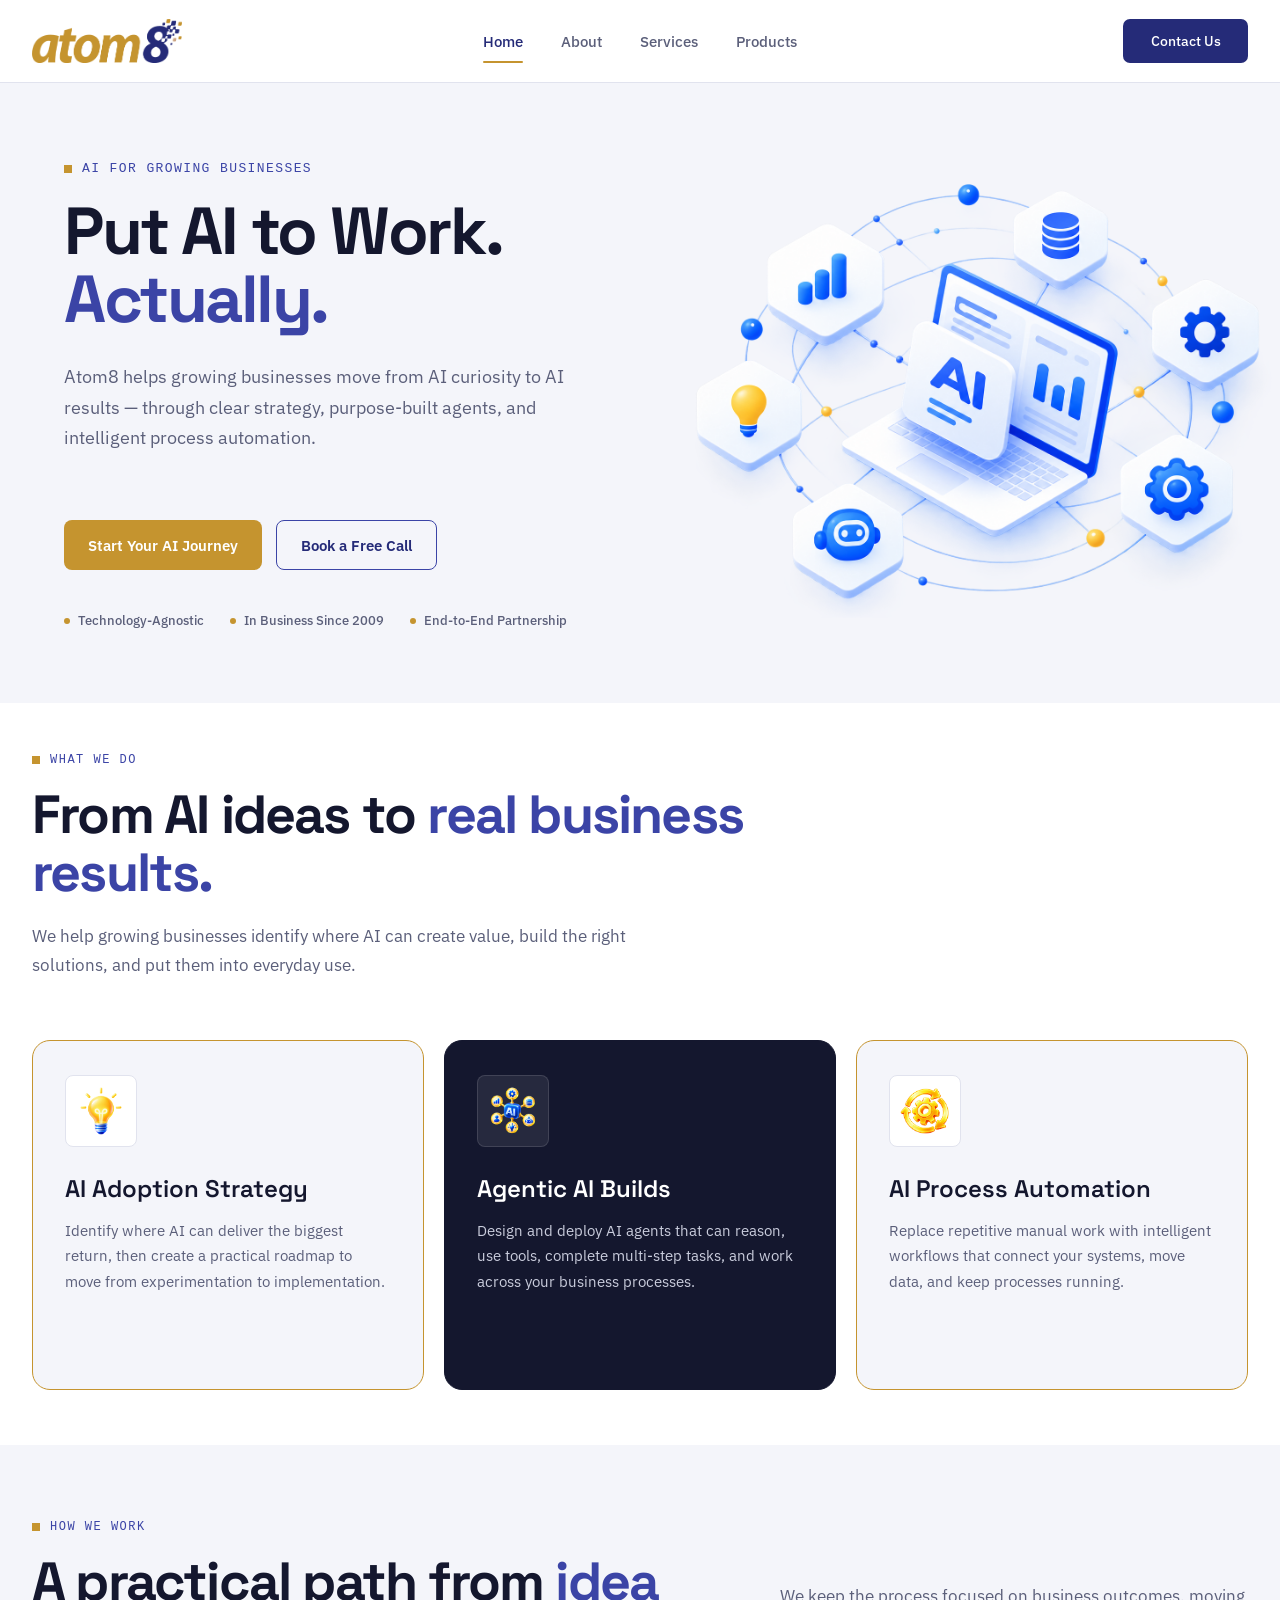
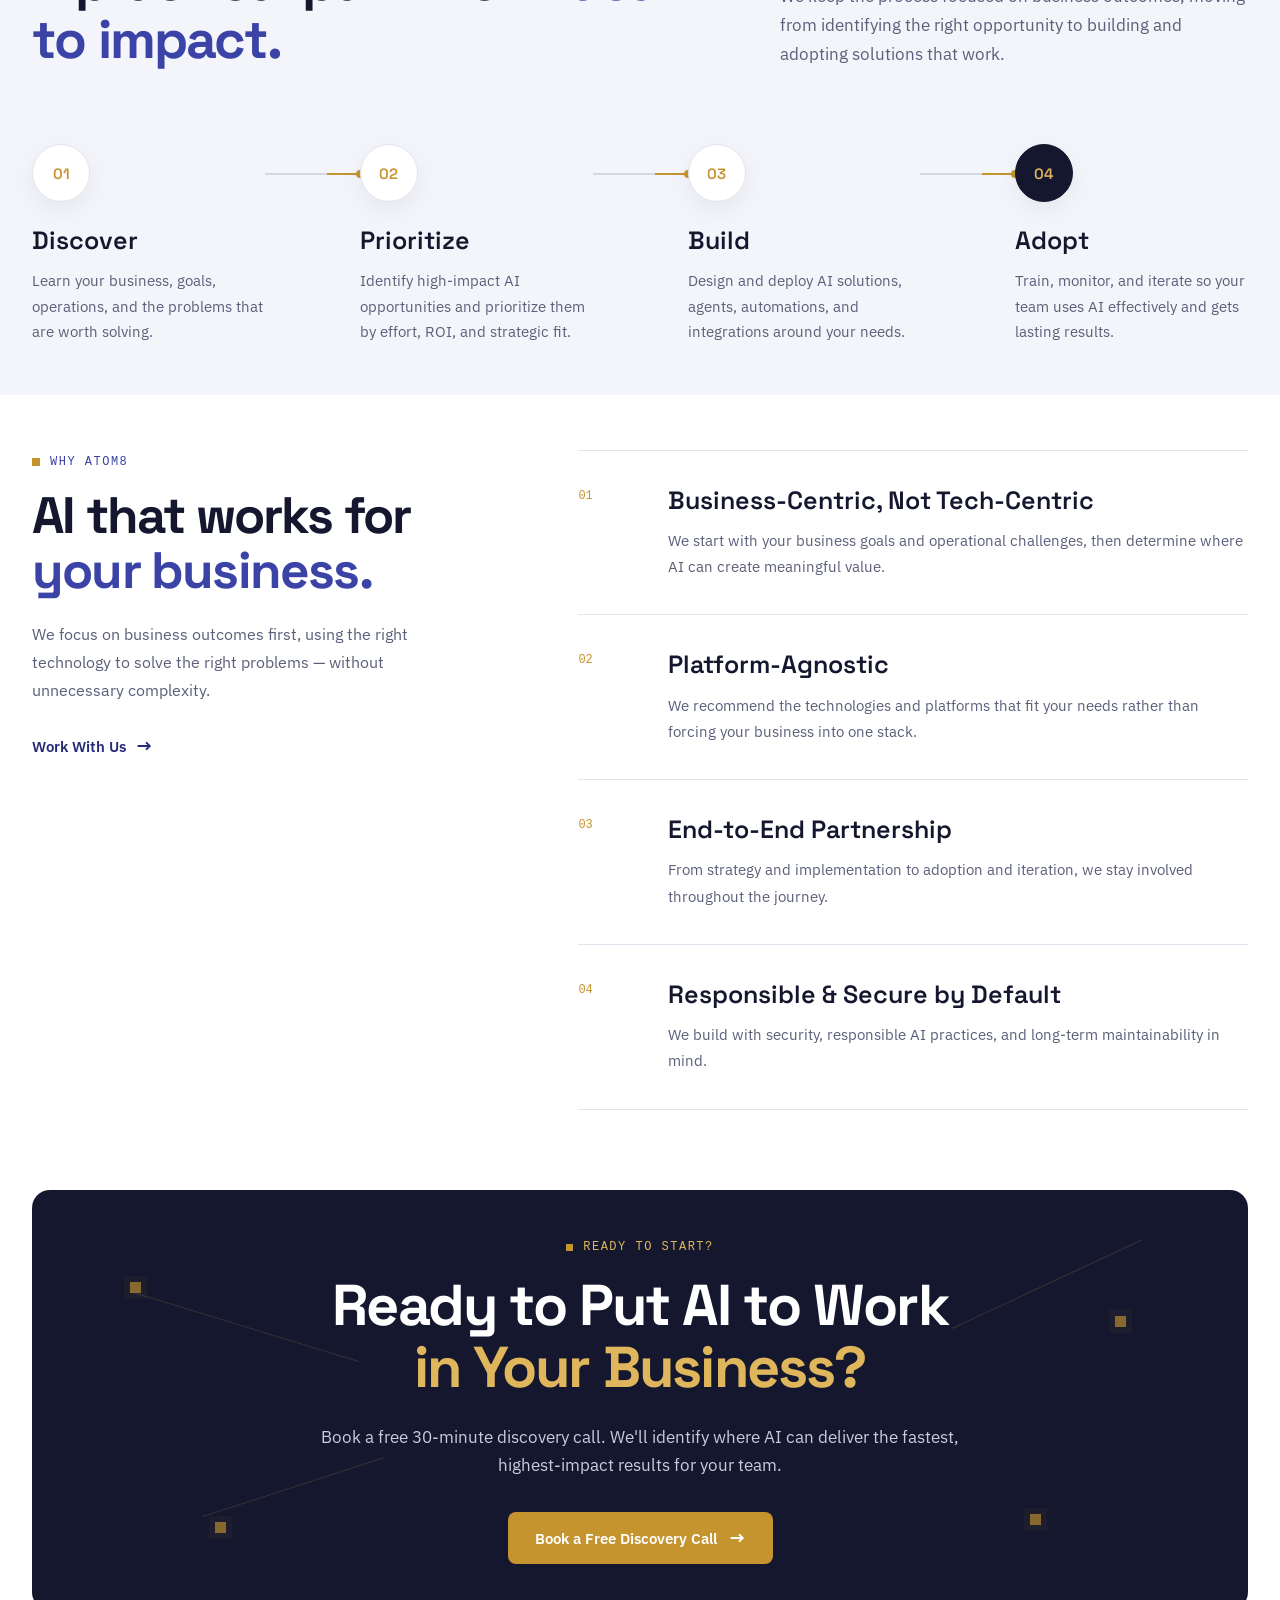
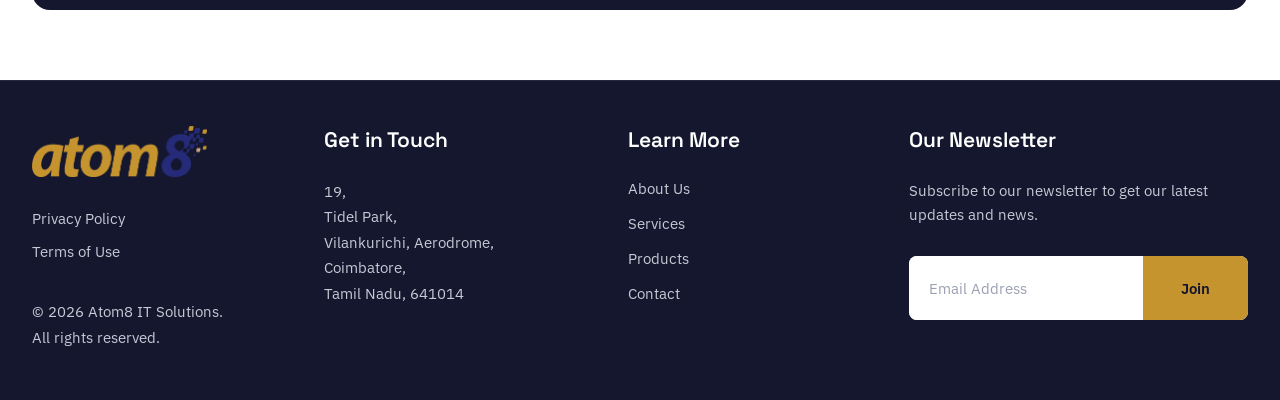
<file: index.html>
<!DOCTYPE html>
<html lang="en">
<head>
    <meta charset="UTF-8">
    <meta name="viewport" content="width=device-width, initial-scale=1.0">
    <title>Atom8 IT Solutions</title>
    <!-- Google Fonts -->
    <link rel="preconnect" href="https://fonts.googleapis.com">
    <link rel="preconnect" href="https://fonts.gstatic.com" crossorigin>
    <link
        href="https://fonts.googleapis.com/css2?family=Space+Grotesk:wght@500;600;700&family=IBM+Plex+Sans:wght@400;500;600&display=swap"
        rel="stylesheet"
    >
    <link rel="stylesheet" href="style.css">
</head>
<body>

    <!-- HEADER -->
    <header class="site-header">
        <div class="header-container">
            <!-- LOGO -->
            <a href="#" class="logo">
                <img src="assets/Atom8-Logo1.png" alt="Atom8 IT Solutions">
            </a>
            <!-- DESKTOP NAVIGATION -->
            <nav class="main-nav">
                <a href="#" class="nav-link active">Home</a>
                <a href="about.html" class="nav-link">About</a>
                <a href="services.html" class="nav-link">Services</a>
                <a href="products.html" class="nav-link">Products</a>
            </nav>
            <!-- CONTACT -->
            <a href="contact.html" class="contact-btn">
                Contact Us
            </a>
            <!-- MOBILE MENU -->
            <button class="menu-btn" id="menuBtn" aria-label="Open menu">
                <span></span>
                <span></span>
                <span></span>
            </button>
        </div>
        <!-- MOBILE NAVIGATION -->
        <nav class="mobile-nav" id="mobileNav">
            <a href="#" class="active">Home</a>
            <a href="about.html">About</a>
            <a href="#services">Services</a>
            <a href="products.html">Products</a>
            <a href="contact.html">Contact Us</a>
        </nav>
    </header>

<!-- ================================
     HERO
================================= -->
<main>
    <section class="hero">
        <div class="hero-container">
            <!-- LEFT CONTENT -->
            <div class="hero-content">
                <span class="hero-label">
                    AI FOR GROWING BUSINESSES
                </span>
                <h1>
                    Put AI to Work.
                    <span>Actually.</span>
                </h1>
                <p>
                    Atom8 helps growing businesses move from AI curiosity
                    to AI results — through clear strategy, purpose-built
                    agents, and intelligent process automation.
                </p>
                <div class="hero-actions">
                    <a href="contact.html" class="hero-btn primary">
                        Start Your AI Journey
                    </a>
                    <a href="contact.html" class="hero-btn secondary">
                        Book a Free Call
                    </a>
                </div>
                <!-- TRUST POINTS -->
                <div class="hero-trust">

                    <div class="trust-item">
                        <span class="trust-dot"></span>
                        Technology-Agnostic
                    </div>
                    <div class="trust-item">
                        <span class="trust-dot"></span>
                        In Business Since 2009
                    </div>
                    <div class="trust-item">
                        <span class="trust-dot"></span>
                        End-to-End Partnership
                    </div>
                </div>
            </div>
            <div class="hero-visual">
                <img
                    src="assets/hero_sections.png"
                    alt="AI solutions and automation"
                    class="hero-image"
                >
            </div>
        </div>
    </section>
    <!-- ================================
        WHAT WE DO
    ================================= -->
    <section class="what-we-do" id="services">
        <div class="section-container">
            <div class="section-heading">
                <span class="section-label">
                    WHAT WE DO
                </span>
                <h2>
                    From AI ideas to
                    <span>real business results.</span>
                </h2>
                <p>
                    We help growing businesses identify where AI can create
                    value, build the right solutions, and put them into
                    everyday use.
                </p>
            </div>
            <div class="services-grid">
                <!-- SERVICE 1 -->
                <article class="service-card">
                    <div class="service-icon">
                        <img
                            src="assets/ai_adoption.png"
                            alt="AI Adoption Strategy"
                        >
                    </div>
                    <h3>
                        AI Adoption Strategy
                    </h3>
                    <p>
                        Identify where AI can deliver the biggest return,
                        then create a practical roadmap to move from
                        experimentation to implementation.
                    </p>
                </article>
                <!-- SERVICE 2 -->
                <article class="service-card featured">
                    <div class="service-icon">
                        <img
                            src="assets/agentic_ai.png"
                            alt="Agentic AI Builds"
                        >
                    </div>
                    <h3>
                        Agentic AI Builds
                    </h3>
                    <p>
                        Design and deploy AI agents that can reason,
                        use tools, complete multi-step tasks, and work
                        across your business processes.
                    </p>
                </article>
                <!-- SERVICE 3 -->
                <article class="service-card">
                    <div class="service-icon">
                        <img
                            src="assets/ai_process.png"
                            alt="AI Process Automation"
                        >
                    </div>
                    <h3>
                        AI Process Automation
                    </h3>
                    <p>
                        Replace repetitive manual work with intelligent
                        workflows that connect your systems, move data,
                        and keep processes running.
                    </p>
                </article>
            </div>
        </div>
    </section>

        <!-- ================================
                HOW WE WORK
        ================================= -->
        <section class="process-section">
            <div class="section-container">
                <div class="process-header">
                    <div>
                        <span class="section-label">
                            HOW WE WORK
                        </span>
                        <h2>
                            A practical path from
                            <span>idea to impact.</span>
                        </h2>
                    </div>
                    <p>
                        We keep the process focused on business outcomes,
                        moving from identifying the right opportunity to
                        building and adopting solutions that work.
                    </p>
                </div>
                <div class="process-flow">
                    <!-- STEP 01 -->
                    <div class="process-step">
                        <div class="process-top">
                            <span class="process-number">01</span>
                            <div class="process-node">
                                <span>01</span>
                            </div>
                        </div>
                        <h3>Discover</h3>
                        <p>
                            Learn your business, goals, operations, and
                            the problems that are worth solving.
                        </p>
                    </div>
                    <div class="process-connector"></div>
                    <!-- STEP 02 -->
                    <div class="process-step">
                        <div class="process-top">
                            <span class="process-number">02</span>
                            <div class="process-node">
                                <span>02</span>
                            </div>
                        </div>
                        <h3>Prioritize</h3>
                        <p>
                            Identify high-impact AI opportunities and
                            prioritize them by effort, ROI, and strategic fit.
                        </p>
                    </div>
                    <div class="process-connector"></div>
                    <!-- STEP 03 -->
                    <div class="process-step">
                        <div class="process-top">
                            <span class="process-number">03</span>
                            <div class="process-node">
                                <span>03</span>
                            </div>
                        </div>
                        <h3>Build</h3>
                        <p>
                            Design and deploy AI solutions, agents,
                            automations, and integrations around your needs.
                        </p>
                    </div>
                    <div class="process-connector"></div>
                    <!-- STEP 04 -->
                    <div class="process-step">
                        <div class="process-top">
                            <span class="process-number">04</span>
                            <div class="process-node">
                                <span>04</span>
                            </div>
                        </div>
                        <h3>Adopt</h3>
                        <p>
                            Train, monitor, and iterate so your team uses
                            AI effectively and gets lasting results.
                        </p>
                    </div>
                </div>
            </div>
        </section>

        <!-- ================================
            WHY ATOM8
        ================================= -->
        <section class="why-atom8" id="about">
            <div class="section-container">
                <div class="why-layout">
                    <!-- LEFT -->
                    <div class="why-heading">
                        <span class="section-label">
                            WHY ATOM8
                        </span>
                        <h2>
                            AI that works for
                            <span>your business.</span>
                        </h2>
                        <p>
                            We focus on business outcomes first, using the
                            right technology to solve the right problems —
                            without unnecessary complexity.
                        </p>
                        <a href="contact.html" class="why-link">
                            Work With Us
                            <span>→</span>
                        </a>
                    </div>
                    <!-- RIGHT -->
                    <div class="why-points">
                        <!-- POINT 01 -->
                        <div class="why-point">
                            <div class="why-point-number">
                                01
                            </div>
                            <div class="why-point-content">
                                <h3>
                                    Business-Centric,
                                    Not Tech-Centric
                                </h3>
                                <p>
                                    We start with your business goals and
                                    operational challenges, then determine
                                    where AI can create meaningful value.
                                </p>
                            </div>
                        </div>
                        <!-- POINT 02 -->
                        <div class="why-point">
                            <div class="why-point-number">
                                02
                            </div>
                            <div class="why-point-content">
                                <h3>
                                    Platform-Agnostic
                                </h3>
                                <p>
                                    We recommend the technologies and
                                    platforms that fit your needs rather
                                    than forcing your business into one stack.
                                </p>
                            </div>
                        </div>
                        <!-- POINT 03 -->
                        <div class="why-point">
                            <div class="why-point-number">
                                03
                            </div>
                            <div class="why-point-content">
                                <h3>
                                    End-to-End Partnership
                                </h3>
                                <p>
                                    From strategy and implementation to
                                    adoption and iteration, we stay involved
                                    throughout the journey.
                                </p>
                            </div>
                        </div>
                        <!-- POINT 04 -->
                        <div class="why-point">
                            <div class="why-point-number">
                                04
                            </div>
                            <div class="why-point-content">
                                <h3>
                                    Responsible & Secure
                                    by Default
                                </h3>
                                <p>
                                    We build with security, responsible AI
                                    practices, and long-term maintainability
                                    in mind.
                                </p>
                            </div>
                        </div>
                    </div>
                </div>
            </div>
        </section>

        <!-- ================================
            FINAL CTA
        ================================= -->
        <section class="final-cta" id="contact">
            <div class="cta-container">
                <!-- NETWORK DECORATION -->
                <div class="cta-network">
                    <span class="cta-node cta-node-1"></span>
                    <span class="cta-node cta-node-2"></span>
                    <span class="cta-node cta-node-3"></span>
                    <span class="cta-node cta-node-4"></span>

                    <span class="cta-line cta-line-1"></span>
                    <span class="cta-line cta-line-2"></span>
                    <span class="cta-line cta-line-3"></span>
                </div>
                <!-- CONTENT -->
                <div class="cta-content">
                    <span class="cta-label">
                        READY TO START?
                    </span>
                    <h2>
                        Ready to Put AI to Work
                        <span>in Your Business?</span>
                    </h2>
                    <p>
                        Book a free 30-minute discovery call. We'll identify
                        where AI can deliver the fastest, highest-impact
                        results for your team.
                    </p>
                    <a href="#" class="cta-button">
                        Book a Free Discovery Call
                        <span>→</span>
                    </a>
                </div>
            </div>
        </section>
</main>
    <script>
        const menuBtn = document.getElementById("menuBtn");
        const mobileNav = document.getElementById("mobileNav");

        menuBtn.addEventListener("click", () => {
            mobileNav.classList.toggle("show");
            menuBtn.classList.toggle("open");
        });
    </script>
    <!-- ================================
        FOOTER
    ================================= -->
    <footer class="site-footer">
        <div class="footer-container">
            <!-- COLUMN 1 : BRAND -->
            <div class="footer-brand">
                <a href="#" class="footer-logo">
                    <img src="assets/Atom8-Logo1.png" alt="Atom8 IT Solutions">
                </a>
                <div class="footer-links">
                    <a href="#">Privacy Policy</a>
                    <a href="#">Terms of Use</a>
                </div>
                <p class="copyright">
                    © 2026 Atom8 IT Solutions.<br>
                    All rights reserved.
                </p>
            </div>
            <!-- COLUMN 2 : GET IN TOUCH -->
            <div class="footer-column">
                <h3>Get in Touch</h3>
                <p class="footer-address">
                    19,<br>
                    Tidel Park,<br>
                    Vilankurichi, Aerodrome,<br>
                    Coimbatore,<br>
                    Tamil Nadu, 641014
                </p>
            </div>
            <!-- COLUMN 3 : LEARN MORE -->
            <div class="footer-column">
                <h3>Learn More</h3>
                <a href="about.html">About Us</a>
                <a href="services.html">Services</a>
                <a href="products.html">Products</a>
                <a href="contact.html">Contact</a>
            </div>
            <!-- COLUMN 4 : NEWSLETTER -->
            <div class="footer-column newsletter">
                <h3>Our Newsletter</h3>
                <p>
                    Subscribe to our newsletter to get our
                    latest updates and news.
                </p>
                <form class="newsletter-form">
                    <input
                        type="email"
                        placeholder="Email Address"
                        aria-label="Email Address"
                    >
                    <button type="submit">
                        Join
                    </button>
                </form>
            </div>
        </div>
    </footer>
</body>
</html>
</file>
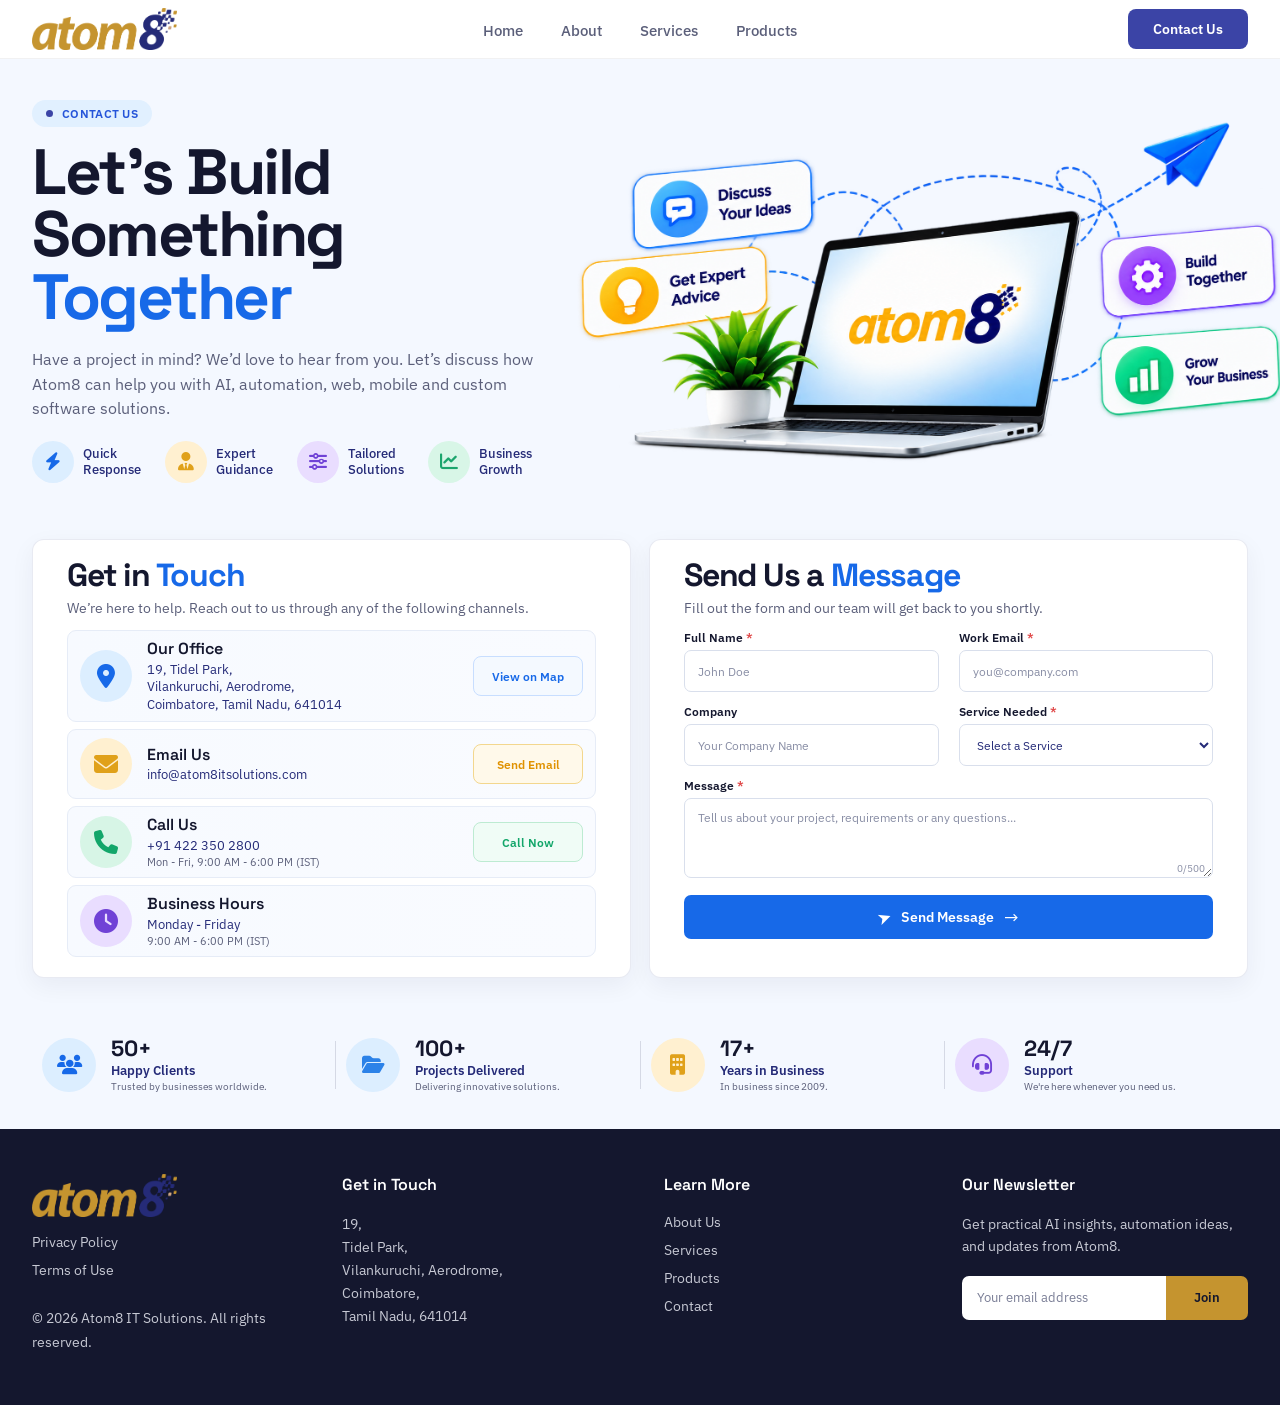
<file: contact.html>
<!DOCTYPE html>
<html lang="en">

<head>
    <meta charset="UTF-8">
    <meta name="viewport" content="width=device-width, initial-scale=1.0">

    <title>Contact Us | Atom8 IT Solutions</title>

    <!-- Google Fonts -->
    <link rel="preconnect" href="https://fonts.googleapis.com">
    <link rel="preconnect" href="https://fonts.gstatic.com" crossorigin>

    <link
        href="https://fonts.googleapis.com/css2?family=IBM+Plex+Mono:wght@400;500;600&family=IBM+Plex+Sans:wght@400;500;600;700&family=Space+Grotesk:wght@400;500;600;700&display=swap"
        rel="stylesheet"
    >

    <link
        rel="stylesheet"
        href="https://cdnjs.cloudflare.com/ajax/libs/font-awesome/6.5.2/css/all.min.css"
    >

    <!-- Contact CSS -->
    <link rel="stylesheet" href="contact.css">
</head>

<body>

    <!-- ================================
         HEADER
    ================================= -->

    <header class="site-header">

        <div class="header-container">

            <!-- LOGO -->
            <a href="index.html" class="logo">
                <img
                    src="assets/Atom8-Logo1.png"
                    alt="Atom8 IT Solutions"
                >
            </a>


            <!-- DESKTOP NAV -->
            <nav class="main-nav">

                <a href="index.html" class="nav-link">
                    Home
                </a>

                <a href="about.html" class="nav-link">
                    About
                </a>

                <a href="services.html" class="nav-link">
                    Services
                </a>

                <a href="products.html" class="nav-link">
                    Products
                </a>

            </nav>


            <!-- CONTACT BUTTON -->
            <a href="contact.html" class="contact-btn active">
                Contact Us
            </a>


            <!-- MOBILE MENU BUTTON -->
            <button
                class="menu-btn"
                id="menuBtn"
                aria-label="Open menu"
                type="button"
            >
                <span></span>
                <span></span>
                <span></span>
            </button>

        </div>


        <!-- MOBILE NAV -->
        <nav class="mobile-nav" id="mobileNav">

            <a href="index.html">
                Home
            </a>

            <a href="about.html">
                About
            </a>

            <a href="services.html">
                Services
            </a>

            <a href="products.html">
                Products
            </a>

            <a href="contact.html" class="active">
                Contact Us
            </a>

        </nav>

    </header>


    <!-- ================================
         MAIN
    ================================= -->

    <main>

    <!-- ================================
         CONTACT HERO
    ================================= -->

    <section class="contact-hero">

        <div class="contact-hero-container">

            <!-- LEFT CONTENT -->
            <div class="contact-hero-content">

                <div class="contact-hero-label">
                    <span></span>
                    CONTACT US
                </div>

                <h1>
                    Let’s Build
                    <br>
                    Something <span>Together</span>
                </h1>

                <p>
                    Have a project in mind? We’d love to hear from you.
                    Let’s discuss how Atom8 can help you with AI,
                    automation, web, mobile and custom software solutions.
                </p>


                <!-- HERO HIGHLIGHTS -->
                <div class="contact-highlights">

                    <div class="contact-highlight">

                        <div class="highlight-icon blue">
                            <i class="fa-solid fa-bolt"></i>
                        </div>

                        <span>
                            Quick<br>
                            Response
                        </span>

                    </div>


                    <div class="contact-highlight">

                        <div class="highlight-icon gold">
                            <i class="fa-solid fa-user-tie"></i>
                        </div>

                        <span>
                            Expert<br>
                            Guidance
                        </span>

                    </div>


                    <div class="contact-highlight">

                        <div class="highlight-icon purple">
                            <i class="fa-solid fa-sliders"></i>
                        </div>

                        <span>
                            Tailored<br>
                            Solutions
                        </span>

                    </div>


                    <div class="contact-highlight">

                        <div class="highlight-icon green">
                            <i class="fa-solid fa-chart-line"></i>
                        </div>

                        <span>
                            Business<br>
                            Growth
                        </span>

                    </div>

                </div>

            </div>


            <!-- RIGHT VISUAL -->
            <div class="contact-hero-visual">

                <img
                    src="assets/contact.png"
                    alt="Atom8 contact and technology solutions"
                    class="contact-hero-image"
                >

            </div>

        </div>

    </section>

    <!-- ================================
     CONTACT DETAILS + FORM
================================= -->

<section class="contact-section">

    <div class="contact-section-container">

        <!-- =========================
             LEFT : GET IN TOUCH
        ========================== -->

        <div class="contact-info-card">

            <div class="contact-section-title">
                Get in <span>Touch</span>
            </div>

            <p class="contact-section-description">
                We’re here to help. Reach out to us through any
                of the following channels.
            </p>


            <!-- OFFICE -->
            <div class="contact-info-item">

                <div class="contact-info-icon office-icon">
                    <i class="fa-solid fa-location-dot"></i>
                </div>

                <div class="contact-info-content">

                    <h3>Our Office</h3>

                    <p>
                        19, Tidel Park,<br>
                        Vilankuruchi, Aerodrome,<br>
                        Coimbatore, Tamil Nadu, 641014
                    </p>

                </div>

                <a
                    href="https://www.google.com/maps/place/TIDEL+Park+Coimbatore+Ltd/@11.0318687,77.0156585,17.88z/data=!4m6!3m5!1s0x3ba85806f7302f11:0xf5109c9f8b2303be!8m2!3d11.0317773!4d77.0187662!16s%2Fm%2F0hr5_8j"
                    target="_blank"
                    class="info-action map-action"
                >
                    View on Map
                </a>

            </div>


            <!-- EMAIL -->
            <div class="contact-info-item">

                <div class="contact-info-icon email-icon">
                    <i class="fa-solid fa-envelope"></i>
                </div>

                <div class="contact-info-content">

                    <h3>Email Us</h3>

                    <p>
                        info@atom8itsolutions.com
                    </p>

                </div>

                <a
                    href="mailto:info@atom8itsolutions.com"
                    class="info-action email-action"
                >
                    Send Email
                </a>

            </div>


            <!-- PHONE -->
            <div class="contact-info-item">

                <div class="contact-info-icon phone-icon">
                    <i class="fa-solid fa-phone"></i>
                </div>

                <div class="contact-info-content">

                    <h3>Call Us</h3>

                    <p>
                        +91 422 350 2800
                    </p>

                    <small>
                        Mon - Fri, 9:00 AM - 6:00 PM (IST)
                    </small>

                </div>

                <a
                    href="tel:+914223502800"
                    class="info-action phone-action"
                >
                    Call Now
                </a>

            </div>


            <!-- BUSINESS HOURS -->
            <div class="contact-info-item">

                <div class="contact-info-icon hours-icon">
                    <i class="fa-solid fa-clock"></i>
                </div>

                <div class="contact-info-content">

                    <h3>Business Hours</h3>

                    <p>
                        Monday - Friday
                    </p>

                    <small>
                        9:00 AM - 6:00 PM (IST)
                    </small>

                </div>

            </div>

        </div>


        <!-- =========================
             RIGHT : MESSAGE FORM
        ========================== -->

        <div class="contact-form-card">

            <div class="contact-section-title">
                Send Us a <span>Message</span>
            </div>

            <p class="contact-section-description">
                Fill out the form and our team will get back to you shortly.
            </p>


            <form class="contact-form" id="contactForm">

                <!-- ROW 1 -->
                <div class="form-row">

                    <div class="form-group">

                        <label for="fullName">
                            Full Name <span>*</span>
                        </label>

                        <input
                            type="text"
                            id="fullName"
                            name="fullName"
                            placeholder="John Doe"
                            autocomplete="name"
                            required
                        >

                    </div>


                    <div class="form-group">

                        <label for="workEmail">
                            Work Email <span>*</span>
                        </label>

                        <input
                            type="email"
                            id="workEmail"
                            name="workEmail"
                            placeholder="you@company.com"
                            autocomplete="email"
                            required
                        >

                    </div>

                </div>


                <!-- ROW 2 -->
                <div class="form-row">

                    <div class="form-group">

                        <label for="company">
                            Company
                        </label>

                        <input
                            type="text"
                            id="company"
                            name="company"
                            placeholder="Your Company Name"
                            autocomplete="organization"
                        >

                    </div>


                    <div class="form-group">

                        <label for="service">
                            Service Needed <span>*</span>
                        </label>

                        <select
                            id="service"
                            name="service"
                            required
                        >

                            <option value="" selected disabled>
                                Select a Service
                            </option>

                            <option value="ai-automation">
                                AI & Automation
                            </option>

                            <option value="web-development">
                                Web Development
                            </option>

                            <option value="mobile-app">
                                Mobile App Development
                            </option>

                            <option value="cloud-devops">
                                Cloud & DevOps
                            </option>

                            <option value="custom-software">
                                Custom Software Development
                            </option>

                            <option value="whatsapp-automation">
                                WhatsApp & Business Automation
                            </option>

                        </select>

                    </div>

                </div>


                <!-- MESSAGE -->
                <div class="form-group form-message">

                    <label for="message">
                        Message <span>*</span>
                    </label>

                    <textarea
                        id="message"
                        name="message"
                        rows="5"
                        maxlength="500"
                        placeholder="Tell us about your project, requirements or any questions..."
                        required
                    ></textarea>

                    <div class="message-counter">
                        0/500
                    </div>

                </div>


                <!-- SUBMIT -->
                <button
                    type="submit"
                    class="send-message-btn"
                >
                    <span>➤</span>
                    Send Message
                    <strong>→</strong>
                </button>

            </form>

        </div>

    </div>

</section>

<!-- ================================
     CONTACT STATS
================================= -->

<section class="contact-stats">

    <div class="contact-stats-container">

        <!-- STAT 1 -->
        <div class="contact-stat">

            <div class="contact-stat-icon blue">
                <i class="fa-solid fa-users"></i>
            </div>

            <div class="contact-stat-content">
                <strong>50+</strong>
                <span>Happy Clients</span>
                <small>Trusted by businesses worldwide.</small>
            </div>

        </div>


        <div class="contact-stat-divider"></div>


        <!-- STAT 2 -->
        <div class="contact-stat">

            <div class="contact-stat-icon sky">
                <i class="fa-solid fa-folder-open"></i>
            </div>

            <div class="contact-stat-content">
                <strong>100+</strong>
                <span>Projects Delivered</span>
                <small>Delivering innovative solutions.</small>
            </div>

        </div>


        <div class="contact-stat-divider"></div>


        <!-- STAT 3 -->
        <div class="contact-stat">

            <div class="contact-stat-icon gold">
                <i class="fa-solid fa-building"></i>
            </div>

            <div class="contact-stat-content">
                <strong>17+</strong>
                <span>Years in Business</span>
                <small>In business since 2009.</small>
            </div>

        </div>


        <div class="contact-stat-divider"></div>


        <!-- STAT 4 -->
        <div class="contact-stat">

            <div class="contact-stat-icon purple">
                <i class="fa-solid fa-headset"></i>
            </div>

            <div class="contact-stat-content">
                <strong>24/7</strong>
                <span>Support</span>
                <small>We're here whenever you need us.</small>
            </div>

        </div>

    </div>

</section>

</main>


    <!-- ================================
         FOOTER
    ================================= -->

    <footer class="site-footer">

        <div class="footer-container">


            <!-- BRAND -->
            <div class="footer-brand">

                <a href="index.html" class="footer-logo">

                    <img
                        src="assets/Atom8-Logo1.png"
                        alt="Atom8 IT Solutions"
                    >

                </a>


                <div class="footer-links">

                    <a href="#">
                        Privacy Policy
                    </a>

                    <a href="#">
                        Terms of Use
                    </a>

                </div>


                <p class="copyright">
                    © 2026 Atom8 IT Solutions.
                    All rights reserved.
                </p>

            </div>


            <!-- GET IN TOUCH -->
            <div class="footer-column">

                <h3>
                    Get in Touch
                </h3>

                <p class="footer-address">
                    19,<br>
                    Tidel Park,<br>
                    Vilankuruchi, Aerodrome,<br>
                    Coimbatore,<br>
                    Tamil Nadu, 641014
                </p>

            </div>


            <!-- LEARN MORE -->
            <div class="footer-column">

                <h3>
                    Learn More
                </h3>

                <a href="about.html">
                    About Us
                </a>

                <a href="services.html">
                    Services
                </a>

                <a href="products.html">
                    Products
                </a>

                <a href="contact.html">
                    Contact
                </a>

            </div>


            <!-- NEWSLETTER -->
            <div class="footer-column footer-newsletter">

                <h3>
                    Our Newsletter
                </h3>

                <p>
                    Get practical AI insights, automation ideas,
                    and updates from Atom8.
                </p>


                <div class="newsletter-form">

                    <input
                        type="email"
                        placeholder="Your email address"
                    >

                    <button type="button">
                        Join
                    </button>

                </div>

            </div>

        </div>

    </footer>


    <!-- ================================
         MOBILE MENU SCRIPT
    ================================= -->

    <script>

        const menuBtn = document.getElementById("menuBtn");
        const mobileNav = document.getElementById("mobileNav");

        menuBtn.addEventListener("click", () => {

            mobileNav.classList.toggle("show");
            mobileNav.classList.toggle("open");

            menuBtn.classList.toggle("active");

        });

    </script>

</body>

</html>
</file>
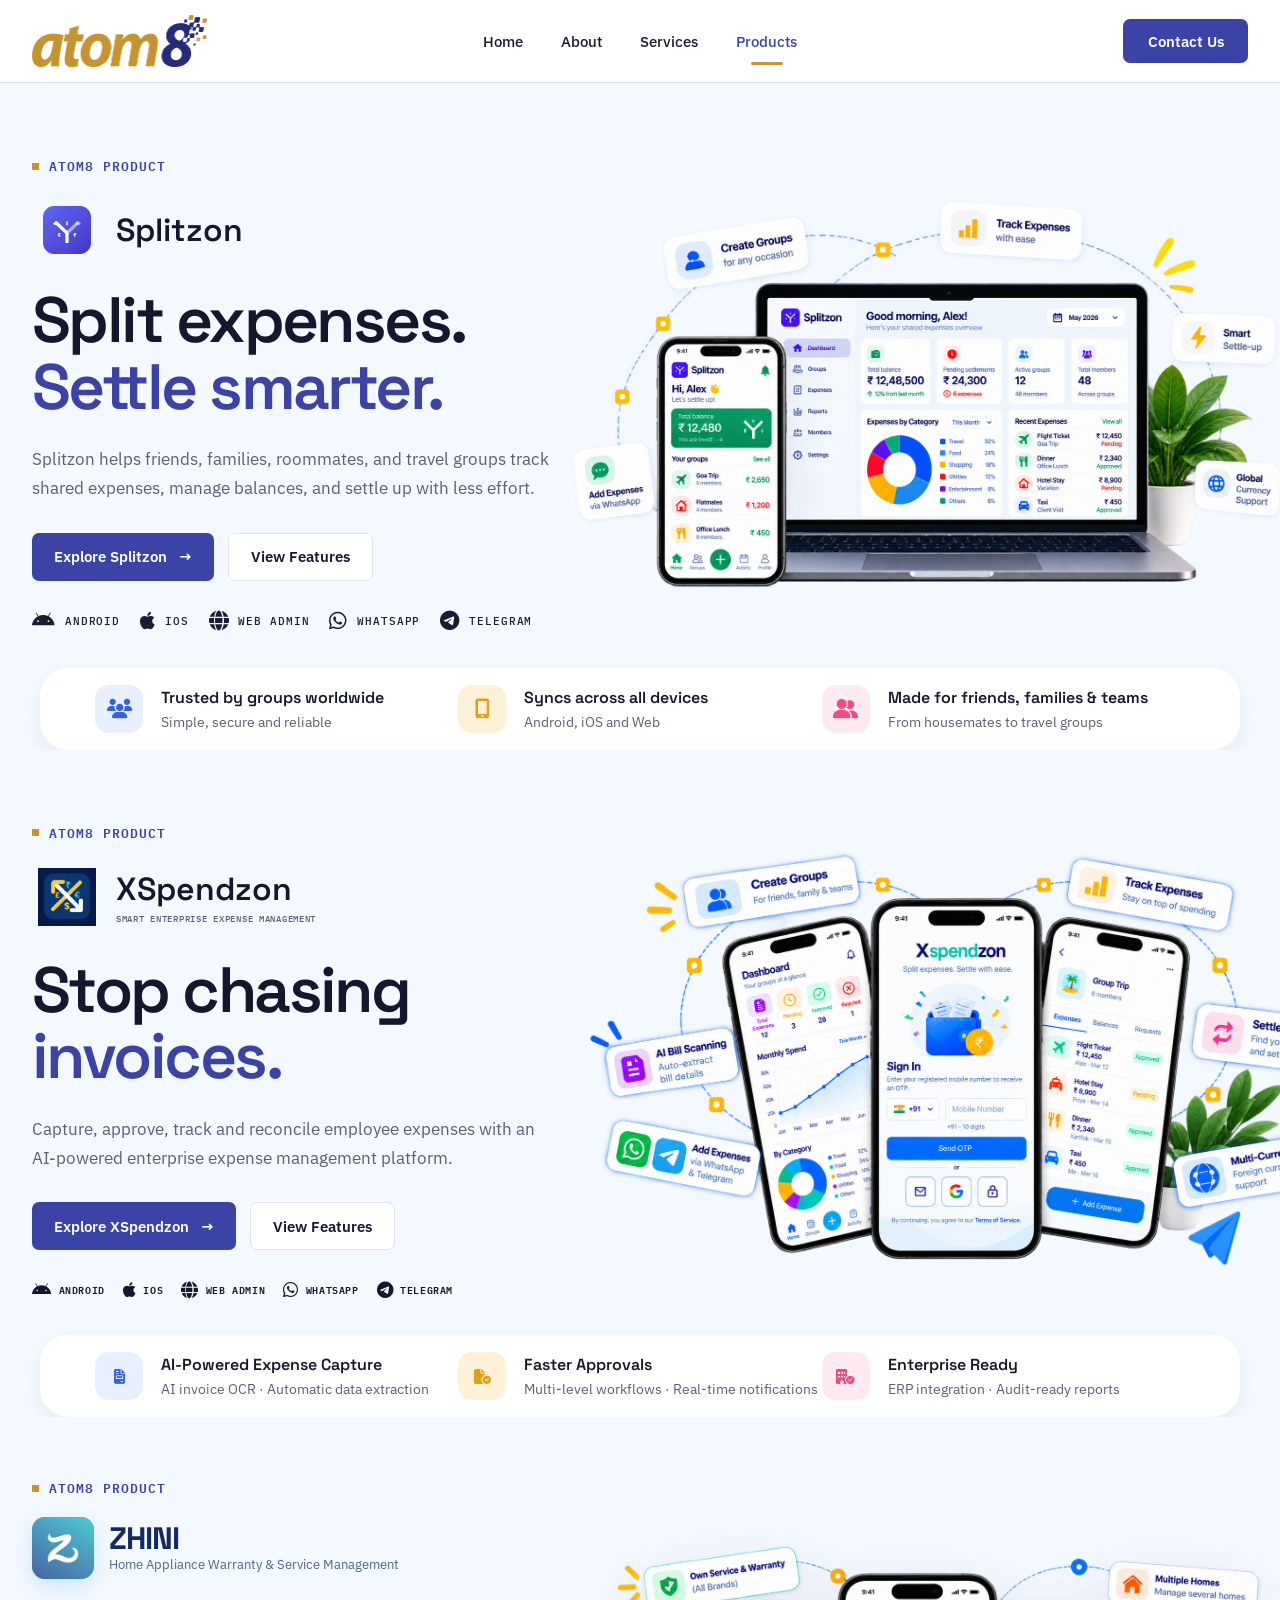
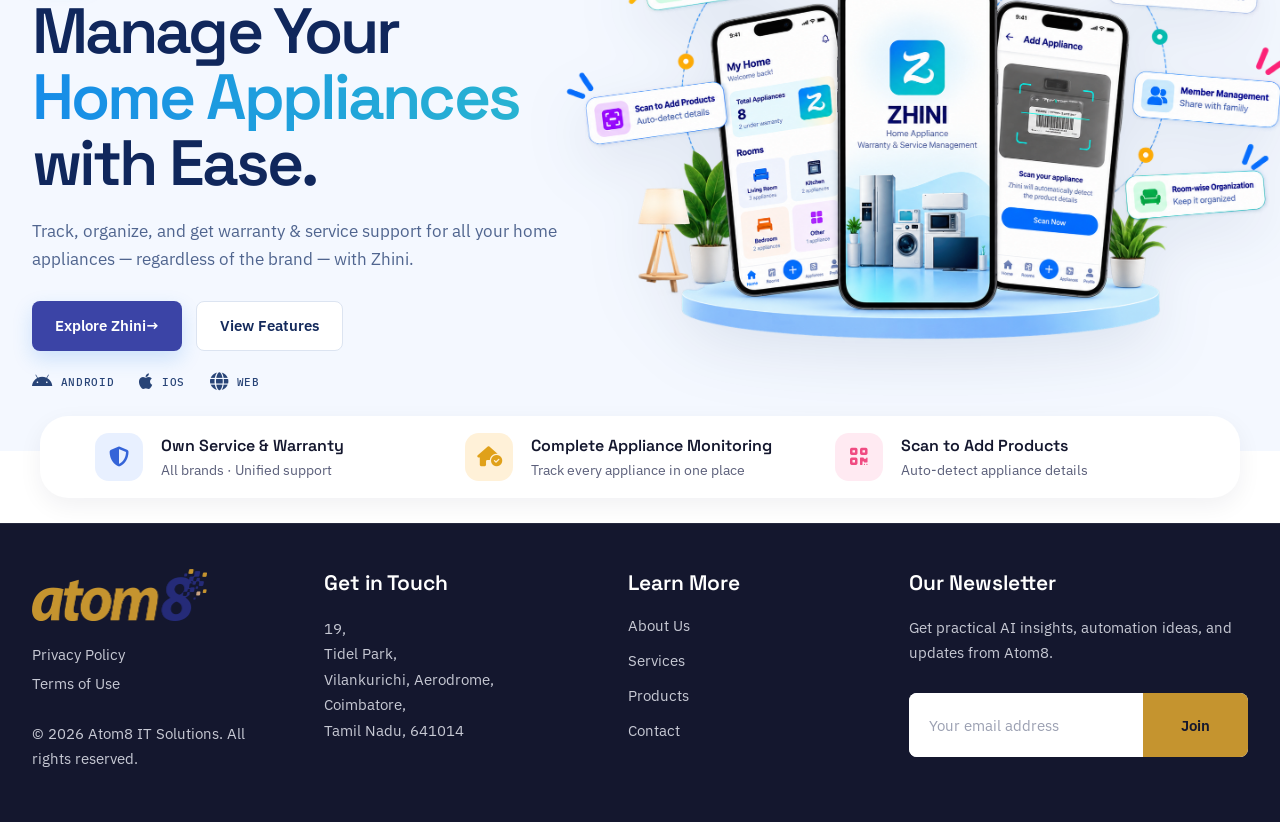
<file: products.html>
<!DOCTYPE html>
<html lang="en">
<head>
    <meta charset="UTF-8">
    <meta name="viewport" content="width=device-width, initial-scale=1.0">

    <title>Products | Atom8 IT Solutions</title>

    <!-- Google Fonts -->
    <link rel="preconnect" href="https://fonts.googleapis.com">
    <link rel="preconnect" href="https://fonts.gstatic.com" crossorigin>

    <link href="https://fonts.googleapis.com/css2?family=IBM+Plex+Mono:wght@400;500;600&family=IBM+Plex+Sans:wght@400;500;600;700&family=Space+Grotesk:wght@400;500;600;700&display=swap" rel="stylesheet">
    <link rel="stylesheet"
      href="https://cdnjs.cloudflare.com/ajax/libs/font-awesome/6.7.2/css/all.min.css">

    <!-- Product CSS -->
    <link rel="stylesheet" href="products.css">
</head>

<body>

    <!-- ================================
         HEADER
    ================================= -->

    <header class="site-header">
        <div class="header-container">

            <a href="index.html" class="logo">
                <img src="assets/Atom8-Logo1.png" alt="Atom8 IT Solutions">
            </a>

            <nav class="main-nav">
                <a href="index.html" class="nav-link">Home</a>
                <a href="about.html" class="nav-link">About</a>
                <a href="services.html" class="nav-link">Services</a>
                <a href="products.html" class="nav-link active">Products</a>
            </nav>

            <a href="contact.html" class="contact-btn">
                Contact Us
            </a>

            <button class="menu-btn" id="menuBtn" aria-label="Open menu">
                <span></span>
                <span></span>
                <span></span>
            </button>

        </div>

        <!-- Mobile Navigation -->
        <nav class="mobile-nav" id="mobileNav">
            <a href="index.html">Home</a>
            <a href="about.html">About</a>
            <a href="services.html">Services</a>
            <a href="products.html" class="active">Products</a>
            <a href="contact.html">Contact Us</a>
        </nav>
    </header>

    <main>

    <main>

    <!-- ================================
         SPLITZON PRODUCT HERO
    ================================= -->
    <section class="product-hero">
        <div class="product-hero-container">
            <!-- LEFT CONTENT -->
            <div class="product-hero-content">
                <span class="product-label">
                    ATOM8 PRODUCT
                </span>
                <div class="splitzon-product-name">
                    <div class="splitzon-product-icon">
                        <img src="assets/logo.png" alt="Splitzon">
                    </div>
                    <span>Splitzon</span>
                </div>
                <h1>
                    Split expenses.
                    <span>Settle smarter.</span>
                </h1>
                <p>
                    Splitzon helps friends, families, roommates, and travel
                    groups track shared expenses, manage balances, and
                    settle up with less effort.
                </p>
                <div class="product-hero-actions">
                    <a href="https://splitzon.co.in" class="product-primary-btn">
                        Explore Splitzon
                        <span>→</span>
                    </a>
                    <a href="https://splitzon.co.in/features" class="product-secondary-btn">
                        View Features
                    </a>
                </div>
                <div class="product-platforms">
                    <span>
                    <i class="fa-brands fa-android"></i>
                    ANDROID
                </span>
                <span>
                    <i class="fa-brands fa-apple"></i>
                    IOS
                </span>
                <span>
                    <i class="fa-solid fa-globe"></i>
                    WEB ADMIN
                </span>
                <span>
                    <i class="fa-brands fa-whatsapp"></i>
                    WHATSAPP
                </span>
                <span>
                    <i class="fa-brands fa-telegram"></i>
                    TELEGRAM
                </span>
                </div>
            </div>
            <!-- RIGHT VISUAL -->
            <div class="product-hero-visual">
                <img
                    src="assets/laptop_mobile.png"
                    alt="Splitzon on laptop and mobile"
                    class="splitzon-device-image"
                >
            </div>
        </div>
        <!-- HERO TRUST STRIP -->
        <div class="product-trust-strip">
            <div class="trust-item">
                <div class="trust-icon trust-blue">
                    <i class="fa-solid fa-users"></i>
                </div>
                <div class="trust-content">
                    <strong>Trusted by groups worldwide</strong>
                    <span>Simple, secure and reliable</span>
                </div>
            </div>
            <div class="trust-divider"></div>
            <div class="trust-item">
                <div class="trust-icon trust-gold">
                    <i class="fa-solid fa-mobile-screen-button"></i>
                </div>
                <div class="trust-content">
                    <strong>Syncs across all devices</strong>
                    <span>Android, iOS and Web</span>
                </div>
            </div>
            <div class="trust-divider"></div>
            <div class="trust-item">
                <div class="trust-icon trust-pink">
                    <i class="fa-solid fa-user-group"></i>
                </div>
                <div class="trust-content">
                    <strong>Made for friends, families &amp; teams</strong>
                    <span>From housemates to travel groups</span>
                </div>
            </div>
        </div>
    </section>
    <section class="xpendzon-hero">

    <div class="xpendzon-hero-container">

        <!-- LEFT CONTENT -->
        <div class="xpendzon-hero-content">

            <span class="xpendzon-label">
                ATOM8 PRODUCT
            </span>

            <div class="xpendzon-product-name">

                <div class="xpendzon-product-icon">
                    <img src="assets/app_icon.png" alt="Xpendzon">
                </div>

                <div>
                    <span>XSpendzon</span>
                    <small>SMART ENTERPRISE EXPENSE MANAGEMENT</small>
                </div>

            </div>

            <h1>
                Stop chasing
                <span>invoices.</span>
            </h1>

            <p>
                Capture, approve, track and reconcile employee expenses
                with an AI-powered enterprise expense management platform.
            </p>

            <div class="xpendzon-hero-actions">

                <a href="https://xspendzon.com/" class="product-primary-btn">
                    Explore XSpendzon
                    <span>→</span>
                </a>

                <a href="https://xspendzon.com/features" class="xpendzon-secondary-btn">
                    View Features
                </a>

            </div>

            <div class="xpendzon-platforms">
                <span>
                    <i class="fa-brands fa-android"></i>
                    ANDROID
                </span>
                <span>
                    <i class="fa-brands fa-apple"></i>
                    IOS
                </span>
                <span>
                    <i class="fa-solid fa-globe"></i>
                    WEB ADMIN
                </span>
                <span>
                    <i class="fa-brands fa-whatsapp"></i>
                    WHATSAPP
                </span>
                <span>
                    <i class="fa-brands fa-telegram"></i>
                    TELEGRAM
                </span>
            </div>

        </div>


        <div class="xpendzon-hero-visual">
            <img
                src="assets/xspendzon_mobile.png"
                alt="Xpendzon mobile application"
                class="xpendzon-mobile-image"
            >
        </div>

    </div>

    <!-- TRUST STRIP MUST BE HERE -->
    <div class="xpendzon-trust-strip">
        <div class="xpendzon-trust-item">
            <div class="xpendzon-trust-icon xpendzon-blue">
                <i class="fa-solid fa-file-invoice"></i>
            </div>
            <div class="xpendzon-trust-content">
                <strong>AI-Powered Expense Capture</strong>
                <span>AI invoice OCR · Automatic data extraction</span>
            </div>
        </div>
        <div class="xpendzon-trust-item">
            <div class="xpendzon-trust-icon xpendzon-gold">
                <i class="fa-solid fa-file-circle-check"></i>
            </div>
            <div class="xpendzon-trust-content">
                <strong>Faster Approvals</strong>
                <span>Multi-level workflows · Real-time notifications</span>
            </div>
        </div>
        <div class="xpendzon-trust-item">
            <div class="xpendzon-trust-icon xpendzon-pink">
                <i class="fa-solid fa-building-circle-check"></i>
            </div>
            <div class="xpendzon-trust-content">
                <strong>Enterprise Ready</strong>
                <span>ERP integration · Audit-ready reports</span>
            </div>
        </div>
    </div>

</section>
<section>
<!-- ==================== ZHINI HERO ==================== -->
<div class="zhini-hero">

    <div class="zhini-hero-container">

        <!-- LEFT CONTENT -->
        <div class="zhini-hero-content">

             <span class="xpendzon-label">
                ATOM8 PRODUCT
            </span>


            <div class="zhini-product-name">

                <div class="zhini-logo-box">
                    <img src="assets/zhini_logo.png" alt="Zhini">
                </div>

                <div class="zhini-name-content">
                    <strong>ZHINI</strong>

                    <small>
                        Home Appliance Warranty &amp; Service Management
                    </small>
                </div>

            </div>


            <h2>
                Manage Your
                <span>Home Appliances</span>
                with Ease.
            </h2>


            <p>
                Track, organize, and get warranty &amp; service support
                for all your home appliances — regardless of the brand —
                with Zhini.
            </p>


            <!-- BUTTONS -->
            <div class="zhini-hero-actions">

                <a href="#" class="zhini-primary-btn">
                    Explore Zhini
                    <span>→</span>
                </a>

                <a href="#zhini-features" class="zhini-secondary-btn">
                    View Features
                </a>

            </div>


            <!-- PLATFORMS -->
            <div class="zhini-platforms">

                <span>
                    <i class="fa-brands fa-android"></i>
                    ANDROID
                </span>

                <span>
                    <i class="fa-brands fa-apple"></i>
                    IOS
                </span>

                <span>
                    <i class="fa-solid fa-globe"></i>
                    WEB
                </span>

            </div>

        </div>


        <!-- RIGHT VISUAL -->
        <div class="zhini-hero-visual">

            <div class="zhini-glow"></div>

            <div class="zhini-device-wrap">

                <img
                    src="assets/zhini_mobile.png"
                    alt="Zhini home appliance management app"
                    class="zhini-device-image"
                >

            </div>

        </div>

    </div>

</div>
<!-- ZHINI TRUST STRIP -->
<div class="zhini-trust-strip">

    <div class="zhini-trust-item">
        <div class="trust-icon trust-blue">
            <i class="fa-solid fa-shield-halved"></i>
        </div>
        <div class="zhini-trust-content">
            <strong>Own Service &amp; Warranty</strong>
            <span>All brands · Unified support</span>
        </div>

    </div>


    <div class="zhini-trust-item">

        <div class="trust-icon trust-gold">
            <i class="fa-solid fa-house-circle-check"></i>
        </div>

        <div class="zhini-trust-content">
            <strong>Complete Appliance Monitoring</strong>
            <span>Track every appliance in one place</span>
        </div>

    </div>


    <div class="zhini-trust-item">

        <div class="trust-icon trust-pink">
            <i class="fa-solid fa-qrcode"></i>
        </div>

        <div class="zhini-trust-content">
            <strong>Scan to Add Products</strong>
            <span>Auto-detect appliance details</span>
        </div>

    </div>

</div>
</section>
</main>


    <!-- ================================
         FOOTER
    ================================= -->

    <footer class="site-footer">

        <div class="footer-container">

            <!-- BRAND -->
            <div class="footer-brand">

                <a href="index.html" class="footer-logo">
                    <img src="assets/Atom8-Logo1.png" alt="Atom8 IT Solutions">
                </a>

                <div class="footer-links">
                    <a href="#">Privacy Policy</a>
                    <a href="#">Terms of Use</a>
                </div>

                <p class="copyright">
                    © 2026 Atom8 IT Solutions. All rights reserved.
                </p>

            </div>


            <!-- GET IN TOUCH -->
            <div class="footer-column">

                <h3>Get in Touch</h3>

                <p class="footer-address">
                    19,<br>
                    Tidel Park,<br>
                    Vilankurichi, Aerodrome,<br>
                    Coimbatore,<br>
                    Tamil Nadu, 641014
                </p>

            </div>


            <!-- LEARN MORE -->
            <div class="footer-column">

                <h3>Learn More</h3>

                <a href="about.html">About Us</a>
                <a href="services.html">Services</a>
                <a href="products.html">Products</a>
                <a href="contact.html">Contact</a>

            </div>


            <!-- NEWSLETTER -->
            <div class="footer-column newsletter">

                <h3>Our Newsletter</h3>

                <p>
                    Get practical AI insights, automation ideas,
                    and updates from Atom8.
                </p>

                <div class="newsletter-form">

                    <input
                        type="email"
                        placeholder="Your email address"
                    >

                    <button type="button">
                        Join
                    </button>

                </div>

            </div>

        </div>

    </footer>


    <!-- ================================
         MOBILE MENU
    ================================= -->

    <script>
        const menuBtn = document.getElementById("menuBtn");
        const mobileNav = document.getElementById("mobileNav");

        menuBtn.addEventListener("click", () => {
            mobileNav.classList.toggle("open");
            menuBtn.classList.toggle("active");
        });
    </script>

</body>
</html>
</file>
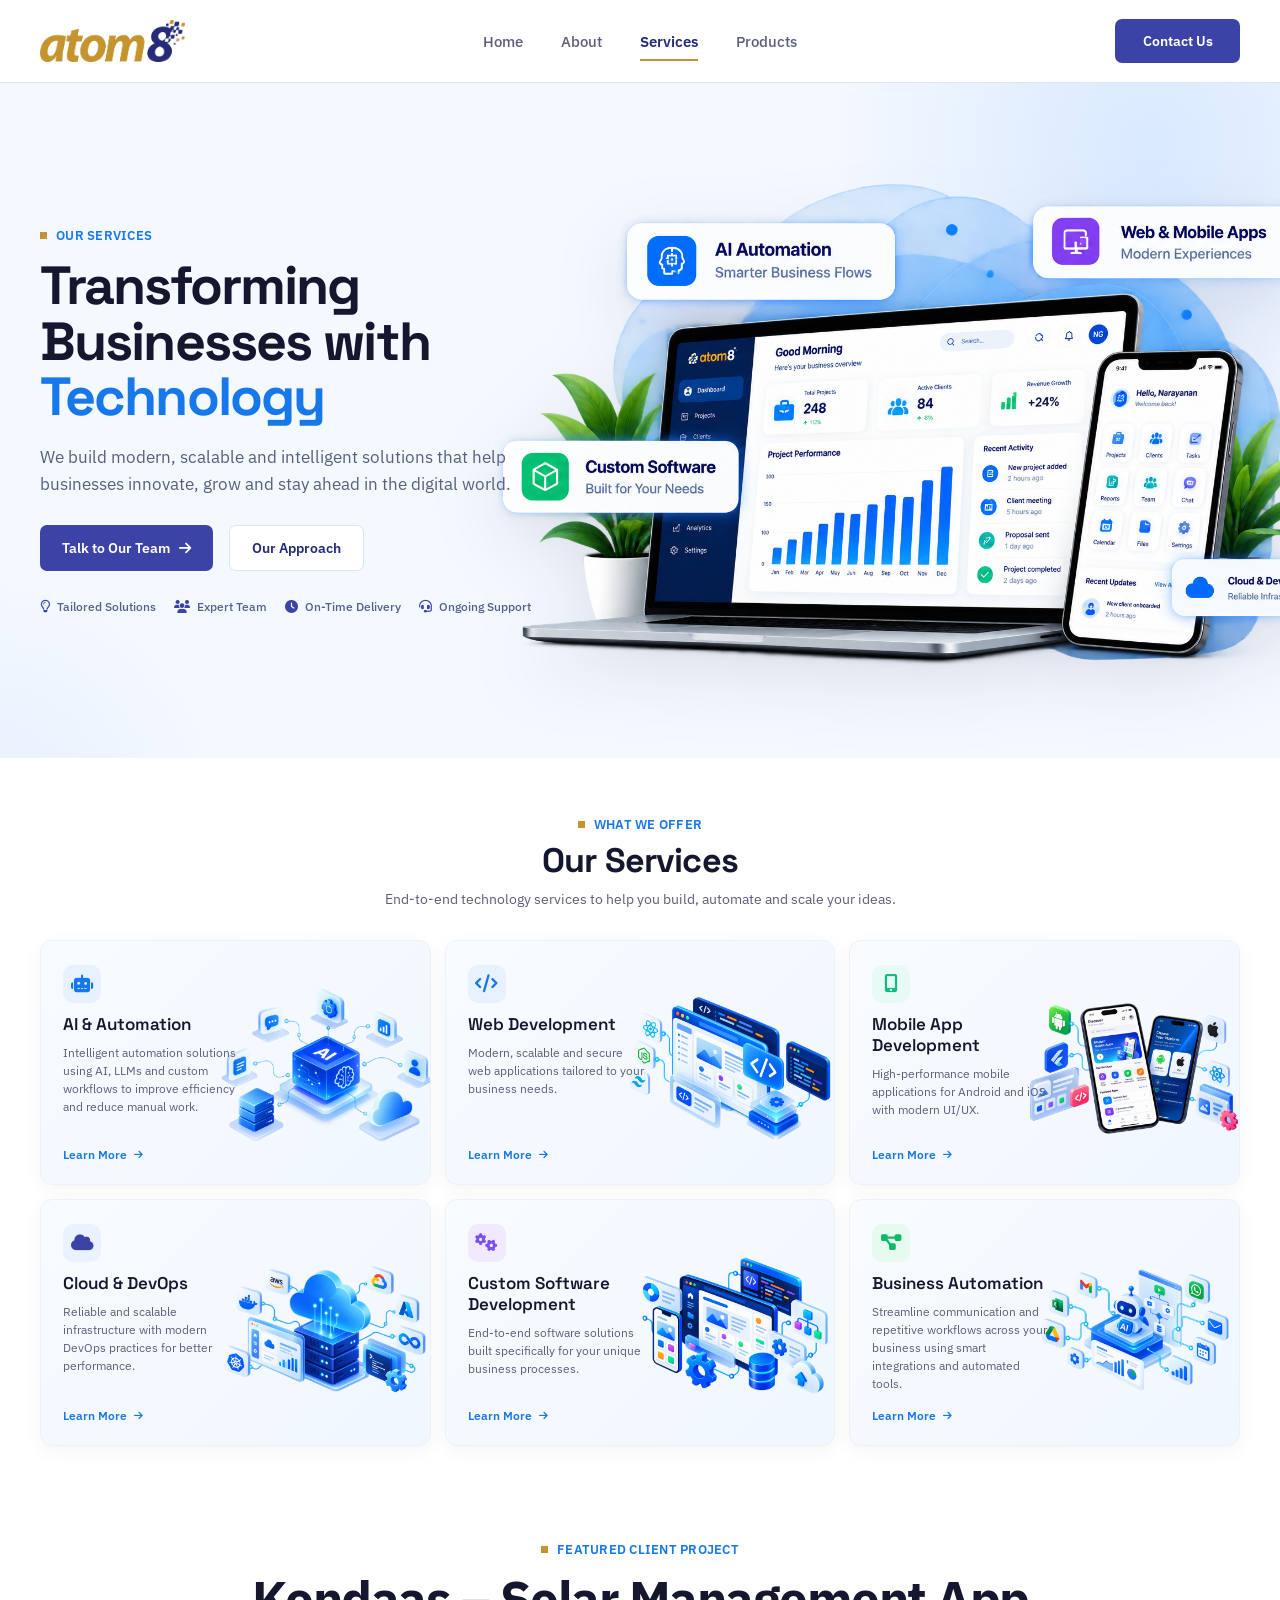
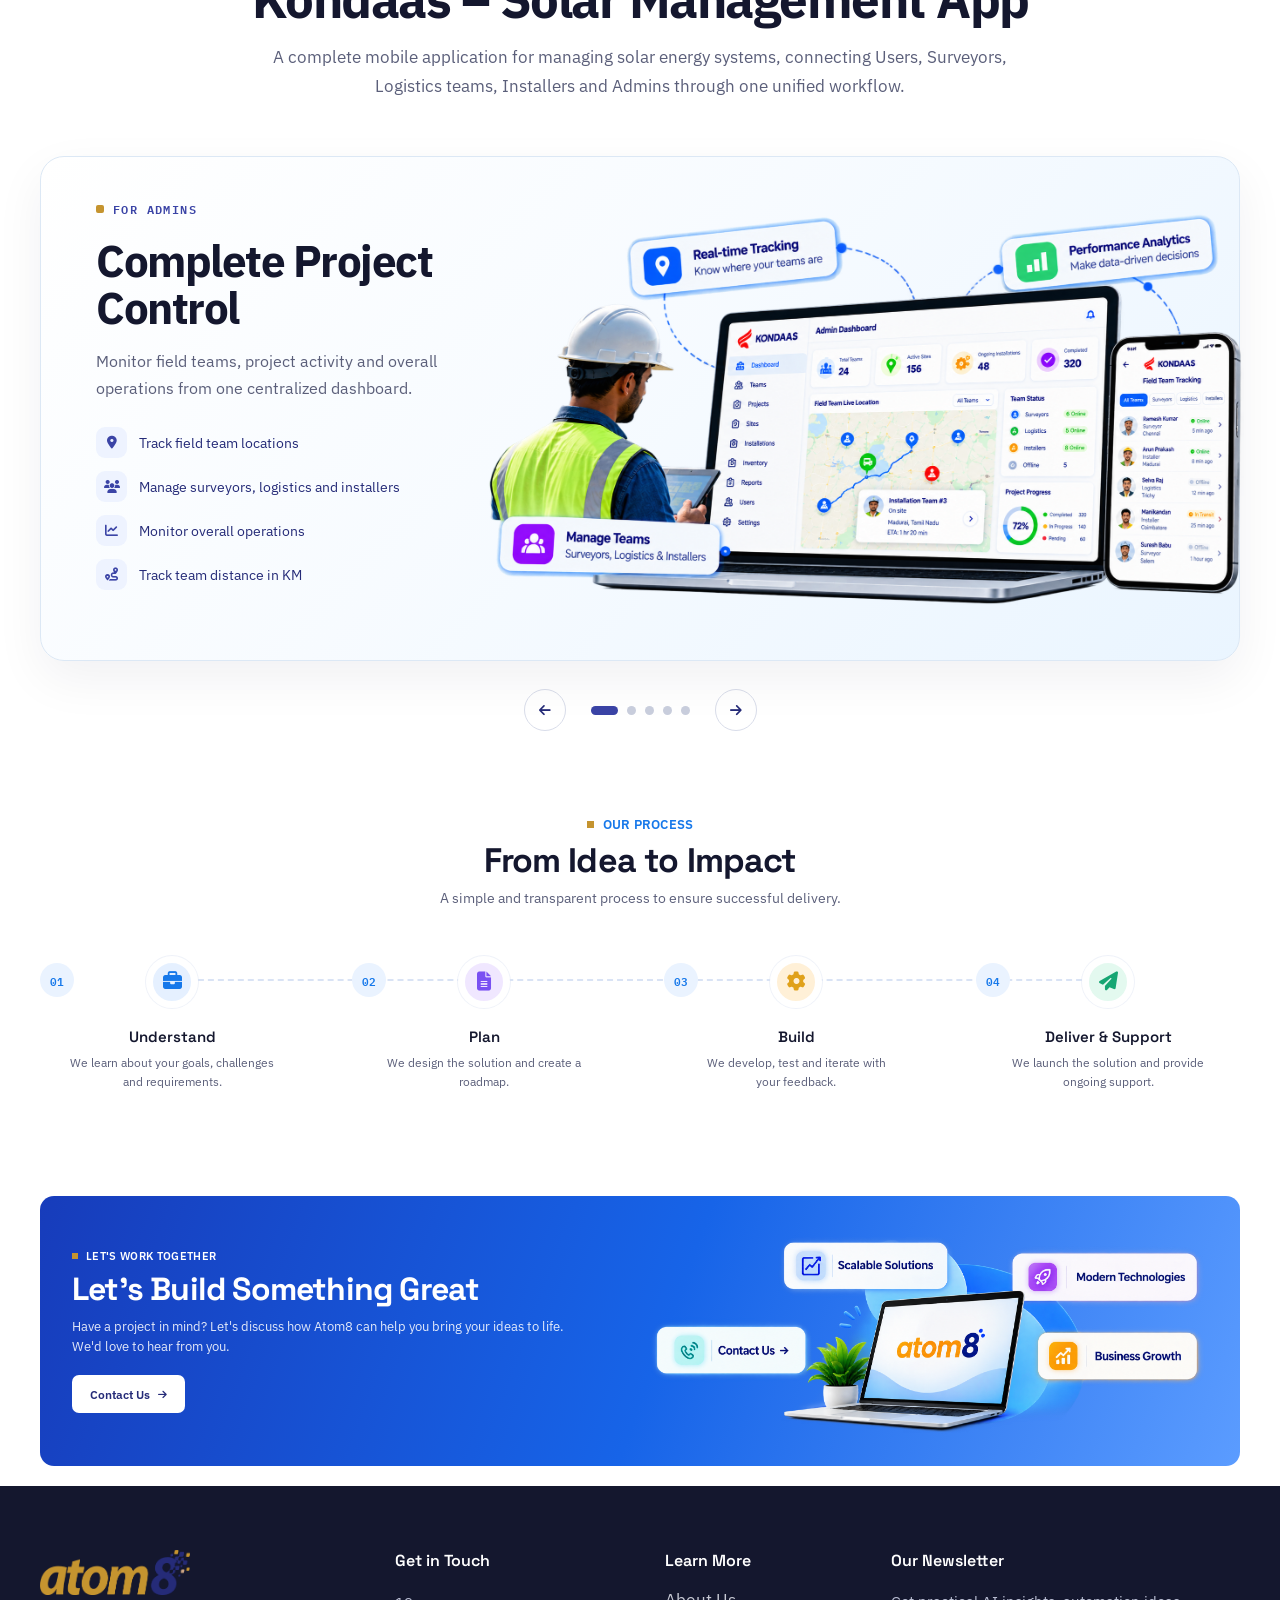
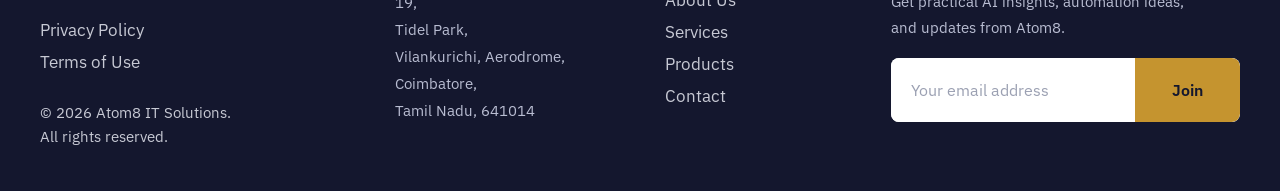
<file: services.html>
<!DOCTYPE html>
<html lang="en">

<head>
    <meta charset="UTF-8">
    <meta name="viewport" content="width=device-width, initial-scale=1.0">

    <title>Services | Atom8 IT Solutions</title>

    <!-- Google Fonts -->
    <link rel="preconnect" href="https://fonts.googleapis.com">
    <link rel="preconnect" href="https://fonts.gstatic.com" crossorigin>

    <link
        href="https://fonts.googleapis.com/css2?family=IBM+Plex+Mono:wght@400;500;600&family=IBM+Plex+Sans:wght@400;500;600;700&family=Space+Grotesk:wght@400;500;600;700&display=swap"
        rel="stylesheet">

    <!-- Font Awesome -->
    <link
        rel="stylesheet"
        href="https://cdnjs.cloudflare.com/ajax/libs/font-awesome/6.7.2/css/all.min.css">

    <!-- Services CSS -->
    <link rel="stylesheet" href="services.css">
</head>

<body>

    <!-- ================================
         HEADER
    ================================= -->

    <header class="site-header">

        <div class="header-container">

            <!-- LOGO -->
            <a href="index.html" class="logo">
                <img
                    src="assets/Atom8-Logo1.png"
                    alt="Atom8 IT Solutions">
            </a>


            <!-- DESKTOP NAV -->
            <nav class="main-nav">

                <a href="index.html" class="nav-link">
                    Home
                </a>

                <a href="about.html" class="nav-link">
                    About
                </a>

                <a href="services.html" class="nav-link active">
                    Services
                </a>

                <a href="products.html" class="nav-link">
                    Products
                </a>

            </nav>


            <!-- CONTACT BUTTON -->
            <a
                href="contact.html"
                class="contact-btn">
                Contact Us
            </a>


            <!-- MOBILE MENU BUTTON -->
            <button
                class="menu-btn"
                id="menuBtn"
                aria-label="Open menu">

                <span></span>
                <span></span>
                <span></span>

            </button>

        </div>


        <!-- MOBILE NAV -->
        <nav
            class="mobile-nav"
            id="mobileNav">

            <a href="index.html">
                Home
            </a>

            <a href="about.html">
                About
            </a>

            <a href="services.html" class="active">
                Services
            </a>

            <a href="products.html">
                Products
            </a>

            <a href="contact.html">
                Contact Us
            </a>

        </nav>

    </header>


    <main>

    <!-- ================================
         SERVICES HERO
    ================================= -->

    <section class="services-hero">

        <div class="services-hero-container">

            <!-- LEFT CONTENT -->
            <div class="services-hero-content">

                <div class="services-eyebrow">
                    <span></span>
                    OUR SERVICES
                </div>

                <h1>
                    Transforming
                    <br>
                    Businesses with
                    <br>
                    <span>Technology</span>
                </h1>

                <p>
                    We build modern, scalable and intelligent solutions that help businesses innovate, grow and stay ahead in the digital world.
                </p>

                <div class="services-hero-actions">

                    <a
                        href="contact.html"
                        class="hero-primary-btn">
                        Talk to Our Team
                        <i class="fa-solid fa-arrow-right"></i>
                    </a>

                    <a
                        href="#services-offerings"
                        class="hero-secondary-btn">
                        Our Approach
                    </a>

                </div>

                <div class="services-hero-highlights">

                    <div class="hero-highlight">
                        <i class="fa-regular fa-lightbulb"></i>
                        <span>Tailored Solutions</span>
                    </div>

                    <div class="hero-highlight">
                        <i class="fa-solid fa-users"></i>
                        <span>Expert Team</span>
                    </div>

                    <div class="hero-highlight">
                        <i class="fa-solid fa-clock"></i>
                        <span>On-Time Delivery</span>
                    </div>

                    <div class="hero-highlight">
                        <i class="fa-solid fa-headset"></i>
                        <span>Ongoing Support</span>
                    </div>

                </div>

            </div>


            <!-- RIGHT IMAGE -->
            <div class="services-hero-visual">

                <img
                    src="assets/service_mobile.png"
                    alt="Atom8 technology solutions"
                    class="services-hero-image">

            </div>

        </div>

    </section>

    <!-- =================================
     OUR SERVICES
================================= -->

<section class="services-offerings" id="services-offerings">

    <div class="services-offerings-container">

        <!-- SECTION HEADING -->

        <div class="services-section-heading">

            <div class="services-eyebrow">
                <span></span>
                WHAT WE OFFER
            </div>

            <h2>
                Our Services
            </h2>

            <p>
                End-to-end technology services to help you
                build, automate and scale your ideas.
            </p>

        </div>


        <!-- SERVICE GRID -->

        <div class="services-grid">


            <!-- AI & AUTOMATION -->

            <article class="service-card">

                <div class="service-card-content">

                    <div class="service-card-icon">
                        <i class="fa-solid fa-robot"></i>
                    </div>

                    <h3>
                        AI &amp; Automation
                    </h3>

                    <p>
                        Intelligent automation solutions using
                        AI, LLMs and custom workflows to improve
                        efficiency and reduce manual work.
                    </p>

                    <a href="contact.html" class="service-learn-more">
                        Learn More
                        <i class="fa-solid fa-arrow-right"></i>
                    </a>

                </div>

                <div class="service-card-image">
                    <img
                        src="assets/service_ai.png"
                        alt="AI and Automation">
                </div>

            </article>


            <!-- WEB DEVELOPMENT -->

            <article class="service-card">

                <div class="service-card-content">

                    <div class="service-card-icon">
                        <i class="fa-solid fa-code"></i>
                    </div>

                    <h3>
                        Web Development
                    </h3>

                    <p>
                        Modern, scalable and secure web
                        applications tailored to your
                        business needs.
                    </p>

                    <a href="contact.html" class="service-learn-more">
                        Learn More
                        <i class="fa-solid fa-arrow-right"></i>
                    </a>

                </div>

                <div class="service-card-image">
                    <img
                        src="assets/service_web.png"
                        alt="Web Development">
                </div>

            </article>


            <!-- MOBILE APP DEVELOPMENT -->

            <article class="service-card">

                <div class="service-card-content">

                    <div class="service-card-icon">
                        <i class="fa-solid fa-mobile-screen-button"></i>
                    </div>

                    <h3>
                        Mobile App Development
                    </h3>

                    <p>
                        High-performance mobile applications
                        for Android and iOS with modern
                        UI/UX.
                    </p>

                    <a href="contact.html" class="service-learn-more">
                        Learn More
                        <i class="fa-solid fa-arrow-right"></i>
                    </a>

                </div>

                <div class="service-card-image">
                    <img
                        src="assets/service_app.png"
                        alt="Mobile App Development">
                </div>

            </article>


            <!-- CLOUD & DEVOPS -->

            <article class="service-card">

                <div class="service-card-content">

                    <div class="service-card-icon">
                        <i class="fa-solid fa-cloud"></i>
                    </div>

                    <h3>
                        Cloud &amp; DevOps
                    </h3>

                    <p>
                        Reliable and scalable infrastructure with modern DevOps practices for better performance.
                    </p>

                    <a href="contact.html" class="service-learn-more">
                        Learn More
                        <i class="fa-solid fa-arrow-right"></i>
                    </a>

                </div>

                <div class="service-card-image">
                    <img
                        src="assets/service_cloud.png"
                        alt="Cloud and DevOps">
                </div>

            </article>


            <!-- CUSTOM SOFTWARE -->

            <article class="service-card">

                <div class="service-card-content">

                    <div class="service-card-icon">
                        <i class="fa-solid fa-gears"></i>
                    </div>

                    <h3>
                        Custom Software Development
                    </h3>

                    <p>
                        End-to-end software solutions built
                        specifically for your unique
                        business processes.
                    </p>

                    <a href="contact.html" class="service-learn-more">
                        Learn More
                        <i class="fa-solid fa-arrow-right"></i>
                    </a>

                </div>

                <div class="service-card-image">
                    <img
                        src="assets/service_custom.png"
                        alt="Custom Software Development">
                </div>

            </article>


            <!-- WHATSAPP AUTOMATION -->

            <article class="service-card">

                <div class="service-card-content">

                    <div class="service-card-icon">
                        <i class="fa-solid fa-diagram-project"></i>
                    </div>

                    <h3>
                         Business Automation
                    </h3>

                    <p>
                        Streamline communication and repetitive workflows across your business using smart integrations and automated tools.
                    </p>

                    <a href="contact.html" class="service-learn-more">
                        Learn More
                        <i class="fa-solid fa-arrow-right"></i>
                    </a>

                </div>

                <div class="service-card-image">
                    <img
                        src="assets/service_auto.png"
                        alt="WhatsApp and Business Automation">
                </div>

            </article>


        </div>

    </div>

</section>

<!-- ==========================================
     FEATURED CLIENT PROJECT — KONDAAS
========================================== -->
<section class="kondaas-project-section">

    <div class="kondaas-project-container">

        <!-- Section Heading -->
        <div class="kondaas-project-heading">
            <div class="services-eyebrow">
                <span></span>
                FEATURED CLIENT PROJECT
            </div>

            <h2>Kondaas – Solar Management App</h2>

            <p>
                A complete mobile application for managing solar energy systems,
                connecting Users, Surveyors, Logistics teams, Installers and Admins
                through one unified workflow.
            </p>
        </div>


        <!-- Slider -->
        <div class="kondaas-slider">

            <!-- ================= ADMIN ================= -->
            <article class="kondaas-slide active">

                <div class="kondaas-slide-content">

                    <div class="kondaas-role">
                        <span></span>
                        FOR ADMINS
                    </div>

                    <h3>Complete Project Control</h3>

                    <p>
                        Monitor field teams, project activity and overall
                        operations from one centralized dashboard.
                    </p>

                    <ul class="kondaas-feature-list">
                        <li>
                            <i class="fa-solid fa-location-dot"></i>
                            Track field team locations
                        </li>

                        <li>
                            <i class="fa-solid fa-users"></i>
                            Manage surveyors, logistics and installers
                        </li>

                        <li>
                            <i class="fa-solid fa-chart-line"></i>
                            Monitor overall operations
                        </li>

                        <li>
                            <i class="fa-solid fa-route"></i>
                            Track team distance in KM
                        </li>
                    </ul>

                </div>

                <div class="kondaas-slide-visual">
                    <img
                        src="assets/admin.png"
                        alt="Kondaas Admin Dashboard">
                </div>

            </article>


            <!-- ================= INSTALLERS ================= -->
            <article class="kondaas-slide">

                <div class="kondaas-slide-content">

                    <div class="kondaas-role">
                        <span></span>
                        FOR INSTALLERS
                    </div>

                    <h3>Simplify Installations</h3>

                    <p>
                        Manage installation tasks, track progress and keep
                        project teams updated throughout the workflow.
                    </p>

                    <ul class="kondaas-feature-list">
                        <li>
                            <i class="fa-solid fa-solar-panel"></i>
                            Manage panel installation
                        </li>

                        <li>
                            <i class="fa-solid fa-list-check"></i>
                            Track installation tasks
                        </li>

                        <li>
                            <i class="fa-solid fa-bolt"></i>
                            Configure inverter setup
                        </li>

                        <li>
                            <i class="fa-solid fa-camera"></i>
                            Upload completion photos and reports
                        </li>
                    </ul>

                </div>

                <div class="kondaas-slide-visual">
                    <img
                        src="assets/install.png"
                        alt="Kondaas Installation Management">
                </div>

            </article>


            <!-- ================= LOGISTICS ================= -->
            <article class="kondaas-slide">

                <div class="kondaas-slide-content">

                    <div class="kondaas-role">
                        <span></span>
                        FOR LOGISTICS
                    </div>

                    <h3>Streamline Material Logistics</h3>

                    <p>
                        Coordinate transportation, inventory and deliveries
                        to keep solar projects moving efficiently.
                    </p>

                    <ul class="kondaas-feature-list">
                        <li>
                            <i class="fa-solid fa-truck"></i>
                            Track material transportation
                        </li>

                        <li>
                            <i class="fa-solid fa-boxes-stacked"></i>
                            Manage stock and inventory
                        </li>

                        <li>
                            <i class="fa-solid fa-location-arrow"></i>
                            Track deliveries
                        </li>

                        <li>
                            <i class="fa-solid fa-clipboard-check"></i>
                            Monitor order status
                        </li>
                    </ul>

                </div>

                <div class="kondaas-slide-visual">
                    <img
                        src="assets/logistics.png"
                        alt="Kondaas Logistics Management">
                </div>

            </article>


            <!-- ================= SURVEYORS ================= -->
            <article class="kondaas-slide">

                <div class="kondaas-slide-content">

                    <div class="kondaas-role">
                        <span></span>
                        FOR SURVEYORS
                    </div>

                    <h3>Simplify Site Surveys</h3>

                    <p>
                        Capture site information, location data and assessments
                        directly from the field.
                    </p>

                    <ul class="kondaas-feature-list">
                        <li>
                            <i class="fa-solid fa-location-dot"></i>
                            Capture site location
                        </li>

                        <li>
                            <i class="fa-solid fa-clipboard-list"></i>
                            Manage site surveys
                        </li>

                        <li>
                            <i class="fa-solid fa-camera"></i>
                            Upload site photos
                        </li>

                        <li>
                            <i class="fa-solid fa-file-lines"></i>
                            Generate survey reports
                        </li>
                    </ul>

                </div>

                <div class="kondaas-slide-visual">
                    <img
                        src="assets/site.png"
                        alt="Kondaas Site Survey">
                </div>

            </article>


            <!-- ================= USERS ================= -->
            <article class="kondaas-slide">

                <div class="kondaas-slide-content">

                    <div class="kondaas-role">
                        <span></span>
                        OUR SOLUTION
                    </div>

                    <h3>Solar Management App</h3>

                    <p>
                        Monitor solar performance, generation and connected
                        devices through a simple and unified experience.
                    </p>

                    <ul class="kondaas-feature-list">
                        <li>
                            <i class="fa-solid fa-chart-column"></i>
                            Real-time solar monitoring
                        </li>

                        <li>
                            <i class="fa-solid fa-solar-panel"></i>
                            Track power generation
                        </li>

                        <li>
                            <i class="fa-solid fa-chart-line"></i>
                            View daily and monthly reports
                        </li>

                        <li>
                            <i class="fa-solid fa-bell"></i>
                            Receive smart alerts
                        </li>
                    </ul>

                </div>

                <div class="kondaas-slide-visual">
                    <img
                        src="assets/users.png"
                        alt="Kondaas Solar Management App">
                </div>

            </article>

        </div>


        <!-- Slider Controls -->
        <div class="kondaas-slider-controls">

            <button
                type="button"
                class="kondaas-arrow kondaas-prev"
                aria-label="Previous project">
                <i class="fa-solid fa-arrow-left"></i>
            </button>

            <div class="kondaas-dots">

                <button
                    type="button"
                    class="kondaas-dot active"
                    data-slide="0"
                    aria-label="Admin"></button>

                <button
                    type="button"
                    class="kondaas-dot"
                    data-slide="1"
                    aria-label="Installers"></button>

                <button
                    type="button"
                    class="kondaas-dot"
                    data-slide="2"
                    aria-label="Logistics"></button>

                <button
                    type="button"
                    class="kondaas-dot"
                    data-slide="3"
                    aria-label="Surveyors"></button>

                <button
                    type="button"
                    class="kondaas-dot"
                    data-slide="4"
                    aria-label="Users"></button>

            </div>

            <button
                type="button"
                class="kondaas-arrow kondaas-next"
                aria-label="Next project">
                <i class="fa-solid fa-arrow-right"></i>
            </button>

        </div>

    </div>

</section>

<!-- =================================
     OUR PROCESS
================================= -->

<section class="services-process" id="services-process">

    <div class="services-process-container">

        <!-- SECTION HEADING -->

        <div class="services-section-heading">

            <div class="services-eyebrow">
                <span></span>
                OUR PROCESS
            </div>

            <h2>
                From Idea to Impact
            </h2>

            <p>
                A simple and transparent process to ensure
                successful delivery.
            </p>

        </div>


        <!-- PROCESS STEPS -->

        <div class="process-steps">


            <!-- STEP 01 -->

            <div class="process-step">

                <div class="process-top">

                    <div class="process-number">
                        01
                    </div>

                    <div class="process-icon process-blue">
                        <i class="fa-solid fa-briefcase"></i>
                    </div>

                </div>

                <div class="process-content">

                    <h3>
                        Understand
                    </h3>

                    <p>
                        We learn about your goals,
                        challenges and requirements.
                    </p>

                </div>

            </div>


            <!-- STEP 02 -->

            <div class="process-step">

                <div class="process-top">

                    <div class="process-number">
                        02
                    </div>

                    <div class="process-icon process-purple">
                        <i class="fa-solid fa-file-lines"></i>
                    </div>

                </div>

                <div class="process-content">

                    <h3>
                        Plan
                    </h3>

                    <p>
                        We design the solution
                        and create a roadmap.
                    </p>

                </div>

            </div>


            <!-- STEP 03 -->

            <div class="process-step">

                <div class="process-top">

                    <div class="process-number">
                        03
                    </div>

                    <div class="process-icon process-gold">
                        <i class="fa-solid fa-gear"></i>
                    </div>

                </div>

                <div class="process-content">

                    <h3>
                        Build
                    </h3>

                    <p>
                        We develop, test and
                        iterate with your feedback.
                    </p>

                </div>

            </div>


            <!-- STEP 04 -->

            <div class="process-step">

                <div class="process-top">

                    <div class="process-number">
                        04
                    </div>

                    <div class="process-icon process-green">
                        <i class="fa-solid fa-paper-plane"></i>
                    </div>

                </div>

                <div class="process-content">

                    <h3>
                        Deliver &amp; Support
                    </h3>

                    <p>
                        We launch the solution and
                        provide ongoing support.
                    </p>

                </div>

            </div>


        </div>

    </div>

</section>

<!-- =================================
     LET'S WORK TOGETHER
================================= -->

<section class="lets-work-section">

    <div class="lets-work-container">

        <!-- LEFT CONTENT -->

        <div class="lets-work-content">

            <div class="lets-work-eyebrow">
                <span></span>
                LET'S WORK TOGETHER
            </div>

            <h2>
                Let's Build Something Great
            </h2>

            <p>
                Have a project in mind? Let's discuss how
                Atom8 can help you bring your ideas to life.
                We'd love to hear from you.
            </p>

            <a
                href="contact.html"
                class="lets-work-btn">

                Contact Us
                <i class="fa-solid fa-arrow-right"></i>

            </a>

        </div>


        <!-- RIGHT IMAGE -->

        <div class="lets-work-visual">

            <img
                src="assets/lets_together.png"
                alt="Atom8 scalable solutions and modern technologies"
                class="lets-work-image">

        </div>

    </div>

</section>


</main>


    <!-- ================================
         FOOTER
    ================================= -->

    <footer class="site-footer">

        <div class="footer-container">


            <!-- BRAND -->
            <div class="footer-brand">

                <a
                    href="index.html"
                    class="footer-logo">

                    <img
                        src="assets/Atom8-Logo1.png"
                        alt="Atom8 IT Solutions">

                </a>


                <div class="footer-links">

                    <a href="#">
                        Privacy Policy
                    </a>

                    <a href="#">
                        Terms of Use
                    </a>

                </div>
                <p class="copyright">
                    © 2026 Atom8 IT Solutions.<br>
                    All rights reserved.
                </p>

            </div>


            <!-- GET IN TOUCH -->
            <div class="footer-column">

                <h3>
                    Get in Touch
                </h3>

                <p class="footer-address">
                    19,<br>
                    Tidel Park,<br>
                    Vilankurichi, Aerodrome,<br>
                    Coimbatore,<br>
                    Tamil Nadu, 641014
                </p>

            </div>


            <!-- LEARN MORE -->
            <div class="footer-column">

                <h3>
                    Learn More
                </h3>

                <a href="about.html">
                    About Us
                </a>

                <a href="services.html">
                    Services
                </a>

                <a href="products.html">
                    Products
                </a>

                <a href="contact.html">
                    Contact
                </a>

            </div>


            <!-- NEWSLETTER -->
            <div class="footer-column newsletter">

                <h3>
                    Our Newsletter
                </h3>

                <p>
                    Get practical AI insights,
                    automation ideas,
                    and updates from Atom8.
                </p>


                <div class="newsletter-form">

                    <input
                        type="email"
                        placeholder="Your email address">

                    <button type="button">
                        Join
                    </button>

                </div>

            </div>

        </div>

    </footer>


    <!-- ================================
         MOBILE MENU SCRIPT
    ================================= -->

    <script>

        const menuBtn =
            document.getElementById("menuBtn");

        const mobileNav =
            document.getElementById("mobileNav");


        menuBtn.addEventListener("click", () => {

            mobileNav.classList.toggle("open");

            menuBtn.classList.toggle("active");

        });

    </script>

    <script>
document.addEventListener("DOMContentLoaded", function () {

    const slides = document.querySelectorAll(".kondaas-slide");
    const dots = document.querySelectorAll(".kondaas-dot");
    const prevBtn = document.querySelector(".kondaas-prev");
    const nextBtn = document.querySelector(".kondaas-next");

    let currentSlide = 0;

    function showKondaasSlide(index) {

        if (!slides.length) return;

        currentSlide = (index + slides.length) % slides.length;

        slides.forEach((slide, i) => {
            slide.classList.toggle("active", i === currentSlide);
        });

        dots.forEach((dot, i) => {
            dot.classList.toggle("active", i === currentSlide);
        });
    }


    nextBtn?.addEventListener("click", function () {
        showKondaasSlide(currentSlide + 1);
    });


    prevBtn?.addEventListener("click", function () {
        showKondaasSlide(currentSlide - 1);
    });


    dots.forEach((dot, index) => {
        dot.addEventListener("click", function () {
            showKondaasSlide(index);
        });
    });


    // Keyboard navigation
    document.addEventListener("keydown", function (event) {

        if (event.key === "ArrowRight") {
            showKondaasSlide(currentSlide + 1);
        }

        if (event.key === "ArrowLeft") {
            showKondaasSlide(currentSlide - 1);
        }

    });

});
</script>

</body>

</html>
</file>
<file: style.css>
/* ================================
   DESIGN SYSTEM
================================ */
:root {
    --navy-900: #14172E;
    --navy-700: #252B78;
    --navy-500: #3B44A6;
    --gold-600: #C5942F;
    --gold-400: #E0B65C;
    --tan-300: #CBA483;
    --white: #FFFFFF;
    --bg-light: #F4F5FA;
    --text: #191C33;
    --text-secondary: #5B5F7A;
    --border: #E1E3EE;
}


/* ================================
   RESET
================================ */

* {
    margin: 0;
    padding: 0;
    box-sizing: border-box;
}

html {
    scroll-behavior: smooth;
}

body {
    font-family: "IBM Plex Sans", sans-serif;
    color: var(--text);
    background: var(--white);
}

a {
    text-decoration: none;
}


/* ================================
   HEADER
================================ */

.site-header {
    width: 100%;
    background: var(--white);
    border-bottom: 1px solid var(--border);

    position: sticky;
    top: 0;
    z-index: 1000;
}


/* HEADER CONTAINER */

.header-container {
    width: min(1240px, calc(100% - 64px));
    height: 82px;

    margin: 0 auto;

    display: flex;
    align-items: center;
    justify-content: space-between;
}


/* ================================
   LOGO
================================ */

.logo {
    display: flex;
    align-items: center;

    flex-shrink: 0;
}

.logo img {
    display: block;

    width: 150px;
    height: auto;

    object-fit: contain;
}


/* ================================
   NAVIGATION
================================ */

.main-nav {
    position: absolute;
    left: 50%;
    transform: translateX(-50%);

    display: flex;
    align-items: center;
    gap: 38px;
}

.nav-link {
    position: relative;

    font-family: "IBM Plex Sans", sans-serif;
    font-size: 15px;
    font-weight: 500;

    color: var(--text-secondary);

    padding: 30px 0;

    transition: color 0.25s ease;
}

.nav-link:hover {
    color: var(--navy-700);
}


/* ACTIVE NAV */

.nav-link.active {
    color: var(--navy-700);
}


/* GOLD LINE */

.nav-link.active::after {
    content: "";

    position: absolute;

    left: 0;
    right: 0;
    bottom: 18px;

    height: 2px;

    background: var(--gold-600);

    border-radius: 2px;
}


/* ================================
   CONTACT BUTTON
================================ */

.contact-btn {
    display: inline-flex;
    align-items: center;
    justify-content: center;

    min-width: 125px;
    height: 44px;

    padding: 0 22px;

    background: var(--navy-700);
    color: var(--white);

    border-radius: 7px;

    font-family: "IBM Plex Sans", sans-serif;
    font-size: 14px;
    font-weight: 500;

    transition:
        background 0.25s ease,
        transform 0.25s ease;
}

.contact-btn:hover {
    background: var(--navy-500);

    transform: translateY(-1px);
}


/* ================================
   MOBILE MENU BUTTON
================================ */

.menu-btn {
    display: none;

    width: 42px;
    height: 42px;

    border: 1px solid var(--border);
    border-radius: 7px;

    background: var(--white);

    cursor: pointer;

    align-items: center;
    justify-content: center;
    flex-direction: column;

    gap: 5px;
}

.menu-btn span {
    width: 19px;
    height: 2px;

    background: var(--navy-700);

    border-radius: 2px;

    transition: 0.25s ease;
}


/* ================================
   MOBILE NAV
================================ */

.mobile-nav {
    display: none;

    width: 100%;

    padding: 12px 22px 20px;

    background: var(--white);

    border-top: 1px solid var(--border);
}

.mobile-nav a {
    display: block;

    padding: 14px 8px;

    font-size: 15px;
    font-weight: 500;

    color: var(--text-secondary);

    border-bottom: 1px solid var(--border);
}

.mobile-nav a:hover,
.mobile-nav a.active {
    color: var(--navy-700);
}

.mobile-nav a:last-child {
    margin-top: 10px;

    background: var(--navy-700);
    color: var(--white);

    text-align: center;

    border-radius: 7px;
    border: none;
}


/* ================================
   HERO SAMPLE
================================ */

.hero {
    min-height: 650px;

    display: flex;
    align-items: center;

    background:
        radial-gradient(
            circle at 85% 30%,
            rgba(59, 68, 166, 0.12),
            transparent 35%
        ),
        var(--white);
}

.hero-content {
    width: min(1240px, calc(100% - 64px));

    margin: 0 auto;
}

.hero-label {
    font-family: "IBM Plex Sans", sans-serif;

    font-size: 13px;
    font-weight: 500;

    color: var(--gold-600);

    margin-bottom: 15px;

    display: block;
}

.hero h1 {
    max-width: 680px;

    font-family: "Space Grotesk", sans-serif;

    font-size: clamp(42px, 5vw, 68px);
    line-height: 1.05;
    font-weight: 600;

    color: var(--navy-900);

    letter-spacing: -0.025em;
}

.hero p {
    max-width: 550px;

    margin-top: 24px;

    font-size: 17px;
    line-height: 1.7;

    color: var(--text-secondary);
}

.hero-btn {
    display: inline-flex;

    margin-top: 32px;

    padding: 13px 24px;

    background: var(--gold-600);
    color: var(--navy-900);

    border-radius: 7px;

    font-size: 14px;
    font-weight: 600;

    transition: 0.25s ease;
}

.hero-btn:hover {
    background: var(--gold-400);

    transform: translateY(-1px);
}


/* ================================
   TABLET
================================ */

@media (max-width: 900px) {

    .header-container {
        width: min(100% - 40px, 1240px);
    }

    .main-nav {
        gap: 22px;
        margin-right: 25px;
    }

    .logo img {
        width: 135px;
    }

}


/* ================================
   MOBILE
================================ */

@media (max-width: 768px) {

    .header-container {
        width: calc(100% - 40px);
        height: 72px;
    }

    .logo img {
        width: 125px;
    }

    .main-nav,
    .contact-btn {
        display: none;
    }

    .menu-btn {
        display: flex;
    }

    .mobile-nav.show {
        display: block;
    }

    .hero {
        min-height: 600px;
    }

    .hero-content {
        width: calc(100% - 40px);
    }

    .hero h1 {
        font-size: 42px;
    }

}


/* ================================
   SMALL MOBILE
================================ */

@media (max-width: 480px) {

    .header-container {
        width: calc(100% - 28px);
    }

    .logo img {
        width: 115px;
    }

    .hero-content {
        width: calc(100% - 28px);
    }

    .hero h1 {
        font-size: 36px;
    }

    .hero p {
        font-size: 15px;
    }

}

/* ================================
   FOOTER
================================ */

.site-footer {
    position: relative;

    background: var(--navy-900);
    color: #ffffff;

    padding: 45px 0 50px;

    border-top: 1px solid rgba(255, 255, 255, 0.08);
}


.footer-container {
    width: min(1240px, calc(100% - 64px));

    margin: 0 auto;

    display: grid;

    grid-template-columns:
        1.05fr
        1.1fr
        1fr
        1.25fr;

    gap: 60px;
}


/* ================================
   FOOTER BRAND
================================ */

.footer-logo {
    display: inline-flex;
    align-items: center;

    margin-bottom: 32px;
}

.footer-logo img {
    width: 175px;
    height: auto;

    display: block;
}


/* PRIVACY / TERMS */

.footer-links {
    display: flex;
    flex-direction: column;

    gap: 14px;
}

.footer-links a {
    color: #c7c9d4;

    font-size: 15px;
    font-weight: 400;

    transition: color 0.25s ease;
}

.footer-links a:hover {
    color: var(--gold-400);
}


/* COPYRIGHT */

.copyright {
    margin-top: 38px;

    color: #c7c9d4;

    font-size: 15px;
    line-height: 1.7;
}


/* ================================
   FOOTER COLUMNS
================================ */

.footer-column h3 {
    margin: 0 0 26px;

    font-family: "Space Grotesk", sans-serif;

    font-size: 21px;
    font-weight: 600;

    color: #ffffff;
}


.footer-column a {
    display: block;

    width: fit-content;

    margin-bottom: 16px;

    color: #c7c9d4;

    font-size: 15px;

    transition: color 0.25s ease;
}

.footer-column a:hover {
    color: var(--gold-400);
}


/* ================================
   ADDRESS
================================ */

.footer-address {
    color: #c7c9d4;

    font-size: 15px;

    line-height: 1.7;

    margin: 0;
}


/* ================================
   NEWSLETTER
================================ */

.newsletter p {
    max-width: 390px;

    color: #c7c9d4;

    font-size: 15px;

    line-height: 1.65;

    margin-bottom: 28px;
}


.newsletter-form {
    display: flex;

    width: 100%;
    max-width: 380px;

    height: 64px;

    background: #ffffff;

    border-radius: 8px;

    overflow: hidden;
}


.newsletter-form input {
    flex: 1;

    min-width: 0;

    border: none;
    outline: none;

    padding: 0 20px;

    font-family: "IBM Plex Sans", sans-serif;

    font-size: 15px;

    color: var(--text);

    background: #ffffff;
}


.newsletter-form input::placeholder {
    color: #9ba0b2;
}


.newsletter-form button {
    width: 105px;

    border: none;

    background: var(--gold-600);
    color: var(--navy-900);

    font-family: "IBM Plex Sans", sans-serif;

    font-size: 15px;
    font-weight: 600;

    cursor: pointer;

    transition: background 0.25s ease;
}


.newsletter-form button:hover {
    background: var(--gold-400);
}


/* ================================
   TABLET
================================ */

@media (max-width: 1000px) {

    .footer-container {
        grid-template-columns: 1fr 1fr;

        gap: 50px;
    }

}


/* ================================
   MOBILE
================================ */

@media (max-width: 600px) {

    .site-footer {
        padding: 55px 0 80px;
    }

    .footer-container {
        width: calc(100% - 40px);

        grid-template-columns: 1fr;

        gap: 42px;
    }

    .footer-logo img {
        width: 155px;
    }

    .footer-column h3 {
        font-size: 19px;
        margin-bottom: 18px;
    }

    .newsletter-form {
        height: 56px;
    }

}

/* =================================
   HERO SECTION
================================= */

.hero {
    position: relative;
    overflow: hidden;
    background: #F4F5FA;
    min-height: 590px;
    display: flex;
    align-items: center;
}

.hero-container {
    width: min(1240px, calc(100% - 64px));
    margin: 0 auto;

    display: grid;
    grid-template-columns: 1.05fr 0.95fr;
    align-items: center;
    gap: 70px;

    padding: 70px 0;
}


/* LEFT CONTENT */

.hero-content {
    max-width: 650px;
}

.hero-label {
    display: inline-flex;
    align-items: center;
    gap: 10px;

    font-family: "IBM Plex Mono", monospace;
    font-size: 13px;
    font-weight: 500;
    letter-spacing: 1.4px;
    text-transform: uppercase;

    color: #3B44A6;

    margin-bottom: 22px;
}

.hero-label::before {
    content: "";
    width: 8px;
    height: 8px;

    background: #C5942F;
    display: inline-block;
}


.hero h1 {
    margin: 0;

    font-family: "Space Grotesk", sans-serif;
    font-size: clamp(52px, 5.2vw, 78px);
    line-height: 1.02;
    letter-spacing: -2.5px;
    font-weight: 700;

    color: #14172E;
}

.hero h1 span {
    color: #3B44A6;
}


.hero-content > p {
    max-width: 590px;

    margin: 28px 0 34px;

    font-family: "IBM Plex Sans", sans-serif;
    font-size: 18px;
    line-height: 1.7;

    color: #5B5F7A;
}


/* HERO BUTTONS */

.hero-actions {
    display: flex;
    align-items: center;
    gap: 14px;
    flex-wrap: wrap;
}

.hero-btn {
    min-height: 50px;
    padding: 0 24px;

    display: inline-flex;
    align-items: center;
    justify-content: center;

    font-family: "IBM Plex Sans", sans-serif;
    font-size: 15px;
    font-weight: 600;

    text-decoration: none;

    border-radius: 8px;

    transition:
        transform 0.2s ease,
        background 0.2s ease,
        color 0.2s ease;
}

.hero-btn:hover {
    transform: translateY(-2px);
}

.hero-btn.primary {
    background: #C5942F;
    color: #FFFFFF;
}

.hero-btn.primary:hover {
    background: #E0B65C;
    color: #14172E;
}

.hero-btn.secondary {
    border: 1px solid #3B44A6;
    color: #252B78;
    background: transparent;
}

.hero-btn.secondary:hover {
    background: #3B44A6;
    color: #FFFFFF;
}


/* TRUST POINTS */

.hero-trust {
    display: flex;
    align-items: center;
    flex-wrap: wrap;
    gap: 20px 26px;

    margin-top: 42px;
}

.trust-item {
    display: flex;
    align-items: center;
    gap: 8px;

    font-family: "IBM Plex Sans", sans-serif;
    font-size: 13px;
    font-weight: 500;

    color: #5B5F7A;
}

.trust-dot {
    width: 6px;
    height: 6px;

    background: #C5942F;
    border-radius: 50%;
}


/* =================================
   NETWORK VISUAL
================================= */

.hero-visual {
    position: relative;

    min-height: 480px;

    display: flex;
    align-items: center;
    justify-content: center;
}

.network-grid {
    position: relative;

    width: 440px;
    height: 440px;

    border: 1px solid rgba(59, 68, 166, 0.12);

    background:
        radial-gradient(
            circle at center,
            rgba(59, 68, 166, 0.12),
            transparent 55%
        );

    border-radius: 50%;
}


/* NETWORK LINES */

.network-line {
    position: absolute;

    height: 1px;

    background: rgba(59, 68, 166, 0.25);

    transform-origin: left center;
}

.line-1 {
    width: 190px;
    left: 115px;
    top: 145px;
    transform: rotate(25deg);
}

.line-2 {
    width: 170px;
    left: 220px;
    top: 205px;
    transform: rotate(70deg);
}

.line-3 {
    width: 180px;
    left: 110px;
    top: 275px;
    transform: rotate(-25deg);
}

.line-4 {
    width: 150px;
    left: 180px;
    top: 225px;
    transform: rotate(160deg);
}

.line-5 {
    width: 170px;
    left: 210px;
    top: 190px;
    transform: rotate(-45deg);
}


/* NETWORK NODES */

.network-node {
    position: absolute;

    width: 13px;
    height: 13px;

    background: #C5942F;

    box-shadow:
        0 0 0 5px rgba(197, 148, 47, 0.10);
}

.node-1 {
    left: 95px;
    top: 130px;
}

.node-2 {
    right: 85px;
    top: 165px;
}

.node-3 {
    left: 70px;
    bottom: 120px;
}

.node-4 {
    right: 105px;
    bottom: 90px;
}

.node-5 {
    left: 210px;
    top: 65px;
}

.node-6 {
    left: 220px;
    bottom: 55px;
}

.node-7 {
    right: 45px;
    top: 275px;
}


/* AI CORE */

.network-core {
    position: absolute;

    width: 125px;
    height: 125px;

    top: 50%;
    left: 50%;

    transform: translate(-50%, -50%);

    display: flex;
    align-items: center;
    justify-content: center;

    background: #14172E;

    border: 8px solid #FFFFFF;

    box-shadow:
        0 18px 50px rgba(20, 23, 46, 0.22);

    border-radius: 50%;
}

.network-core span {
    font-family: "Space Grotesk", sans-serif;
    font-size: 30px;
    font-weight: 700;

    color: #E0B65C;
}


/* =================================
   HERO RESPONSIVE
================================= */

@media (max-width: 900px) {

    .hero {
        min-height: auto;
    }

    .hero-container {
        grid-template-columns: 1fr;
        gap: 30px;
        padding: 70px 0;
    }

    .hero-content {
        max-width: 700px;
    }

    .hero h1 {
        font-size: clamp(46px, 9vw, 68px);
    }

    .hero-visual {
        min-height: 400px;
    }

    .network-grid {
        width: 360px;
        height: 360px;
    }

}


@media (max-width: 600px) {

    .hero-container {
        width: min(100% - 40px, 1240px);
        padding: 55px 0;
    }

    .hero h1 {
        font-size: 46px;
        line-height: 1.05;
        letter-spacing: -1.8px;
    }

    .hero-content > p {
        font-size: 16px;
        line-height: 1.65;
    }

    .hero-actions {
        align-items: stretch;
        flex-direction: column;
    }

    .hero-btn {
        width: 100%;
    }

    .hero-trust {
        gap: 14px;
        margin-top: 30px;
    }

    .hero-visual {
        min-height: 330px;
    }

    .network-grid {
        width: 300px;
        height: 300px;
    }

    .network-core {
        width: 95px;
        height: 95px;
    }

    .network-core span {
        font-size: 24px;
    }

}
/* =================================
   WHAT WE DO
================================= */

.what-we-do {
    position: relative;
    background: #FFFFFF;
    padding: 45px 0 55px;
}

.section-container {
    width: min(1240px, calc(100% - 64px));
    margin: 0 auto;
}


/* SECTION HEADING */

.section-heading {
    max-width: 720px;
    margin-bottom: 60px;
}

.section-label {
    display: inline-flex;
    align-items: center;
    gap: 10px;

    font-family: "IBM Plex Mono", monospace;
    font-size: 12px;
    font-weight: 500;
    letter-spacing: 1.5px;

    color: #3B44A6;
}

.section-label::before {
    content: "";

    width: 8px;
    height: 8px;

    background: #C5942F;
}


.section-heading h2 {
    margin: 18px 0 20px;

    font-family: "Space Grotesk", sans-serif;
    font-size: clamp(40px, 4.2vw, 60px);
    line-height: 1.08;
    letter-spacing: -1.8px;
    font-weight: 700;

    color: #14172E;
}

.section-heading h2 span {
    color: #3B44A6;
}


.section-heading p {
    max-width: 650px;

    margin: 0;

    font-family: "IBM Plex Sans", sans-serif;
    font-size: 17px;
    line-height: 1.7;

    color: #5B5F7A;
}


/* SERVICES GRID */

.services-grid {
    display: grid;
    grid-template-columns: repeat(3, 1fr);
    gap: 20px;
}


/* SERVICE CARD */

.service-card {
    position: relative;
    min-height: 350px;
    padding: 34px 32px 30px;
    background: #F4F5FA;
    border: 1px solid #C5942F;
    border-radius: 18px;
    display: flex;
    flex-direction: column;
    transition:
        transform 0.25s ease,
        border-color 0.25s ease,
        box-shadow 0.25s ease;
}

.service-card:hover {
    transform: translateY(-6px);

    border-color: #C5942F;

    box-shadow:
        0 18px 45px rgba(20, 23, 46, 0.08);
}


/* FEATURED CARD */

.service-card.featured {
    background: #14172E;
    border-color: #14172E;
}

.service-card.featured h3 {
    color: #FFFFFF;
}

.service-card.featured p {
    color: #C9CCDC;
}

.service-card.featured .service-number {
    color: #E0B65C;
}

.service-card.featured .service-link {
    color: #E0B65C;
}


/* NUMBER */

.service-number {
    font-family: "IBM Plex Mono", monospace;
    font-size: 13px;
    font-weight: 500;

    color: #3B44A6;

    margin-bottom: 28px;
}


/* ICON */

.service-icon {
    width: 72px;
    height: 72px;

    display: flex;
    align-items: center;
    justify-content: center;

    background: #FFFFFF;

    border: 1px solid #E1E3EE;
    border-radius: 8px;

    margin-bottom: 28px;
}

.service-icon img {
    width: 52px;
    height: 52px;
    object-fit: contain;
    display: block;
}

.service-card.featured .service-icon {
    background: rgba(255, 255, 255, 0.08);
    border-color: rgba(255, 255, 255, 0.12);
}


/* CARD CONTENT */
.service-card h3 {
    margin: 0 0 14px;
    font-family: "Space Grotesk", sans-serif;
    font-size: 24px;
    line-height: 1.2;
    font-weight: 600;
    color: #14172E;
}

.service-card p {
    margin: 0;
    font-family: "IBM Plex Sans", sans-serif;
    font-size: 15px;
    line-height: 1.7;
    color: #5B5F7A;
}
/* LINK */

.service-link {
    margin-top: auto;
    padding-top: 28px;
    display: inline-flex;
    align-items: center;
    gap: 9px;
    width: fit-content;
    font-family: "IBM Plex Sans", sans-serif;
    font-size: 14px;
    font-weight: 600;
    color: #252B78;
    text-decoration: none;
}
.service-link span {
    font-size: 18px;
    transition: transform 0.2s ease;
}
.service-link:hover span {
    transform: translateX(4px);
}
/* =================================
   WHAT WE DO RESPONSIVE
================================= */
@media (max-width: 900px) {
    .what-we-do {
        padding: 80px 0 90px;
    }
    .services-grid {
        grid-template-columns: 1fr;
    }
    .service-card {
        min-height: 330px;
    }
}
@media (max-width: 600px) {
    .section-container {
        width: min(100% - 40px, 1240px);
    }
    .what-we-do {
        padding: 70px 0 80px;
    }
    .section-heading {
        margin-bottom: 40px;
    }
    .section-heading h2 {
        font-size: 40px;
        letter-spacing: -1.2px;
    }
    .section-heading p {
        font-size: 16px;
    }
    .service-card {
        padding: 28px 24px;
    }
}

/* =================================
   HOW WE WORK
================================= */
.process-section {
    position: relative;
    background: #F4F5FA;
    padding: 70px 0 50px;
}
/* HEADER */

.process-header {
    display: grid;
    grid-template-columns: 1fr 0.7fr;
    align-items: end;
    gap: 80px;

    margin-bottom: 75px;
}

.process-header h2 {
    margin: 18px 0 0;

    font-family: "Space Grotesk", sans-serif;
    font-size: clamp(40px, 4.2vw, 60px);
    line-height: 1.08;
    letter-spacing: -1.8px;
    font-weight: 700;

    color: #14172E;
}

.process-header h2 span {
    color: #3B44A6;
}

.process-header > p {
    margin: 0;

    font-family: "IBM Plex Sans", sans-serif;
    font-size: 17px;
    line-height: 1.7;

    color: #5B5F7A;
}


/* PROCESS FLOW */

.process-flow {
    display: grid;
    grid-template-columns: 1fr auto 1fr auto 1fr auto 1fr;
    align-items: start;
    gap: 0;
}


/* STEP */

.process-step {
    position: relative;
    min-width: 0;
}

.process-top {
    position: relative;

    display: flex;
    align-items: center;
    justify-content: flex-start;

    margin-bottom: 22px;
}

.process-number {
    display: none;
}

.process-number {
    font-family: "IBM Plex Mono", monospace;
    font-size: 12px;
    font-weight: 500;

    color: #3B44A6;
}

.process-node {
    width: 58px;
    height: 58px;

    display: flex;
    align-items: center;
    justify-content: center;

    background: #FFFFFF;

    border: 1px solid #E1E3EE;
    border-radius: 50%;

    box-shadow: 0 8px 25px rgba(20, 23, 46, 0.06);

    position: relative;
    z-index: 2;
}

.process-node span {
    font-family: "Space Grotesk", sans-serif;
    font-size: 15px;
    font-weight: 600;

    color: #C5942F;
}


/* STEP TEXT */

.process-step h3 {
    margin: 0 0 12px;

    font-family: "Space Grotesk", sans-serif;
    font-size: 25px;
    font-weight: 600;

    color: #14172E;
}

.process-step p {
    margin: 0;

    max-width: 240px;

    font-family: "IBM Plex Sans", sans-serif;
    font-size: 15px;
    line-height: 1.7;

    color: #5B5F7A;
}


/* CONNECTORS */

.process-connector {
    width: 95px;
    height: 2px;

    margin: 29px 0 0 0;

    position: relative;
    z-index: 1;

    background: linear-gradient(
        to right,
        #D5D8E2 0%,
        #D5D8E2 65%,
        #C5942F 65%,
        #C5942F 100%
    ) !important;
}

/* small yellow circle at the end */
.process-connector::after {
    content: "";
    position: absolute;

    width: 8px;
    height: 8px;

    background: #C5942F;
    border-radius: 50%;

    right: -4px;
    top: 50%;
    transform: translateY(-50%);
}

/* LAST STEP HIGHLIGHT */

.process-step:last-child .process-node {
    background: #14172E;
    border-color: #14172E;
}

.process-step:last-child .process-node span {
    color: #E0B65C;
}


/* =================================
   PROCESS RESPONSIVE
================================= */

@media (max-width: 1000px) {

    .process-header {
        grid-template-columns: 1fr;
        gap: 25px;
    }

    .process-flow {
        grid-template-columns: 1fr 1fr;
        gap: 50px 30px;
    }

    .process-connector {
        display: none;
    }

    .process-step p {
        max-width: 100%;
    }

}


@media (max-width: 600px) {

    .process-section {
        padding: 75px 0 85px;
    }

    .process-header {
        margin-bottom: 50px;
    }

    .process-header h2 {
        font-size: 40px;
        letter-spacing: -1.2px;
    }

    .process-header > p {
        font-size: 16px;
    }

    .process-flow {
        grid-template-columns: 1fr;
        gap: 38px;
    }

    .process-top {
        margin-bottom: 20px;
    }

    .process-step h3 {
        font-size: 23px;
    }
}
/* =================================
   WHY ATOM8
================================= */

.why-atom8 {
    position: relative;
    background: #FFFFFF;
    padding: 55px 0 45px;
}

.why-layout {
    display: grid;
    grid-template-columns: 0.8fr 1.2fr;

    gap: 100px;

    align-items: start;
}


/* LEFT HEADING */

.why-heading {
    position: sticky;
    top: 120px;
}

.why-heading h2 {
    margin: 18px 0 22px;

    font-family: "Space Grotesk", sans-serif;
    font-size: clamp(42px, 4vw, 58px);
    line-height: 1.08;
    letter-spacing: -1.8px;
    font-weight: 700;

    color: #14172E;
}

.why-heading h2 span {
    color: #3B44A6;
}

.why-heading > p {
    max-width: 430px;

    margin: 0 0 30px;

    font-family: "IBM Plex Sans", sans-serif;
    font-size: 16px;
    line-height: 1.75;

    color: #5B5F7A;
}


/* LINK */

.why-link {
    display: inline-flex;
    align-items: center;
    gap: 10px;

    font-family: "IBM Plex Sans", sans-serif;
    font-size: 15px;
    font-weight: 600;

    color: #252B78;

    text-decoration: none;
}

.why-link span {
    font-size: 19px;

    transition: transform 0.2s ease;
}

.why-link:hover span {
    transform: translateX(5px);
}


/* RIGHT POINTS */

.why-points {
    border-top: 1px solid #E1E3EE;
}


/* SINGLE POINT */

.why-point {
    display: grid;
    grid-template-columns: 65px 1fr;

    gap: 25px;

    padding: 34px 0;

    border-bottom: 1px solid #E1E3EE;
}

.why-point-number {
    padding-top: 4px;

    font-family: "IBM Plex Mono", monospace;
    font-size: 12px;
    font-weight: 500;

    color: #C5942F;
}

.why-point-content {
    max-width: 620px;
}

.why-point-content h3 {
    margin: 0 0 12px;

    font-family: "Space Grotesk", sans-serif;
    font-size: 25px;
    line-height: 1.25;
    font-weight: 600;

    color: #14172E;
}

.why-point-content p {
    margin: 0;

    font-family: "IBM Plex Sans", sans-serif;
    font-size: 15px;
    line-height: 1.75;

    color: #5B5F7A;
}


/* HOVER */

.why-point {
    transition:
        padding-left 0.25s ease,
        background 0.25s ease;
}

.why-point:hover {
    padding-left: 12px;
}

.why-point:hover .why-point-number {
    color: #3B44A6;
}


/* =================================
   WHY ATOM8 RESPONSIVE
================================= */

@media (max-width: 900px) {

    .why-atom8 {
        padding: 85px 0 95px;
    }

    .why-layout {
        grid-template-columns: 1fr;
        gap: 60px;
    }

    .why-heading {
        position: static;
    }

    .why-heading > p {
        max-width: 650px;
    }

}


@media (max-width: 600px) {

    .why-atom8 {
        padding: 70px 0 80px;
    }

    .why-layout {
        gap: 45px;
    }

    .why-heading h2 {
        font-size: 40px;
        letter-spacing: -1.2px;
    }

    .why-heading > p {
        font-size: 16px;
    }

    .why-point {
        grid-template-columns: 42px 1fr;
        gap: 15px;

        padding: 28px 0;
    }

    .why-point:hover {
        padding-left: 0;
    }

    .why-point-content h3 {
        font-size: 22px;
    }

    .why-point-content p {
        font-size: 15px;
    }

}
/* =================================
   FINAL CTA
================================= */

.final-cta {
    position: relative;
    overflow: hidden;
    background: #FFFFFF;
    padding: 35px 0 70px;
}

.cta-container {
    position: relative;
    overflow: hidden;

    width: min(1240px, calc(100% - 64px));
    min-height: 420px;

    margin: 0 auto;

    display: flex;
    align-items: center;
    justify-content: center;

    background: #14172E;

    border: 1px solid rgba(20, 23, 46, 0.08);

    border-radius: 18px;
}

/* CONTENT */

.cta-content {
    position: relative;
    z-index: 2;

    max-width: 780px;

    text-align: center;
}

.cta-label {
    display: inline-flex;
    align-items: center;
    gap: 10px;

    font-family: "IBM Plex Mono", monospace;
    font-size: 12px;
    font-weight: 500;
    letter-spacing: 1.5px;

    color: #E0B65C;

    margin-bottom: 20px;
}

.cta-label::before {
    content: "";

    width: 7px;
    height: 7px;

    background: #C5942F;
}


.cta-content h2 {
    margin: 0;

    font-family: "Space Grotesk", sans-serif;
    font-size: clamp(42px, 4.5vw, 64px);
    line-height: 1.08;
    letter-spacing: -1.8px;
    font-weight: 700;

    color: #FFFFFF;
}

.cta-content h2 span {
    display: block;
    color: #E0B65C;
}


.cta-content p {
    max-width: 650px;

    margin: 24px auto 32px;

    font-family: "IBM Plex Sans", sans-serif;
    font-size: 17px;
    line-height: 1.7;

    color: #C9CCDC;
}


/* BUTTON */

.cta-button {
    display: inline-flex;
    align-items: center;
    justify-content: center;
    gap: 12px;

    min-height: 52px;
    padding: 0 27px;

    background: #C5942F;
    color: #FFFFFF;

    border-radius: 8px;

    font-family: "IBM Plex Sans", sans-serif;
    font-size: 15px;
    font-weight: 600;

    text-decoration: none;

    transition:
        transform 0.2s ease,
        background 0.2s ease;
}

.cta-button span {
    font-size: 19px;

    transition: transform 0.2s ease;
}

.cta-button:hover {
    background: #E0B65C;
    color: #14172E;

    transform: translateY(-2px);
}

.cta-button:hover span {
    transform: translateX(4px);
}


/* =================================
   NETWORK DECORATION
================================= */

.cta-network {
    position: absolute;

    inset: 0;

    pointer-events: none;

    opacity: 0.65;
}

.cta-node {
    position: absolute;

    width: 11px;
    height: 11px;

    background: #C5942F;

    box-shadow:
        0 0 0 6px rgba(197, 148, 47, 0.08);
}

.cta-node-1 {
    left: 8%;
    top: 22%;
}

.cta-node-2 {
    right: 10%;
    top: 30%;
}

.cta-node-3 {
    left: 15%;
    bottom: 18%;
}

.cta-node-4 {
    right: 17%;
    bottom: 20%;
}


.cta-line {
    position: absolute;

    height: 1px;

    background: rgba(224, 182, 92, 0.25);

    transform-origin: left center;
}

.cta-line-1 {
    width: 240px;

    left: 8%;
    top: 24%;

    transform: rotate(17deg);
}

.cta-line-2 {
    width: 210px;

    right: 7%;
    top: 33%;

    transform: rotate(-25deg);
}

.cta-line-3 {
    width: 190px;

    left: 14%;
    bottom: 22%;

    transform: rotate(-18deg);
}


/* =================================
   FINAL CTA RESPONSIVE
================================= */

@media (max-width: 700px) {

    .final-cta {
        padding: 75px 0 80px;
    }

    .cta-container {
        width: min(100% - 40px, 1240px);
        min-height: 420px;
        padding: 40px 20px;
    }

    .cta-content h2 {
        font-size: 40px;
        letter-spacing: -1.2px;
    }

    .cta-content p {
        font-size: 16px;
    }

    .cta-button {
        width: 100%;
    }

    .cta-node-1,
    .cta-node-3 {
        left: 5%;
    }

    .cta-node-2,
    .cta-node-4 {
        right: 5%;
    }

}
/* =================================
   HERO IMAGE
================================= */

.hero-visual {
    display: flex;
    align-items: center;
    justify-content: center;
}

.hero-image {
    width: 115%;
    max-width: 680px;
    height: auto;
    display: block;
    object-fit: contain;
    transform: scale(1.08);
}

@media (max-width: 900px) {

    .hero-image {
        max-width: 480px;
    }

}

@media (max-width: 600px) {

    .hero-image {
        max-width: 340px;
    }

}
</file>
<file: contact.css>
/* =====================================================
   CONTACT PAGE
   HEADER + FOOTER
===================================================== */


/* =====================================================
   ROOT
===================================================== */

:root {

    --navy-900: #14172E;
    --navy-700: #252B78;
    --navy-500: #3B44A6;

    --gold-600: #C5942F;
    --gold-400: #E0B65C;

    --white: #FFFFFF;

    --alt-bg: #F4F5FA;
    --border: #E1E3EE;

    --text: #191C33;
    --secondary: #5B5F7A;
}


/* =====================================================
   RESET
===================================================== */

* {
    margin: 0;
    padding: 0;
    box-sizing: border-box;
}


html {
    scroll-behavior: smooth;
}


body {
    margin: 0;
    background: var(--white);
    color: var(--text);

    font-family: "IBM Plex Sans", sans-serif;

    overflow-x: hidden;
}


img {
    max-width: 100%;
    display: block;
}


a {
    text-decoration: none;
}


/* =====================================================
   HEADER
===================================================== */

.site-header {

    width: 100%;

    background: var(--white);

    border-bottom: 1px solid rgba(20, 23, 46, 0.06);

    position: relative;
    z-index: 1000;
}


.header-container {

    width: min(1240px, calc(100% - 64px));

    height: 58px;

    margin: 0 auto;

    display: flex;
    align-items: center;

    position: relative;
}


/* =====================================================
   LOGO
===================================================== */

.logo {

    display: flex;
    align-items: center;

    flex-shrink: 0;
}


.logo img {

    width: 145px;
    height: auto;

    display: block;
}


/* =====================================================
   DESKTOP NAV
===================================================== */

.main-nav {

    position: absolute;

    left: 50%;
    transform: translateX(-50%);

    display: flex;
    align-items: center;

    gap: 38px;
}


.nav-link {

    position: relative;

    font-family: "IBM Plex Sans", sans-serif;

    font-size: 15px;
    font-weight: 500;

    color: #5B5F7A;

    padding: 21px 0 18px;

    transition: color 0.2s ease;
}


.nav-link:hover {

    color: var(--navy-700);
}


/* =====================================================
   CONTACT BUTTON
===================================================== */

.contact-btn {

    margin-left: auto;

    min-width: 120px;
    height: 40px;

    padding: 0 22px;

    display: flex;
    align-items: center;
    justify-content: center;

    background: var(--navy-500);

    color: var(--white);

    border-radius: 8px;

    font-size: 14px;
    font-weight: 600;

    transition:
        background 0.2s ease,
        transform 0.2s ease;
}


.contact-btn:hover {

    background: var(--navy-700);

    transform: translateY(-1px);
}


/* =====================================================
   MOBILE MENU BUTTON
===================================================== */

.menu-btn {

    display: none;

    width: 42px;
    height: 42px;

    border: 1px solid var(--border);

    border-radius: 7px;

    background: var(--white);

    cursor: pointer;

    align-items: center;
    justify-content: center;

    flex-direction: column;

    gap: 5px;

    position: relative;

    z-index: 1001;
}


.menu-btn span {

    display: block;

    width: 22px;
    height: 3px;

    margin: 0;

    background: var(--navy-700);

    border-radius: 2px;

    transition: 0.25s ease;
}


/* =====================================================
   MOBILE NAV
===================================================== */

.mobile-nav {

    display: none;

    width: 100%;

    padding: 12px 20px 18px;

    background: var(--white);

    border-top: 1px solid var(--border);

    flex-direction: column;

    gap: 4px;
}


.mobile-nav a {

    display: block;

    padding: 12px 14px;

    color: var(--text);

    font-size: 15px;
    font-weight: 500;

    border-radius: 7px;
}


.mobile-nav a:hover,
.mobile-nav a.active {

    background: var(--alt-bg);

    color: var(--navy-700);
}


.mobile-nav.show,
.mobile-nav.open {

    display: flex;
}


/* =====================================================
   MAIN PLACEHOLDER
===================================================== */

main {

    min-height: 400px;
}


/* =====================================================
   FOOTER
===================================================== */

.site-footer {

    width: 100%;

    background: var(--navy-900);

    color: var(--white);

    padding: 45px 0 50px;
}


.footer-container {

    width: min(1240px, calc(100% - 64px));

    margin: 0 auto;

    display: grid;

    grid-template-columns:
        1.05fr
        1.1fr
        1fr
        1.25fr;

    gap: 70px;
}


/* =====================================================
   FOOTER BRAND
===================================================== */

.footer-brand {

    min-width: 0;
}


.footer-logo {

    display: inline-flex;
    align-items: center;

    margin-bottom: 16px;
}


.footer-logo img {

    width: 145px;
    height: auto;
}


/* =====================================================
   FOOTER LINKS
===================================================== */

.footer-links {

    display: flex;

    flex-direction: column;

    gap: 10px;
}


.footer-links a {

    color: #C7C9D4;

    font-size: 14px;

    transition: color 0.2s ease;
}


.footer-links a:hover {

    color: var(--gold-400);
}


/* =====================================================
   COPYRIGHT
===================================================== */

.copyright {

    margin-top: 28px;

    color: #C7C9D4;

    font-size: 14px;

    line-height: 1.7;
}


/* =====================================================
   FOOTER COLUMNS
===================================================== */

.footer-column {

    display: flex;

    flex-direction: column;

    gap: 10px;
}


.footer-column h3 {

    margin: 0 0 8px;

    font-family: "Space Grotesk", sans-serif;

    font-size: 16px;

    font-weight: 600;

    color: var(--white);
}


.footer-column a {

    color: #C7C9D4;

    font-size: 14px;

    transition: color 0.2s ease;
}


.footer-column a:hover {

    color: var(--gold-400);
}


.footer-address {

    color: #C7C9D4;

    font-size: 14px;

    line-height: 1.65;
}


/* =====================================================
   NEWSLETTER
===================================================== */

.footer-newsletter p {

    max-width: 300px;

    color: #C7C9D4;

    font-size: 14px;

    line-height: 1.6;

    margin-bottom: 8px;
}


.newsletter-form {

    display: flex;

    width: 100%;

    max-width: 340px;

    height: 44px;

    overflow: hidden;

    border-radius: 7px;
}


.newsletter-form input {

    flex: 1;

    min-width: 0;

    border: none;

    outline: none;

    padding: 0 15px;

    background: var(--white);

    color: var(--text);

    font-family: "IBM Plex Sans", sans-serif;

    font-size: 13px;
}


.newsletter-form input::placeholder {

    color: #7A7E96;
}


.newsletter-form button {

    width: 82px;

    border: none;

    background: var(--gold-600);

    color: var(--navy-900);

    font-family: "IBM Plex Sans", sans-serif;

    font-size: 13px;

    font-weight: 600;

    cursor: pointer;

    transition: background 0.2s ease;
}


.newsletter-form button:hover {

    background: var(--gold-400);
}


/* =====================================================
   TABLET
===================================================== */

@media (max-width: 900px) {

    .header-container {

        width: calc(100% - 40px);
    }


    .main-nav,
    .contact-btn {

        display: none !important;
    }


    .menu-btn {

        display: flex !important;

        margin-left: auto;
    }


    .footer-container {

        grid-template-columns: 1fr 1fr;

        gap: 45px;
    }

}


/* =====================================================
   MOBILE
===================================================== */

@media (max-width: 600px) {

    .header-container {

        height: 58px;

        width: calc(100% - 32px);
    }


    .logo img {

        width: 130px;
    }


    .footer-container {

        width: calc(100% - 40px);

        grid-template-columns: 1fr;

        gap: 35px;
    }


    .site-footer {

        padding: 40px 0 45px;
    }


    .newsletter-form {

        max-width: 100%;
    }

}
/* =====================================================
   CONTACT HERO
===================================================== */

.contact-hero {

    position: relative;

    width: 100%;

    background: #F4F8FF;

    overflow: hidden;

    min-height: 455px;

}


/* =====================================================
   HERO CONTAINER
===================================================== */

.contact-hero-container {

    width: min(1240px, calc(100% - 64px));

    min-height: 455px;

    margin: 0 auto;

    display: grid;

    grid-template-columns: 0.9fr 1.1fr;

    align-items: center;

    gap: 35px;

    padding: 35px 0 25px;

}


/* =====================================================
   HERO CONTENT
===================================================== */

.contact-hero-content {

    position: relative;

    z-index: 2;

    max-width: 590px;

}


/* =====================================================
   LABEL
===================================================== */

.contact-hero-label {

    display: inline-flex;

    align-items: center;

    gap: 9px;

    padding: 6px 14px;

    margin-bottom: 14px;

    border-radius: 20px;

    background: #E1F0FF;

    color: #2554D9;

    font-family: "IBM Plex Sans", sans-serif;

    font-size: 12px;

    font-weight: 600;

    letter-spacing: 0.3px;

}


.contact-hero-label span {

    width: 7px;
    height: 7px;

    border-radius: 50%;

    background: #3B44A6;
}


/* =====================================================
   HERO TITLE
===================================================== */

.contact-hero-content h1 {

    margin: 0;

    font-family: "Space Grotesk", sans-serif;

    font-size: clamp(45px, 5vw, 64px);

    line-height: 0.98;

    letter-spacing: -2.5px;

    font-weight: 700;

    color: #14172E;
}


.contact-hero-content h1 span {

    color: #1769E8;
}


/* =====================================================
   HERO DESCRIPTION
===================================================== */

.contact-hero-content > p {

    max-width: 590px;

    margin: 18px 0 20px;

    font-family: "IBM Plex Sans", sans-serif;

    font-size: 16px;

    line-height: 1.55;

    color: #5B5F7A;
}


/* =====================================================
   HERO HIGHLIGHTS
===================================================== */

.contact-highlights {

    display: flex;

    align-items: center;

    gap: 24px;

    margin-top: 15px;
}


.contact-highlight {

    display: flex;

    align-items: center;

    gap: 9px;

    min-width: 105px;
}


.contact-highlight > span {

    font-family: "IBM Plex Sans", sans-serif;

    font-size: 13px;

    line-height: 1.25;

    font-weight: 500;

    color: #252B78;
}


/* =====================================================
   HIGHLIGHT ICONS
===================================================== */

.highlight-icon {

    width: 42px;
    height: 42px;

    flex-shrink: 0;

    display: flex;

    align-items: center;
    justify-content: center;

    border-radius: 50%;

    font-size: 18px;

    font-family: Arial, sans-serif;
}


.highlight-icon i {

    font-style: normal;
}


.highlight-icon.blue {

    background: #DCEEFF;

    color: #1769E8;
}


.highlight-icon.gold {

    background: #FFF0D0;

    color: #E0A11A;
}


.highlight-icon.purple {

    background: #E9DDFF;

    color: #7042D6;
}


.highlight-icon.green {

    background: #D8F6E7;

    color: #1CA56D;
}


/* =====================================================
   HERO IMAGE
===================================================== */

.contact-hero-visual {

    width: 100%;

    height: 100%;

    display: flex;

    align-items: center;

    justify-content: center;

    position: relative;

    z-index: 1;
}


.contact-hero-image {

    width: 115%;

    max-width: 760px;

    height: auto;

    display: block;

    object-fit: contain;

    object-position: center;

    margin: 0 auto;
}


/* =====================================================
   TABLET
===================================================== */

@media (max-width: 900px) {

    .contact-hero-container {

        width: calc(100% - 40px);

        grid-template-columns: 1fr;

        gap: 25px;

        padding: 50px 0 35px;

    }


    .contact-hero-content {

        max-width: 100%;

        text-align: left;
    }


    .contact-hero-content h1 {

        font-size: 52px;
    }


    .contact-hero-visual {

        width: 100%;
    }


    .contact-hero-image {

        width: 100%;

        max-width: 650px;
    }

}


/* =====================================================
   MOBILE
===================================================== */

@media (max-width: 600px) {

    .contact-hero {

        min-height: auto;
    }


    .contact-hero-container {

        width: calc(100% - 32px);

        gap: 25px;

        padding: 38px 0 30px;
    }


    .contact-hero-label {

        font-size: 11px;

        padding: 6px 12px;
    }


    .contact-hero-content h1 {

        font-size: 43px;

        line-height: 1;

        letter-spacing: -1.7px;
    }


    .contact-hero-content > p {

        font-size: 15px;

        line-height: 1.6;

        margin-top: 18px;
    }


    .contact-highlights {

        display: grid;

        grid-template-columns: 1fr 1fr;

        gap: 16px;

        margin-top: 22px;
    }


    .contact-highlight {

        min-width: 0;
    }


    .highlight-icon {

        width: 38px;
        height: 38px;

        font-size: 16px;
    }


    .contact-highlight > span {

        font-size: 12px;
    }


    .contact-hero-image {

        width: 110%;

        max-width: 520px;

        margin: 0 auto;
    }

}
/* =====================================================
   CONTACT DETAILS + FORM
===================================================== */

.contact-section {

    width: 100%;

    background: #F4F8FF;

    padding: 25px 0 45px;

}


.contact-section-container {

    width: min(1240px, calc(100% - 64px));

    margin: 0 auto;

    display: grid;

    grid-template-columns: 1fr 1fr;

    gap: 18px;

    align-items: stretch;

}


/* =====================================================
   COMMON CARD
===================================================== */

.contact-info-card,
.contact-form-card {

    background: #FFFFFF;

    border: 1px solid rgba(225, 227, 238, 0.75);

    border-radius: 12px;

    box-shadow:
        0 8px 24px rgba(20, 23, 46, 0.055);

    padding: 18px 34px 20px;
}


/* =====================================================
   SECTION TITLES
===================================================== */

.contact-section-title {

    font-family: "Space Grotesk", sans-serif;

    font-size: 32px;

    line-height: 1.1;

    font-weight: 700;

    letter-spacing: -1.2px;

    color: #14172E;

}


.contact-section-title span {

    color: #1769E8;

}


.contact-section-description {

    margin: 5px 0 12px;

    max-width: 560px;

    font-family: "IBM Plex Sans", sans-serif;

    font-size: 14px;

    line-height: 1.45;

    color: #5B5F7A;

}


/* =====================================================
   CONTACT INFO ITEM
===================================================== */

.contact-info-item {

    min-height: 70px;

    display: flex;

    align-items: center;

    gap: 15px;

    margin-top: 7px;

    padding: 8px 12px;

    background: linear-gradient(
        90deg,
        #F7FAFF,
        #F9FBFF
    );

    border: 1px solid #E6ECF7;

    border-radius: 9px;

}


/* =====================================================
   INFO ICON
===================================================== */

.contact-info-icon {

    width: 52px;
    height: 52px;

    flex-shrink: 0;

    display: flex;

    align-items: center;
    justify-content: center;

    border-radius: 50%;

    font-size: 24px;

}


.contact-info-icon span {

    line-height: 1;
}


.office-icon {

    background: #DCEEFF;

    color: #1769E8;

}


.email-icon {

    background: #FFF0D0;

    color: #E0A11A;

}


.phone-icon {

    background: #D7F5E6;

    color: #13A66A;

}


.hours-icon {

    background: #E9DDFF;

    color: #7042D6;

}


/* =====================================================
   INFO CONTENT
===================================================== */

.contact-info-content {

    flex: 1;

    min-width: 0;

}


.contact-info-content h3 {

    margin: 0 0 2px;

    font-family: "Space Grotesk", sans-serif;

    font-size: 16px;

    line-height: 1.2;

    font-weight: 600;

    color: #14172E;

}


.contact-info-content p {

    margin: 0;

    font-family: "IBM Plex Sans", sans-serif;

    font-size: 13px;

    line-height: 1.35;

    color: #252B78;

}


.contact-info-content small {

    display: block;

    margin-top: 1px;

    font-size: 11px;

    line-height: 1.3;

    color: #5B5F7A;

}


/* =====================================================
   INFO ACTION BUTTONS
===================================================== */

.info-action {

    flex-shrink: 0;

    min-width: 110px;

    height: 40px;

    padding: 0 13px;

    display: flex;

    align-items: center;
    justify-content: center;

    border-radius: 8px;

    font-family: "IBM Plex Sans", sans-serif;

    font-size: 12px;

    font-weight: 600;

    border: 1px solid;

    transition: 0.2s ease;

}


.map-action {

    color: #1769E8;

    background: #F4F9FF;

    border-color: #C8DEFF;

}


.email-action {

    color: #E09200;

    background: #FFF9EA;

    border-color: #F3D78E;

}


.phone-action {

    color: #13A66A;

    background: #F0FCF6;

    border-color: #BDEBD2;

}


.info-action:hover {

    transform: translateY(-1px);

}


/* =====================================================
   FORM
===================================================== */

.contact-form {

    margin-top: 4px;

}


.form-row {

    display: grid;

    grid-template-columns: 1fr 1fr;

    gap: 20px;

    margin-bottom: 12px;

}


.form-group {

    position: relative;

}


.form-group label {

    display: block;

    margin-bottom: 5px;

    font-family: "IBM Plex Sans", sans-serif;

    font-size: 12px;

    font-weight: 600;

    color: #14172E;

}


.form-group label span {

    color: #E04A4A;

}


.form-group input,
.form-group select,
.form-group textarea {

    width: 100%;

    border: 1px solid #D9DFEC;

    border-radius: 7px;

    outline: none;

    background: #FFFFFF;

    color: #252B78;

    font-family: "IBM Plex Sans", sans-serif;

    font-size: 12px;

    transition:
        border-color 0.2s ease,
        box-shadow 0.2s ease;

}


.form-group input,
.form-group select {

    height: 42px;

    padding: 0 13px;

}


.form-group textarea {

    height: 80px;

    padding: 11px 13px;

    resize: vertical;

    min-height: 80px;

    max-height: 150px;

}


.form-group input::placeholder,
.form-group textarea::placeholder {

    color: #8A8FA6;

}


.form-group input:focus,
.form-group select:focus,
.form-group textarea:focus {

    border-color: #5D8FF5;

    box-shadow:
        0 0 0 3px rgba(59, 68, 166, 0.08);

}


/* =====================================================
   MESSAGE
===================================================== */

.form-message {

    margin-top: 2px;

}


.message-counter {

    position: absolute;

    right: 8px;

    bottom: 7px;

    font-size: 10px;

    color: #8A8FA6;

    pointer-events: none;

}


/* =====================================================
   SEND BUTTON
===================================================== */

.send-message-btn {

    width: 100%;

    height: 44px;

    margin-top: 13px;

    border: none;

    border-radius: 7px;

    display: flex;

    align-items: center;
    justify-content: center;

    gap: 10px;

    background: #1769E8;

    color: #FFFFFF;

    font-family: "IBM Plex Sans", sans-serif;

    font-size: 14px;

    font-weight: 600;

    cursor: pointer;

    transition:
        background 0.2s ease,
        transform 0.2s ease;
}


.send-message-btn span {

    font-size: 15px;

    transform: rotate(-20deg);
}


.send-message-btn strong {

    font-size: 18px;

    font-weight: 400;
}


.send-message-btn:hover {

    background: #1259CA;

    transform: translateY(-1px);

}


/* =====================================================
   TABLET
===================================================== */

@media (max-width: 900px) {

    .contact-section-container {

        width: calc(100% - 40px);

        grid-template-columns: 1fr;

        gap: 20px;

    }


    .contact-info-card,
    .contact-form-card {

        padding: 25px;
    }

}


/* =====================================================
   MOBILE
===================================================== */

@media (max-width: 600px) {

    .contact-section {

        padding: 20px 0 40px;

    }


    .contact-section-container {

        width: calc(100% - 32px);

    }


    .contact-info-card,
    .contact-form-card {

        padding: 20px 16px;

        border-radius: 10px;

    }


    .contact-section-title {

        font-size: 27px;

    }


    .contact-section-description {

        font-size: 13px;

    }


    .contact-info-item {

        align-items: flex-start;

        padding: 10px;

    }


    .contact-info-icon {

        width: 44px;
        height: 44px;

        font-size: 20px;

    }


    .info-action {

        display: none;

    }


    .form-row {

        grid-template-columns: 1fr;

        gap: 12px;

        margin-bottom: 12px;

    }


    .form-group textarea {

        height: 100px;

    }

}
/* =====================================================
   CONTACT STATS
===================================================== */

.contact-stats {

    width: 100%;

    background: #F4F8FF;

    padding: 5px 0 28px;

}


.contact-stats-container {

    width: min(1240px, calc(100% - 64px));

    margin: 0 auto;

    display: grid;

    grid-template-columns:
        1fr auto
        1fr auto
        1fr auto
        1fr;

    align-items: center;

}


.contact-stat {

    display: flex;

    align-items: center;

    gap: 15px;

    padding: 8px 10px;
}


.contact-stat-icon {

    width: 54px;
    height: 54px;

    flex-shrink: 0;

    display: flex;

    align-items: center;
    justify-content: center;

    border-radius: 50%;

    font-size: 21px;

    font-family: Arial, sans-serif;
}


.contact-stat-icon.blue {

    background: #DCEEFF;

    color: #1769E8;
}


.contact-stat-icon.sky {

    background: #DCEEFF;

    color: #2C82E8;
}


.contact-stat-icon.gold {

    background: #FFF0D0;

    color: #E0A11A;
}


.contact-stat-icon.purple {

    background: #E9DDFF;

    color: #7042D6;
}


.contact-stat-content {

    display: flex;

    flex-direction: column;

    gap: 1px;
}


.contact-stat-content strong {

    font-family: "Space Grotesk", sans-serif;

    font-size: 22px;

    line-height: 1.1;

    font-weight: 700;

    color: #14172E;
}


.contact-stat-content span {

    font-family: "IBM Plex Sans", sans-serif;

    font-size: 13px;

    font-weight: 600;

    color: #252B78;
}


.contact-stat-content small {

    font-family: "IBM Plex Sans", sans-serif;

    font-size: 10px;

    line-height: 1.35;

    color: #5B5F7A;
}


.contact-stat-divider {

    width: 1px;

    height: 48px;

    background: #D5D9E5;
}


/* =====================================================
   TABLET
===================================================== */

@media (max-width: 900px) {

    .contact-stats-container {

        grid-template-columns: 1fr 1fr;

        gap: 15px 10px;
    }


    .contact-stat-divider {

        display: none;
    }

}


/* =====================================================
   MOBILE
===================================================== */

@media (max-width: 600px) {

    .contact-stats {

        padding: 5px 0 35px;
    }


    .contact-stats-container {

        width: calc(100% - 32px);

        grid-template-columns: 1fr;

        gap: 12px;
    }


    .contact-stat {

        padding: 8px 5px;
    }

}
.contact-stat-icon i {
    font-size: 20px;
    line-height: 1;
}
.contact-stat-icon i {
    display: inline-flex !important;
    align-items: center;
    justify-content: center;

    font-family: "Font Awesome 6 Free" !important;
    font-weight: 900 !important;

    font-size: 20px !important;
    line-height: 1 !important;
}
</file>
<file: products.css>
/* ================================
   ROOT
================================ */

:root {
    --navy-900: #14172E;
    --navy-700: #252B78;
    --navy-500: #3B44A6;

    --gold-600: #C5942F;
    --gold-400: #E0B65C;

    --tan-300: #CBA483;

    --white: #FFFFFF;
    --alt-bg: #F4F5FA;
    --border: #E1E3EE;

    --text: #191C33;
    --secondary: #5B5F7A;
}


/* ================================
   RESET
================================ */

* {
    margin: 0;
    padding: 0;
    box-sizing: border-box;
}

html {
    scroll-behavior: smooth;
}

body {
    font-family: "IBM Plex Sans", sans-serif;
    color: var(--text);
    background: #ffffff;
}

a {
    text-decoration: none;
}


/* ================================
   HEADER
================================ */

.site-header {
    position: relative;
    background: #ffffff;
    border-bottom: 1px solid var(--border);
    z-index: 1000;
}

.header-container {
    width: min(1240px, calc(100% - 64px));
    height: 82px;
    margin: 0 auto;

    position: relative;

    display: flex;
    align-items: center;
    justify-content: space-between;
}


/* LOGO */

.logo {
    display: flex;
    align-items: center;
}

.logo img {
    width: 175px;
    height: auto;
    display: block;
}


/* DESKTOP NAV */

.main-nav {
    position: absolute;
    left: 50%;
    transform: translateX(-50%);

    display: flex;
    align-items: center;
    gap: 38px;
}

.nav-link {
    position: relative;

    font-family: "IBM Plex Sans", sans-serif;
    font-size: 15px;
    font-weight: 500;

    color: var(--text);

    transition: color 0.25s ease;
}

.nav-link:hover {
    color: var(--navy-500);
}

.nav-link.active {
    color: var(--navy-500);
}


/* CONTACT BUTTON */

.contact-btn {
    display: inline-flex;
    align-items: center;
    justify-content: center;

    min-width: 125px;
    height: 44px;

    padding: 0 22px;

    background: var(--navy-500);
    color: #ffffff;

    border-radius: 7px;

    font-size: 15px;
    font-weight: 600;

    transition: background 0.25s ease;
}

.contact-btn:hover {
    background: var(--gold-400);
}


/* MOBILE MENU BUTTON */

.menu-btn {
    display: none;

    width: 42px;
    height: 42px;

    border: 1px solid var(--border);
    background: #ffffff;

    border-radius: 7px;

    cursor: pointer;

    flex-direction: column;
    align-items: center;
    justify-content: center;
    gap: 5px;
}

.menu-btn span {
    display: block;
    width: 20px;
    height: 2px;
    background: var(--navy-900);
}


/* MOBILE NAV */

.mobile-nav {
    display: none;
}


/* ================================
   FOOTER
================================ */

.site-footer {
    position: relative;

    background: var(--navy-900);
    color: #ffffff;

    padding: 45px 0 50px;

    border-top: 1px solid rgba(255, 255, 255, 0.08);
}

.footer-container {
    width: min(1240px, calc(100% - 64px));
    margin: 0 auto;

    display: grid;

    grid-template-columns:
        1.05fr
        1.1fr
        1fr
        1.25fr;

    gap: 60px;
}


/* FOOTER BRAND */

.footer-logo {
    display: inline-flex;
    align-items: center;

    margin-bottom: 24px;
}

.footer-logo img {
    width: 175px;
    height: auto;
    display: block;
}


/* PRIVACY / TERMS */

.footer-links {
    display: flex;
    flex-direction: column;
    gap: 10px;
}

.footer-links a {
    color: #c7c9d4;

    font-size: 15px;
    font-weight: 400;

    transition: color 0.25s ease;
}

.footer-links a:hover {
    color: var(--gold-400);
}


/* COPYRIGHT */

.copyright {
    margin-top: 28px;

    color: #c7c9d4;

    font-size: 15px;
    line-height: 1.7;
}


/* FOOTER COLUMNS */

.footer-column h3 {
    margin: 0 0 20px;

    font-family: "Space Grotesk", sans-serif;

    font-size: 21px;
    font-weight: 600;

    color: #ffffff;
}

.footer-column a {
    display: block;
    width: fit-content;

    margin-bottom: 16px;

    color: #c7c9d4;

    font-size: 15px;

    transition: color 0.25s ease;
}

.footer-column a:hover {
    color: var(--gold-400);
}


/* ADDRESS */

.footer-address {
    color: #c7c9d4;

    font-size: 15px;
    line-height: 1.7;

    margin: 0;
}


/* NEWSLETTER */

.newsletter p {
    max-width: 390px;

    color: #c7c9d4;

    font-size: 15px;
    line-height: 1.65;

    margin-bottom: 28px;
}

.newsletter-form {
    display: flex;

    width: 100%;
    max-width: 380px;
    height: 64px;

    background: #ffffff;

    border-radius: 8px;

    overflow: hidden;
}

.newsletter-form input {
    flex: 1;
    min-width: 0;

    border: none;
    outline: none;

    padding: 0 20px;

    font-family: "IBM Plex Sans", sans-serif;
    font-size: 15px;

    color: var(--text);

    background: #ffffff;
}

.newsletter-form input::placeholder {
    color: #9ba0b2;
}

.newsletter-form button {
    width: 105px;

    border: none;

    background: var(--gold-600);
    color: var(--navy-900);

    font-family: "IBM Plex Sans", sans-serif;
    font-size: 15px;
    font-weight: 600;

    cursor: pointer;

    transition: background 0.25s ease;
}

.newsletter-form button:hover {
    background: var(--gold-400);
}


/* ================================
   RESPONSIVE
================================ */

@media (max-width: 900px) {

    .main-nav,
    .contact-btn {
        display: none;
    }

    .menu-btn {
        display: flex;
    }

    .mobile-nav {
        display: none;

        flex-direction: column;

        width: 100%;

        padding: 15px 32px 25px;

        background: #ffffff;

        border-top: 1px solid var(--border);
    }

    .mobile-nav.open {
        display: flex;
    }

    .mobile-nav a {
        padding: 13px 0;

        color: var(--text);

        font-size: 15px;
        font-weight: 500;
    }

    .mobile-nav a.active {
        color: var(--navy-500);
    }


    .footer-container {
        grid-template-columns: 1fr 1fr;
        gap: 50px;
    }
}


@media (max-width: 600px) {

    .header-container {
        width: calc(100% - 40px);
        height: 72px;
    }

    .logo img {
        width: 145px;
    }

    .mobile-nav {
        padding-left: 20px;
        padding-right: 20px;
    }


    .site-footer {
        padding: 45px 0 50px;
    }

    .footer-container {
        width: calc(100% - 40px);

        grid-template-columns: 1fr;

        gap: 40px;
    }

    .footer-logo img {
        width: 135px;
    }

    .newsletter-form {
        max-width: 100%;
    }
}

/* ================================
   SPLITZON PRODUCT HERO
================================ */

.product-hero {
    position: relative;
    min-height: 620px;
    background: #F4F8FF;
    overflow: hidden;
}

.product-hero-container {
    width: min(1240px, calc(100% - 64px));
    min-height: 620px;
    margin: 0 auto;

    display: grid;
    grid-template-columns: 0.9fr 1.1fr;
    align-items: center;

    gap: 40px;
    padding: 60px 0;
}


/* LEFT */

.product-hero-content {
    max-width: 590px;
}

.product-label {
    position: relative;

    display: inline-flex;
    align-items: center;

    margin-bottom: 18px;
    padding-left: 17px;

    font-family: "IBM Plex Mono", monospace;
    font-size: 13px;
    font-weight: 600;
    letter-spacing: 0.08em;

    color: var(--navy-500);
}

.product-label::before {
    content: "";

    position: absolute;
    left: 0;

    width: 7px;
    height: 7px;

    background: var(--gold-600);
}


/* SPLITZON NAME */

.splitzon-product-name {
    display: flex;
    align-items: center;
    gap: 14px;

    margin-bottom: 22px;
}

.splitzon-product-icon {
    width: 70px;
    height: 70px;

    display: flex;
    align-items: center;
    justify-content: center;

    border-radius: 14px;
}

.splitzon-product-icon img {
    width: 48px;
    height: 48px;

    object-fit: contain;
}

.splitzon-product-name > span {
    font-family: "Space Grotesk", sans-serif;
    font-size: 32px;
    font-weight: 600;

    color: var(--navy-900);
}


/* HEADING */

.product-hero-content h1 {
    margin: 0 0 25px;

    font-family: "Space Grotesk", sans-serif;
    font-size: clamp(48px, 5vw, 70px);
    line-height: 1.04;
    font-weight: 600;
    letter-spacing: -0.04em;

    color: var(--navy-900);
}

.product-hero-content h1 span {
    display: block;
    color: var(--navy-500);
}


/* DESCRIPTION */

.product-hero-content > p {
    max-width: 570px;

    margin: 0 0 30px;

    color: var(--secondary);

    font-size: 17px;
    line-height: 1.7;
}


/* BUTTONS */

.product-hero-actions {
    display: flex;
    align-items: center;
    gap: 14px;

    margin-bottom: 30px;
}

.product-primary-btn,
.product-secondary-btn {
    display: inline-flex;
    align-items: center;
    justify-content: center;

    min-height: 48px;

    padding: 0 22px;

    border-radius: 7px;

    font-size: 15px;
    font-weight: 600;
}

.product-primary-btn {
    gap: 12px;

    background: var(--navy-500);
    color: #ffffff;
}

.product-primary-btn:hover {
    background: var(--navy-700);
}

.product-secondary-btn {
    border: 1px solid var(--border);

    background: #ffffff;
    color: var(--navy-900);
}

.product-secondary-btn:hover {
    border-color: var(--navy-500);
    color: var(--navy-500);
}


/* PLATFORMS */

.product-platforms {
    display: flex;
    align-items: center;
    gap: 20px;
}

.product-platforms span {
    display: inline-flex;
    align-items: center;
    gap: 9px;

    font-family: "IBM Plex Mono", monospace;
    font-size: 11px;
    font-weight: 500;
    letter-spacing: 0.08em;

    color: #191C33;
}

.product-platforms i {
    font-size: 20px;
    color: #191C33;
}

/* ================================
   PRODUCT IMAGE
================================ */

.product-hero-visual {
    display: flex;
    align-items: center;
    justify-content: center;

    width: 100%;
}

.splitzon-device-image {
    width: 115%;
    max-width: 720px;
    height: auto;

    display: block;

    object-fit: contain;
}

/* ================================
   PRODUCT TRUST STRIP
================================ */

.product-trust-strip {
    width: min(1340px, calc(100% - 80px));

    margin: -35px auto 0;
    min-height: 82px;
    display: grid;
    grid-template-columns: 1fr auto 1fr auto 1fr;
    align-items: center;
    padding: 12px 55px;
    background: #ffffff;
    border-radius: 28px;
    box-shadow: 0 8px 25px rgba(20, 23, 46, 0.06);
}


.trust-item {
    display: flex;
    align-items: center;
    gap: 18px;
}


.trust-icon {
    width: 48px;
    height: 48px;

    flex-shrink: 0;

    display: flex;
    align-items: center;
    justify-content: center;

    border-radius: 14px;

    font-size: 20px;
    font-weight: 600;
}


.trust-blue {
    background: #E8F0FF;
    color: #3564D8;
}


.trust-gold {
    background: #FFF1D8;
    color: #E0A11A;
}


.trust-pink {
    background: #FFEAF2;
    color: #F04B82;
}


.trust-content {
    display: flex;
    flex-direction: column;
    gap: 5px;
}


.trust-content strong {
    font-family: "Space Grotesk", sans-serif;

    font-size: 16px;
    font-weight: 600;

    color: var(--navy-900);
}


.trust-content span {
    font-size: 14px;

    color: var(--secondary);
}



/* ================================
   TRUST STRIP RESPONSIVE
================================ */

@media (max-width: 900px) {

    .product-trust-strip {
        width: calc(100% - 48px);

        grid-template-columns: 1fr 1fr;

        gap: 25px;

        padding: 25px 30px;
    }

    .trust-divider {
        display: none;
    }

}


@media (max-width: 600px) {

    .product-trust-strip {
        width: calc(100% - 32px);

        grid-template-columns: 1fr;

        gap: 20px;

        padding: 25px 22px;

        border-radius: 20px;
    }

    .trust-item {
        gap: 14px;
    }

    .trust-content strong {
        font-size: 15px;
    }

    .trust-content span {
        font-size: 13px;
    }
}
/* =========================================================
   XPENDZON HERO
   ========================================================= */

.xpendzon-hero {
    position: relative;
    min-height: 620px;
    background: #F4F8FF;
    overflow: hidden;
}

.xpendzon-hero-container {
    width: min(1240px, calc(100% - 64px));
    min-height: 620px;
    margin: 0 auto;

    display: grid;
    grid-template-columns: 0.9fr 1.1fr;
    align-items: center;

    gap: 55px;
    padding: 60px 0;
}


/* LEFT */

.xpendzon-hero-content {
    max-width: 600px;
}

.xpendzon-label {
    position: relative;

    display: inline-flex;
    align-items: center;

    margin-bottom: 18px;
    padding-left: 17px;

    font-family: "IBM Plex Mono", monospace;
    font-size: 13px;
    font-weight: 600;
    letter-spacing: 0.08em;

    color: var(--navy-500);
}

.xpendzon-label::before {
    content: "";

    position: absolute;
    left: 0;

    width: 7px;
    height: 7px;

    background: var(--gold-600);
}


/* PRODUCT NAME */

.xpendzon-product-name {
    display: flex;
    align-items: center;

    gap: 14px;
    margin-bottom: 25px;
}

.xpendzon-product-icon {
    width: 70px;
    height: 70px;

    display: flex;
    align-items: center;
    justify-content: center;

    border-radius: 14px;
}

.xpendzon-product-icon img {
    width: 58px;
    height: 58px;

    object-fit: contain;
}

.xpendzon-product-name > div:last-child {
    display: flex;
    flex-direction: column;
    gap: 4px;
}

.xpendzon-product-name span {
    font-family: "Space Grotesk", sans-serif;
    font-size: 32px;
    font-weight: 600;

    color: var(--navy-900);
}

.xpendzon-product-name small {
    font-family: "IBM Plex Mono", monospace;
    font-size: 9px;
    font-weight: 500;
    letter-spacing: 0.08em;

    color: var(--secondary);
}


/* HEADING */

.xpendzon-hero-content h1 {
    margin: 0 0 25px;

    font-family: "Space Grotesk", sans-serif;
    font-size: clamp(48px, 5vw, 70px);
    line-height: 1.04;
    font-weight: 600;
    letter-spacing: -0.04em;

    color: var(--navy-900);
}

.xpendzon-hero-content h1 span {
    display: block;
    color: var(--navy-500);
}


/* DESCRIPTION */

.xpendzon-hero-content > p {
    max-width: 570px;

    margin: 0 0 30px;

    color: var(--secondary);

    font-size: 17px;
    line-height: 1.7;
}


/* BUTTONS */

.xpendzon-hero-actions {
    display: flex;
    align-items: center;

    gap: 14px;
    margin-bottom: 30px;
}

.xpendzon-primary-btn,
.xpendzon-secondary-btn {
    display: inline-flex;
    align-items: center;
    justify-content: center;

    min-height: 48px;
    padding: 0 22px;

    border-radius: 7px;

    font-size: 15px;
    font-weight: 600;
}

.xpendzon-primary-btn {
    gap: 12px;

    background: var(--navy-500);
    color: #ffffff;
}

.xpendzon-primary-btn:hover {
    background: var(--navy-700);
}

.xpendzon-secondary-btn {
    border: 1px solid var(--border);

    background: #ffffff;
    color: var(--navy-900);
}

.xpendzon-secondary-btn:hover {
    border-color: var(--navy-500);
    color: var(--navy-500);
}


/* PLATFORMS */

.xpendzon-platforms {
    display: flex;
    align-items: center;
    flex-wrap: wrap;

    gap: 18px;
}

.xpendzon-platforms span {
    display: inline-flex;
    align-items: center;

    gap: 7px;

    font-family: "IBM Plex Mono", monospace;
    font-size: 10px;
    font-weight: 600;
    letter-spacing: 0.06em;

    color: var(--navy-900);
}

.xpendzon-platforms i {
    font-size: 17px;
    color: var(--navy-900);
}


/* =========================================================
   RIGHT VISUAL
   ========================================================= */

.xpendzon-hero-visual {
    display: flex;
    align-items: center;
    justify-content: center;

    width: 100%;
}
.xpendzon-hero-visual {
    display: flex;
    align-items: center;
    justify-content: center;
    width: 100%;
}

.xpendzon-mobile-image {
    width: 120%;
    max-width: 960px;
    height: auto;
    display: block;
    object-fit: contain;
    transform: translateX(35px);
}
@media (max-width: 600px) {
    .xpendzon-mobile-image {
        width: 100%;
        max-width: 380px;
    }
}

.xpendzon-trust-strip {
    position: relative;
    z-index: 5;

    width: min(1340px, calc(100% - 80px));
    min-height: 82px;

    margin: -35px auto 0;

    display: grid;
    grid-template-columns: 1fr 1fr 1fr;

    align-items: center;

    padding: 12px 55px;

    background: #ffffff;

    border-radius: 28px;

    box-shadow: 0 8px 25px rgba(20, 23, 46, 0.06);
}

.xpendzon-trust-item {
    display: flex;
    align-items: center;

    gap: 18px;
}

.xpendzon-trust-icon {
    width: 48px;
    height: 48px;

    flex-shrink: 0;

    display: flex;
    align-items: center;
    justify-content: center;

    border-radius: 14px;

    font-family: "IBM Plex Mono", monospace;
    font-size: 15px;
    font-weight: 700;
}

.xpendzon-blue {
    background: #E8F0FF;
    color: #3564D8;
}

.xpendzon-gold {
    background: #FFF1D8;
    color: #E0A11A;
}

.xpendzon-pink {
    background: #FFEAF2;
    color: #F04B82;
}

.xpendzon-trust-content {
    display: flex;
    flex-direction: column;
    gap: 5px;
}

.xpendzon-trust-content strong {
    font-family: "Space Grotesk", sans-serif;
    font-size: 16px;
    font-weight: 600;
    color: var(--navy-900);
}

.xpendzon-trust-content span {
    font-size: 14px;
    color: var(--secondary);
}

@media (max-width: 900px) {
    .xpendzon-trust-strip {
        width: calc(100% - 36px);
        grid-template-columns: 1fr;
        gap: 18px;
        padding: 22px;
    }
    .xpendzon-trust-item {
        width: 100%;
    }
}
/* =========================================================
   ZHINI PRODUCT
   ========================================================= */

.zhini-product-section {
    position: relative;
    background: #ffffff;
    overflow: hidden;
}


/* =========================================================
   ZHINI HERO
   ========================================================= */

.zhini-hero {
    position: relative;
    min-height: 620px;
    background: #F4F8FF;
    overflow: hidden;
}


.zhini-hero-container {
    position: relative;
    z-index: 2;
    width: min(1240px, calc(100% - 64px));
    min-height: 620px;
    margin: 0 auto;
    display: grid;
    grid-template-columns: 0.9fr 1.1fr;
    align-items: center;
    gap: 40px;
    padding: 60px 0;
}


/* =========================================================
   LEFT CONTENT
   ========================================================= */

.zhini-hero-content {
    position: relative;
    z-index: 5;
    max-width: 590px;
}


.zhini-product-label {
    display: inline-flex;
    align-items: center;
    gap: 10px;

    margin-bottom: 24px;
    padding: 9px 18px;

    border-radius: 30px;

    background: #EAF6FF;
    color: #168CE8;

    font-family: "IBM Plex Mono", monospace;
    font-size: 12px;
    font-weight: 600;

    letter-spacing: 0.05em;
}


.zhini-product-label i {
    font-size: 14px;
}


/* =========================================================
   PRODUCT NAME
   ========================================================= */

.zhini-product-name {
    display: flex;
    align-items: center;
    gap: 15px;

    margin-bottom: 20px;
}


.zhini-logo-box {
    width: 62px;
    height: 62px;

    display: flex;
    align-items: center;
    justify-content: center;

    flex-shrink: 0;

    border-radius: 13px;

    background:
        linear-gradient(
            135deg,
            #2E91ED,
            #35C4C9
        );

    box-shadow:
        0 8px 20px rgba(34, 157, 224, 0.18);
}


.zhini-logo-box img {
    width: 100%;
    height: 100%;
    object-fit: contain;
    display: block;
    border-radius: 13px;
}


.zhini-name-content {
    display: flex;
    flex-direction: column;
    gap: 2px;
}


.zhini-name-content strong {
    font-family: "Space Grotesk", sans-serif;
    font-size: 31px;
    line-height: 1;

    letter-spacing: -0.03em;

    color: #132B63;
}


.zhini-name-content small {
    max-width: 360px;

    font-family: "IBM Plex Sans", sans-serif;
    font-size: 13px;
    line-height: 1.35;

    color: #50658F;
}


/* =========================================================
   HERO HEADING
   ========================================================= */

.zhini-hero-content h2 {
    margin: 0 0 20px;

    font-family: "Space Grotesk", sans-serif;
    font-size: clamp(48px, 5vw, 70px);
    line-height: 1.03;
    font-weight: 600;

    letter-spacing: -0.045em;

    color: #10275C;
}


.zhini-hero-content h2 span {
    display: block;

    background:
        linear-gradient(
            90deg,
            #168CE8,
            #29B6D0
        );

    -webkit-background-clip: text;
    background-clip: text;

    -webkit-text-fill-color: transparent;
}


/* =========================================================
   HERO DESCRIPTION
   ========================================================= */

.zhini-hero-content > p {
    max-width: 560px;

    margin: 0 0 28px;

    font-family: "IBM Plex Sans", sans-serif;
    font-size: 17px;
    line-height: 1.65;

    color: #50658F;
}


/* =========================================================
   HERO BUTTONS
   ========================================================= */

.zhini-hero-actions {
    display: flex;
    align-items: center;
    gap: 14px;

    margin-bottom: 22px;
}


.zhini-primary-btn,
.zhini-secondary-btn {
    min-height: 50px;

    display: inline-flex;
    align-items: center;
    justify-content: center;

    padding: 0 23px;

    border-radius: 8px;

    font-family: "IBM Plex Sans", sans-serif;
    font-size: 15px;
    font-weight: 600;

    transition:
        transform 0.25s ease,
        box-shadow 0.25s ease,
        background 0.25s ease;
}


.zhini-primary-btn {
    background: #3B44A6;
    color: #ffffff;

    box-shadow:
        0 8px 20px rgba(22, 120, 234, 0.18);
}


.zhini-primary-btn:hover {
    transform: translateY(-2px);

    background: #1267CE;

    box-shadow:
        0 12px 25px rgba(22, 120, 234, 0.25);
}


.zhini-secondary-btn {
    border: 1px solid #DCE4F1;

    background: #ffffff;
    color: #142A5C;
}


.zhini-secondary-btn:hover {
    transform: translateY(-2px);

    border-color: #8BBEEB;
    color: #1678EA;
}


/* =========================================================
   STORE BADGES
   ========================================================= */

.zhini-store-badges {
    display: flex;
    align-items: center;
    gap: 12px;

    margin-bottom: 20px;
}


.zhini-store-badge {
    min-width: 150px;
    height: 48px;

    display: flex;
    align-items: center;

    gap: 9px;

    padding: 5px 12px;

    border-radius: 6px;

    background: #050505;
    color: #ffffff;

    transition: transform 0.2s ease;
}


.zhini-store-badge:hover {
    transform: translateY(-2px);
}


.zhini-store-badge i {
    font-size: 27px;
}


.zhini-store-badge span {
    display: flex;
    flex-direction: column;

    font-family: "IBM Plex Sans", sans-serif;
    font-size: 17px;
    font-weight: 500;

    line-height: 1.05;
}


.zhini-store-badge small {
    font-size: 8px;
    font-weight: 400;

    letter-spacing: 0.02em;
}


/* =========================================================
   PLATFORMS
   ========================================================= */

.zhini-platforms {
    display: flex;
    align-items: center;
    gap: 25px;
}


.zhini-platforms span {
    display: inline-flex;
    align-items: center;
    gap: 8px;

    font-family: "IBM Plex Mono", monospace;
    font-size: 11px;
    font-weight: 500;

    letter-spacing: 0.06em;

    color: #284477;
}


.zhini-platforms i {
    font-size: 18px;
}


/* =========================================================
   HERO VISUAL
   ========================================================= */

.zhini-hero-visual {
    position: relative;
    width: 100%;
    display: flex;
    align-items: center;
    justify-content: center;
}
.zhini-device-wrap {
    position: relative;
    z-index: 2;
    width: 100%;
    display: flex;
    align-items: center;
    justify-content: center;
}


.zhini-device-image {
    width: 115%;
    max-width: 920px;

    height: auto;

    display: block;

    object-fit: contain;

    filter:
        drop-shadow(
            0 20px 30px rgba(20, 53, 100, 0.10)
        );
}
/* =========================================================
   ZHINI TRUST STRIP
   ========================================================= */

.zhini-trust-strip {
    position: relative;
    z-index: 10;
    width: min(1340px, calc(100% - 80px));
    margin: -35px auto 25px;

    min-height: 82px;

    display: grid;
    grid-template-columns: 1fr 1fr 1fr;

    align-items: center;

    gap: 20px;

    padding: 12px 55px;

    background: #ffffff;

    border-radius: 28px;

    box-shadow:
        0 8px 25px rgba(20, 23, 46, 0.06);
}


/* ITEM */

.zhini-trust-item {
    display: flex;
    align-items: center;

    gap: 18px;
}


/* ICON */

.zhini-trust-icon {
    width: 48px;
    height: 48px;

    flex-shrink: 0;

    display: flex;
    align-items: center;
    justify-content: center;

    border-radius: 14px;

    font-size: 19px;
}


/* ICON COLORS */

.zhini-blue {
    background: #E8F0FF;
    color: #1678EA;
}

.zhini-gold {
    background: #FFF1D8;
    color: #E0A11A;
}

.zhini-pink {
    background: #FFEAF2;
    color: #F04B82;
}


/* CONTENT */

.zhini-trust-content {
    display: flex;
    flex-direction: column;

    gap: 5px;
}


.zhini-trust-content strong {
    font-family: "Space Grotesk", sans-serif;

    font-size: 16px;
    font-weight: 600;

    color: var(--navy-900);
}


.zhini-trust-content span {
    font-family: "IBM Plex Sans", sans-serif;

    font-size: 14px;

    color: var(--secondary);
}


/* =========================================================
   ZHINI TRUST RESPONSIVE
   ========================================================= */

@media (max-width: 900px) {

    .zhini-trust-strip {
        width: calc(100% - 48px);

        grid-template-columns: 1fr 1fr;

        gap: 25px;

        padding: 25px 30px;
    }

}


@media (max-width: 600px) {

    .zhini-trust-strip {
        width: calc(100% - 32px);

        grid-template-columns: 1fr;

        gap: 20px;

        padding: 25px 22px;

        border-radius: 20px;
    }

    .zhini-trust-item {
        gap: 14px;
    }
    .zhini-trust-content strong {
        font-size: 15px;
    }
    .zhini-trust-content span {
        font-size: 13px;
    }

}
/* ================================
   SPLITZON HERO - MOBILE
================================ */

@media (max-width: 900px) {

    .product-hero-container {
        width: calc(100% - 40px);
        grid-template-columns: 1fr;
        gap: 45px;
        padding: 55px 0;
    }

    .product-hero-content {
        width: 100%;
        max-width: 100%;
        min-width: 0;
    }

    .product-hero-actions {
        flex-wrap: wrap;
    }

    .product-platforms {
        flex-wrap: wrap;
    }

    .product-hero-visual {
        width: 100%;
    }

.splitzon-device-image {
    width: 110%;
    max-width: 650px;
    height: auto;
    margin: 0 auto;
    transform: none;
}
}
/* ================================
   MOBILE TEXT FIX
================================ */

@media (max-width: 900px) {

    .product-hero-content {
        width: 100%;
        max-width: 100%;
    }

    .product-hero-content > p {
        width: 100%;
        max-width: 100%;
        overflow-wrap: break-word;
    }

}
/* ================================
   XPENDZON HERO - MOBILE
================================ */

@media (max-width: 900px) {

    .xpendzon-hero-container {
        width: calc(100% - 40px);
        grid-template-columns: 1fr;
        gap: 45px;
        padding: 55px 0;
    }

    .xpendzon-hero-content {
        width: 100%;
        max-width: 100%;
    }

    .xpendzon-hero-visual {
        width: 100%;
        justify-content: center;
    }

    .xpendzon-mobile-image {
        width: 100%;
        max-width: 420px;
        height: auto;
        margin: 0 auto;
        transform: none;
    }

}
/* ================================
   ZHINI HERO - MOBILE
================================ */

@media (max-width: 900px) {

    .zhini-hero-container {
        width: calc(100% - 40px);
        grid-template-columns: 1fr;
        gap: 45px;
        padding: 55px 0;
    }

    .zhini-hero-content {
        width: 100%;
        max-width: 100%;
    }

    .zhini-hero-visual {
        width: 100%;
        justify-content: center;
    }

    .zhini-device-wrap {
        width: 100%;
        justify-content: center;
    }

    .zhini-device-image {
        width: 100%;
        max-width: 430px;
        height: auto;
        margin: 0 auto;
    }

}
/* Active navigation indicator */
.main-nav .nav-link {
    position: relative;
}

.main-nav .nav-link.active::after {
    content: "";
    position: absolute;
    left: 50%;
    bottom: -14px;
    width: 32px;
    height: 3px;
    transform: translateX(-50%);
    background: #C5942F;
    border-radius: 3px;
}
</file>
<file: services.css>
/* =====================================================
   ATOM8 SERVICES PAGE
===================================================== */


/* =====================================================
   ROOT
===================================================== */

:root {

    --navy-900: #14172E;
    --navy-700: #252B78;
    --navy-500: #3B44A6;

    --gold-600: #C5942F;
    --gold-400: #E0B65C;

    --tan-300: #CBA483;

    --white: #FFFFFF;

    --bg-alt: #F4F5FA;

    --border: #E1E3EE;

    --text: #191C33;
    --secondary: #5B5F7A;

}


/* =====================================================
   RESET
===================================================== */

* {
    margin: 0;
    padding: 0;
    box-sizing: border-box;
}


html {
    scroll-behavior: smooth;
}


body {

    background: #FFFFFF;

    color: var(--text);

    font-family:
        "IBM Plex Sans",
        sans-serif;

    -webkit-font-smoothing: antialiased;

}


a {
    color: inherit;
    text-decoration: none;
}


button,
input {
    font-family: inherit;
}


/* =====================================================
   HEADER
===================================================== */

.site-header {

    position: relative;
    z-index: 100;

    width: 100%;

    background: #FFFFFF;

    border-bottom: 1px solid var(--border);

}
.header-container {
    position: relative;
    width: min(
        1340px,
        calc(100% - 80px)
    );
    min-height: 82px;
    margin: 0 auto;
    display: flex;
    align-items: center;
    justify-content: space-between;
}


/* =====================================================
   LOGO
===================================================== */

.logo {

    display: flex;

    align-items: center;

    flex-shrink: 0;

}


.logo img {

    width: 145px;

    height: auto;

    display: block;

}


/* =====================================================
   DESKTOP NAV
===================================================== */

.main-nav {
    position: absolute;
    left: 50%;
    transform: translateX(-50%);
    display: flex;
    align-items: center;
    gap: 38px;
}
.nav-link {
    position: relative;
    font-family:
        "IBM Plex Sans",
        sans-serif;

    font-size: 15px;
    font-weight: 500;
    color: var(--secondary);
    transition:
        color 0.2s ease;
}
.nav-link:hover {
    color: var(--navy-700);
}
.nav-link.active {
    color: var(--navy-700);
    font-weight: 600;
}
.nav-link.active::after {
    content: "";
    position: absolute;
    left: 0;
    right: 0;
    bottom: -10px;
    height: 2px;
    background: var(--gold-600);
}


/* =====================================================
   CONTACT BUTTON
===================================================== */

.contact-btn {

    display: inline-flex;

    align-items: center;

    justify-content: center;

    min-width: 125px;

    height: 44px;

    padding: 0 22px;

    border-radius: 7px;

    background: var(--navy-500);

    color: #FFFFFF;

    font-family:
        "IBM Plex Sans",
        sans-serif;

    font-size: 14px;

    font-weight: 600;

    transition:
        background 0.2s ease,
        transform 0.2s ease;

}


.contact-btn:hover {

    background: var(--navy-700);

    transform: translateY(-1px);

}


/* =====================================================
   MOBILE MENU BUTTON
===================================================== */

.menu-btn {
    display: none;
    width: 42px;
    height: 42px;
    border: 1px solid #E1E3EE;
    border-radius: 7px;
    background: #FFFFFF;
    cursor: pointer;
    align-items: center;
    justify-content: center;
    flex-direction: column;
    gap: 5px;
}


.menu-btn span {
    display: block !important;
    width: 22px !important;
    height: 3px !important;
    margin: 0 !important;
    background: #252B78 !important;
    border-radius: 2px;
}


.menu-btn.active span:nth-child(1) {

    transform:
        translateY(7px)
        rotate(45deg);

}


.menu-btn.active span:nth-child(2) {

    opacity: 0;

}


.menu-btn.active span:nth-child(3) {

    transform:
        translateY(-7px)
        rotate(-45deg);

}


/* =====================================================
   MOBILE NAV
===================================================== */

.mobile-nav {

    display: none;

    width: 100%;

    padding: 18px 24px 24px;

    background: #FFFFFF;

    border-top: 1px solid var(--border);

}


.mobile-nav.open {

    display: flex;

    flex-direction: column;

    gap: 4px;

}


.mobile-nav a {

    padding: 13px 10px;

    border-radius: 7px;

    font-size: 15px;

    color: var(--secondary);

}


.mobile-nav a:hover,
.mobile-nav a.active {

    background: #F4F5FA;

    color: var(--navy-700);

}


/* =====================================================
   MAIN
===================================================== */

main {

    min-height: 400px;

}


/* =====================================================
   FOOTER
===================================================== */

.site-footer {

    background: var(--navy-900);

    color: #FFFFFF;

    margin-top: 0;

}


.footer-container {

    width: min(
        1340px,
        calc(100% - 80px)
    );

    margin: 0 auto;

    padding: 64px 0 42px;

    display: grid;

    grid-template-columns:
        1.4fr
        1fr
        0.8fr
        1.4fr;

    gap: 55px;

}


/* =====================================================
   FOOTER BRAND
===================================================== */

.footer-brand {

    display: flex;

    flex-direction: column;

}


.footer-logo {

    display: inline-flex;

    width: fit-content;

    margin-bottom: 24px;

}


.footer-logo img {

    width: 150px;

    height: auto;

    display: block;

}


/* =====================================================
   FOOTER LINKS
===================================================== */

.footer-links {
    display: flex;
    flex-direction: column;
    align-items: flex-start;
    gap: 10px;
}

.footer-links a {
    color: #C7C9D4 !important;
    font-size: 17px;
    font-weight: 400;
    transition: color 0.25s ease;
}

.footer-links a:hover {
    color: #C5942F !important;
}


/* =====================================================
   COPYRIGHT
===================================================== */

.copyright {

    margin-top: 28px;
    font-size: 15px;
    line-height: 1.6;
    color: #C7C9D4;
}


/* =====================================================
   FOOTER COLUMNS
===================================================== */

.footer-column {

    display: flex;

    flex-direction: column;

    align-items: flex-start;

}


.footer-column h3 {

    margin-bottom: 18px;

    font-family:
        "Space Grotesk",
        sans-serif;

    font-size: 16px;

    font-weight: 600;

    color: #FFFFFF;

}


.footer-column > a {
    margin-bottom: 10px;
    font-size: 17px;
    color: #C7C9D4;
    transition: color 0.2s ease;
}

.footer-column > a:hover {
    color: #C5942F;
}


/* =====================================================
   FOOTER ADDRESS
===================================================== */

.footer-address {

    font-size: 15px;

    line-height: 1.8;

    color: #B9BDD2;

}


/* =====================================================
   NEWSLETTER
===================================================== */

.newsletter p {

    max-width: 310px;

    margin-bottom: 18px;

    font-size: 15px;

    line-height: 1.7;

    color: #B9BDD2;

}


.newsletter-form {
    width: 100%;
    max-width: 390px;
    height: 64px;

    display: flex;
    align-items: stretch;

    background: #FFFFFF;
    border-radius: 8px;
    overflow: hidden;
}

.newsletter-form input {
    flex: 1;
    min-width: 0;
    height: 64px;

    padding: 0 20px;

    border: none;
    outline: none;

    background: #FFFFFF;
    color: #191C33;

    font-size: 16px;
}

.newsletter-form input::placeholder {
    color: #9BA0B2;
}

.newsletter-form input:focus {
    border: none;
    outline: none;
}

.newsletter-form button {
    width: 105px;
    height: 64px;

    padding: 0;

    border: none;
    border-radius: 0 8px 8px 0;

    background: #C5942F;
    color: #14172E;

    font-size: 16px;
    font-weight: 600;

    cursor: pointer;
}

.newsletter-form button:hover {
    background: #E0B65C;
    color: #14172E;
}

/* =====================================================
   SERVICES HERO
===================================================== */

.services-hero {

    position: relative;

    width: 100%;

    min-height: 590px;

    background: #F4F8FF;

    overflow: hidden;

}


/* HERO CONTAINER */

.services-hero-container {

    position: relative;

    z-index: 2;

    width: min(
        1340px,
        calc(100% - 80px)
    );

    min-height: 590px;

    margin: 0 auto;

    display: grid;

    grid-template-columns:
        0.88fr
        1.12fr;

    align-items: center;

    gap: 35px;

    padding: 55px 0;

}


/* =====================================================
   HERO CONTENT
===================================================== */

.services-hero-content {

    position: relative;

    z-index: 3;

    max-width: 590px;

}


/* EYEBROW */

.services-eyebrow {

    display: flex;

    align-items: center;

    gap: 9px;

    margin-bottom: 14px;

    font-family:
        "IBM Plex Sans",
        sans-serif;

    font-size: 13px;

    font-weight: 600;

    letter-spacing: 0.02em;

    color: #1678EA;

}

.services-eyebrow span {

    width: 7px;

    height: 7px;

    flex-shrink: 0;

    background: var(--gold-600);

}


/* =====================================================
   HERO TITLE
===================================================== */

.services-hero-content h1 {

    margin: 0;

    font-family:
        "Space Grotesk",
        sans-serif;

    font-size: clamp(
        46px,
        4.2vw,
        64px
    );

    font-weight: 700;

    line-height: 1.03;

    letter-spacing: -0.035em;

    color: var(--navy-900);

}

.services-hero-content h1 span {

    color: #1678EA;

}


/* =====================================================
   HERO DESCRIPTION
===================================================== */

.services-hero-content > p {

    max-width: 525px;

    margin-top: 20px;

    font-family:
        "IBM Plex Sans",
        sans-serif;

    font-size: 17px;

    line-height: 1.55;

    color: var(--secondary);

}


/* =====================================================
   HERO BUTTONS
===================================================== */

.services-hero-actions {

    display: flex;

    align-items: center;

    gap: 16px;

    margin-top: 28px;

}


.hero-primary-btn,
.hero-secondary-btn {

    min-height: 46px;

    display: inline-flex;

    align-items: center;

    justify-content: center;

    gap: 9px;

    padding: 0 22px;

    border-radius: 7px;

    font-family:
        "IBM Plex Sans",
        sans-serif;

    font-size: 14px;

    font-weight: 600;

    transition:
        transform 0.2s ease,
        background 0.2s ease,
        border-color 0.2s ease;

}


/* PRIMARY */

.hero-primary-btn {

    background: var(--navy-500);

    color: #FFFFFF;

}

.hero-primary-btn:hover {

    background: var(--navy-700);

    transform: translateY(-1px);

}


/* SECONDARY */

.hero-secondary-btn {

    background: #FFFFFF;

    color: var(--navy-700);

    border: 1px solid #DCE3F2;

}

.hero-secondary-btn:hover {

    border-color: #BFC9E3;

    transform: translateY(-1px);

}


/* =====================================================
   HERO HIGHLIGHTS
===================================================== */

.services-hero-highlights {

    display: flex;

    align-items: center;

    flex-wrap: wrap;

    gap: 18px;

    margin-top: 28px;

}


.hero-highlight {

    display: inline-flex;

    align-items: center;

    gap: 7px;

    white-space: nowrap;

    font-family:
        "IBM Plex Sans",
        sans-serif;

    font-size: 12px;

    font-weight: 500;

    color: #52608A;

}


.hero-highlight i {

    font-size: 13px;

    color: var(--navy-500);

}


/* =====================================================
   HERO IMAGE
===================================================== */

.services-hero-visual {

    position: relative;

    min-height: 470px;

    display: flex;

    align-items: center;

    justify-content: center;

}


.services-hero-image {
    width: 130%;
    max-width: 900px;

    height: auto;

    display: block;

    object-fit: contain;

    object-position: center;

    filter:
        drop-shadow(
            0 22px 35px
            rgba(20, 23, 46, 0.10)
        );

}


/* =====================================================
   HERO BACKGROUND DETAILS
===================================================== */

.services-hero::before {

    content: "";

    position: absolute;

    width: 620px;

    height: 620px;

    right: -180px;

    top: -250px;

    border-radius: 50%;

    background:
        radial-gradient(
            circle,
            rgba(92, 164, 255, 0.18) 0%,
            rgba(92, 164, 255, 0.08) 42%,
            transparent 72%
        );

    pointer-events: none;

}


.services-hero::after {

    content: "";

    position: absolute;

    width: 480px;

    height: 480px;

    left: -260px;

    bottom: -300px;

    border-radius: 50%;

    background:
        radial-gradient(
            circle,
            rgba(70, 140, 240, 0.08) 0%,
            transparent 70%
        );

    pointer-events: none;

}


/* =====================================================
   HERO RESPONSIVE
===================================================== */

@media (max-width: 1050px) {

    .services-hero-container {

        grid-template-columns:
            1fr
            1fr;

        gap: 15px;

    }

    .services-hero-content h1 {

        font-size: 48px;

    }

    .services-hero-image {

        width: 120%;

    }

}


@media (max-width: 800px) {

    .services-hero {

        min-height: auto;

    }

    .services-hero-container {

        width: calc(100% - 48px);

        min-height: auto;

        grid-template-columns: 1fr;

        padding: 55px 0 40px;

        text-align: left;

    }

    .services-hero-content {

        max-width: 100%;

    }

    .services-hero-content h1 {

        font-size: 44px;

    }

    .services-hero-content > p {

        font-size: 16px;

    }

    .services-hero-visual {

        min-height: auto;

        margin-top: 15px;

    }

    .services-hero-image {

        width: 100%;

        max-width: 650px;

    }

}


@media (max-width: 520px) {

    .services-hero-container {

        width: calc(100% - 32px);

        padding: 45px 0 30px;

    }

    .services-hero-content h1 {

        font-size: 38px;

    }

    .services-hero-content > p {

        font-size: 15px;

    }

    .services-hero-actions {

        align-items: stretch;

        flex-direction: column;

        gap: 10px;

    }

    .hero-primary-btn,
    .hero-secondary-btn {

        width: 100%;

    }

    .services-hero-highlights {

        gap: 12px 16px;

    }

    .hero-highlight {

        font-size: 11px;

    }

}

/* =====================================================
   SERVICES OFFERINGS
===================================================== */

.services-offerings {

    width: 100%;

    background: #FFFFFF;

    padding: 58px 0 70px;

}


.services-offerings-container {

    width: min(
        1340px,
        calc(100% - 80px)
    );

    margin: 0 auto;

}


/* =====================================================
   SECTION HEADING
===================================================== */

.services-section-heading {

    text-align: center;

    margin-bottom: 30px;

}


.services-section-heading .services-eyebrow {

    justify-content: center;

    margin-bottom: 8px;

}


.services-section-heading h2 {

    margin: 0;

    font-family:
        "Space Grotesk",
        sans-serif;

    font-size: 34px;

    line-height: 1.15;

    font-weight: 700;

    letter-spacing: -0.025em;

    color: var(--navy-900);

}


.services-section-heading p {

    margin-top: 8px;

    font-family:
        "IBM Plex Sans",
        sans-serif;

    font-size: 14px;

    line-height: 1.5;

    color: var(--secondary);

}


/* =====================================================
   SERVICE GRID
===================================================== */

.services-grid {

    display: grid;

    grid-template-columns:
        repeat(3, 1fr);

    gap: 14px;

}


/* =====================================================
   SERVICE CARD
===================================================== */

.service-card {

    position: relative;

    min-height: 245px;

    display: grid;

    grid-template-columns:
        1.05fr
        0.95fr;

    align-items: center;

    overflow: hidden;

    padding: 24px 22px 22px;

    border: 1px solid #EDF0F7;

    border-radius: 12px;

    background:
        linear-gradient(
            135deg,
            #F8FBFF 0%,
            #F1F7FF 100%
        );

    box-shadow:
        0 5px 20px
        rgba(20, 23, 46, 0.045);

    transition:
        transform 0.25s ease,
        box-shadow 0.25s ease;

}


.service-card:hover {

    transform: translateY(-4px);

    box-shadow:
        0 12px 28px
        rgba(20, 23, 46, 0.09);

}


/* =====================================================
   CARD CONTENT
===================================================== */

.service-card-content {

    position: relative;

    z-index: 2;

    align-self: stretch;

    display: flex;

    flex-direction: column;

    align-items: flex-start;

}


.service-card-icon {

    width: 38px;

    height: 38px;

    display: flex;

    align-items: center;

    justify-content: center;

    margin-bottom: 11px;

    border-radius: 10px;

    background: #E8F1FF;

    color: #1678EA;

    font-size: 18px;

}


.service-card:nth-child(2) .service-card-icon {

    background: #E8F1FF;

    color: #1678EA;

}


.service-card:nth-child(3) .service-card-icon {

    background: #E7FAF5;

    color: #12B886;

}


.service-card:nth-child(4) .service-card-icon {

    background: #EAF2FF;

    color: #3B44A6;

}


.service-card:nth-child(5) .service-card-icon {

    background: #F0E9FF;

    color: #7950F2;

}


.service-card:nth-child(6) .service-card-icon {

    background: #E7FAF0;

    color: #12B76A;

}


.service-card h3 {

    margin: 0;

    max-width: 190px;

    font-family:
        "Space Grotesk",
        sans-serif;

    font-size: 17px;

    line-height: 1.25;

    font-weight: 600;

    color: var(--navy-900);

}


.service-card p {

    max-width: 195px;

    margin-top: 9px;

    font-family:
        "IBM Plex Sans",
        sans-serif;

    font-size: 12px;

    line-height: 1.5;

    color: var(--secondary);

}


/* =====================================================
   LEARN MORE
===================================================== */

.service-learn-more {

    display: inline-flex;

    align-items: center;

    gap: 7px;

    margin-top: auto;

    padding-top: 15px;

    font-family:
        "IBM Plex Sans",
        sans-serif;

    font-size: 12px;

    font-weight: 600;

    color: #1678EA;

}


.service-learn-more i {

    font-size: 10px;

    transition:
        transform 0.2s ease;

}


.service-learn-more:hover i {

    transform: translateX(4px);

}


/* =====================================================
   CARD IMAGE
===================================================== */

.service-card-image {

    position: absolute;

    right: -5px;

    bottom: -5px;

    width: 57%;

    height: 100%;

    display: flex;

    align-items: center;

    justify-content: center;

    pointer-events: none;

}


.service-card-image img {

    width: 100%;

    height: 100%;

    display: block;

    object-fit: contain;

    object-position: center;

}


/* =====================================================
   RESPONSIVE
===================================================== */

@media (max-width: 1100px) {

    .services-grid {

        grid-template-columns:
            repeat(2, 1fr);

    }

}


@media (max-width: 800px) {

    .services-offerings {

        padding: 58px 0 20px;

    }

    .services-offerings-container {

        width: calc(100% - 48px);

    }

    .services-section-heading h2 {

        font-size: 30px;

    }

    .services-grid {

        grid-template-columns: 1fr;

        gap: 16px;

    }

    .service-card {

        min-height: 270px;

    }

}


@media (max-width: 520px) {

    .services-offerings-container {

        width: calc(100% - 32px);

    }

    .services-section-heading h2 {

        font-size: 28px;

    }

    .services-section-heading p {

        font-size: 13px;

    }

    .service-card {

        min-height: 255px;

        grid-template-columns:
            1fr 0.9fr;

        padding: 21px 18px;

    }

    .service-card h3 {

        font-size: 16px;

    }
    .service-card p {

        font-size: 11px;

    }
}
/* =====================================================
   OUR PROCESS
===================================================== */

.services-process {

    width: 100%;

    background: #FFFFFF;

    padding: 5px 0 70px;

}


.services-process-container {

    width: min(
        1340px,
        calc(100% - 80px)
    );

    margin: 0 auto;

}


/* =====================================================
   PROCESS STEPS
===================================================== */

.process-steps {

    position: relative;

    display: flex;

    align-items: flex-start;

    justify-content: space-between;

    margin-top: 45px;

}


/* DOTTED CONNECTING LINE */

.process-steps::before {

    content: "";

    position: absolute;

    top: 25px;

    left: 9%;

    right: 9%;

    border-top: 2px dashed #D9E3F5;

    z-index: 0;

}


/* =====================================================
   PROCESS STEP
===================================================== */

.process-step {

    position: relative;

    z-index: 1;

    width: 22%;

    display: flex;

    flex-direction: column;

    align-items: center;

    text-align: center;

}


/* =====================================================
   TOP AREA
===================================================== */

.process-top {

    position: relative;

    width: 100%;

    height: 55px;

    display: flex;

    align-items: center;

    justify-content: center;

}


/* NUMBER */

.process-number {

    position: absolute;

    left: 0;

    top: 9px;

    width: 34px;

    height: 34px;

    display: flex;

    align-items: center;

    justify-content: center;

    border-radius: 50%;

    background: #EAF3FF;

    color: #1678EA;

    font-family:
        "IBM Plex Mono",
        monospace;

    font-size: 11px;

    font-weight: 600;

}


/* ICON */

.process-icon {

    width: 52px;

    height: 52px;

    display: flex;

    align-items: center;

    justify-content: center;

    border-radius: 50%;

    font-size: 19px;

    border: 7px solid #FFFFFF;

    box-shadow:
        0 0 0 1px rgba(220, 227, 242, 0.45);

}


.process-blue {

    background: #E5F0FF;

    color: #1678EA;

}


.process-purple {

    background: #F0E7FF;

    color: #7950F2;

}


.process-gold {

    background: #FFF0D7;

    color: #E0A11A;

}


.process-green {

    background: #E3F9EF;

    color: #16A673;

}


/* =====================================================
   PROCESS CONTENT
===================================================== */

.process-content {

    margin-top: 18px;

    max-width: 205px;

}


.process-content h3 {

    margin: 0;

    font-family:
        "Space Grotesk",
        sans-serif;

    font-size: 15px;

    font-weight: 600;

    color: var(--navy-900);

}


.process-content p {

    margin-top: 8px;

    font-family:
        "IBM Plex Sans",
        sans-serif;

    font-size: 12px;

    line-height: 1.55;

    color: var(--secondary);

}


/* =====================================================
   PROCESS RESPONSIVE
===================================================== */

@media (max-width: 800px) {

    .services-process {

        padding: 0 0 60px;

    }

    .services-process-container {

        width: calc(100% - 48px);

    }

    .process-steps {

        flex-direction: column;

        align-items: flex-start;

        gap: 28px;

        margin-top: 35px;

    }

    .process-steps::before {

        top: 24px;

        bottom: 24px;

        left: 26px;

        right: auto;

        height: auto;

        border-top: none;

        border-left: 2px dashed #D9E3F5;

    }

    .process-step {

        width: 100%;

        display: grid;

        grid-template-columns: 55px 1fr;

        gap: 18px;

        align-items: center;

        text-align: left;

    }

    .process-top {

        width: 55px;

        height: 55px;

    }

    .process-number {

        display: none;

    }

    .process-content {

        margin-top: 0;

        max-width: 100%;

    }

}


@media (max-width: 520px) {

    .services-process-container {

        width: calc(100% - 32px);

    }

    .process-step {

        grid-template-columns: 50px 1fr;

        gap: 15px;

    }

    .process-top {

        width: 50px;

        height: 50px;

    }

    .process-icon {

        width: 46px;

        height: 46px;

        font-size: 17px;

    }

    .process-content h3 {

        font-size: 14px;

    }

    .process-content p {

        font-size: 11px;

    }

}
/* =====================================================
   LET'S WORK TOGETHER
===================================================== */

.lets-work-section {

    width: 100%;

    padding: 35px 0 20px;

}


.lets-work-container {

    position: relative;

    width: min(
        1340px,
        calc(100% - 80px)
    );

    min-height: 270px;

    margin: 0 auto;

    display: grid;

    grid-template-columns:
        0.95fr
        1.05fr;

    align-items: center;

    overflow: hidden;

    border-radius: 14px;

    background:
        linear-gradient(
            110deg,
            #173CBB 0%,
            #1764E8 52%,
            #5B9CFF 100%
        );

}


/* =====================================================
   LEFT CONTENT
===================================================== */

.lets-work-content {

    position: relative;

    z-index: 3;

    padding: 35px 0 35px 32px;

    max-width: 590px;

}


.lets-work-eyebrow {

    display: flex;

    align-items: center;

    gap: 8px;

    margin-bottom: 8px;

    font-family:
        "IBM Plex Sans",
        sans-serif;

    font-size: 11px;

    font-weight: 600;

    letter-spacing: 0.03em;

    color: #FFFFFF;

}


.lets-work-eyebrow span {

    width: 6px;

    height: 6px;

    background: var(--gold-600);

    flex-shrink: 0;

}


.lets-work-content h2 {

    margin: 0;

    font-family:
        "Space Grotesk",
        sans-serif;

    font-size: 32px;

    line-height: 1.15;

    font-weight: 700;

    letter-spacing: -0.025em;

    color: #FFFFFF;

}


.lets-work-content p {

    max-width: 500px;

    margin-top: 9px;

    font-family:
        "IBM Plex Sans",
        sans-serif;

    font-size: 13px;

    line-height: 1.55;

    color: rgba(
        255,
        255,
        255,
        0.88
    );

}


/* =====================================================
   CTA BUTTON
===================================================== */

.lets-work-btn {

    display: inline-flex;

    align-items: center;

    justify-content: center;

    gap: 8px;

    min-height: 38px;

    margin-top: 18px;

    padding: 0 18px;

    border-radius: 7px;

    background: #FFFFFF;

    color: var(--navy-700);

    font-family:
        "IBM Plex Sans",
        sans-serif;

    font-size: 12px;

    font-weight: 600;

    transition:
        transform 0.2s ease,
        background 0.2s ease;

}


.lets-work-btn i {

    font-size: 10px;

    transition:
        transform 0.2s ease;

}


.lets-work-btn:hover {

    background: #F4F7FF;

    transform: translateY(-1px);

}


.lets-work-btn:hover i {

    transform: translateX(4px);

}


/* =====================================================
   RIGHT IMAGE
===================================================== */

.lets-work-visual {

    position: relative;

    height: 270px;

    display: flex;

    align-items: center;

    justify-content: center;

}


.lets-work-image {
    width: 90%;
    max-width: 650px;
    height: auto;
    display: block;
    object-fit: contain;
    object-position: center;
    transform: translateX(0);
}


/* =====================================================
   RESPONSIVE
===================================================== */

@media (max-width: 1000px) {

    .lets-work-container {

        grid-template-columns:
            1fr
            1fr;

    }

    .lets-work-content {

        padding-left: 28px;

    }

    .lets-work-content h2 {

        font-size: 28px;

    }

    .lets-work-image {

        width: 125%;

    }

}


@media (max-width: 760px) {

    .lets-work-section {

        padding: 30px 0 15px;

    }

    .lets-work-container {

        width: calc(100% - 48px);

        grid-template-columns: 1fr;

        min-height: auto;

    }

    .lets-work-content {

        padding: 30px 26px 10px;

        max-width: none;

    }

    .lets-work-content h2 {

        font-size: 29px;

    }

    .lets-work-visual {

        height: 230px;

    }

    .lets-work-image {

        width: 105%;

        max-width: 600px;

        transform: translateX(0);

    }

}


@media (max-width: 520px) {

    .lets-work-container {

        width: calc(100% - 32px);

        border-radius: 12px;

    }

    .lets-work-content {

        padding: 26px 20px 5px;

    }

    .lets-work-content h2 {

        font-size: 26px;

    }

    .lets-work-content p {

        font-size: 12px;

    }

    .lets-work-visual {

        height: 190px;
    }
    .lets-work-image {

        width: 110%;
    }
}
.card {
  display: flex;
  flex-direction: column;
}

.learn-more-btn {
  margin-top: auto; /* Ithu button-ah eppovum card-oda bottom edge-ku push pannidum */
}

@media (max-width: 760px) {

    .main-nav {
        display: none !important;
    }

    .contact-btn {
        display: none !important;
    }

    .menu-btn {
        display: flex !important;
        align-items: center;
        justify-content: center;
        flex-direction: column;
        gap: 5px;
    }

    .mobile-nav {
        display: none;
    }

    .mobile-nav.open {
        display: flex;
        flex-direction: column;
    }
}
@media (max-width: 760px) {
    .main-nav {
        display: none !important;
    }
    .contact-btn {
        display: none !important;
    }
    .menu-btn {
        display: flex !important;
    }
}

/* ==========================================
   KONDAAS — FEATURED CLIENT PROJECT
========================================== */

.kondaas-project-section {
    background: #FFFFFF;
    padding: 25px 0 80px;
    overflow: hidden;
}

.kondaas-project-container {
    width: min(1340px, calc(100% - 80px));
    margin: 0 auto;
}


/* ---------- Heading ---------- */

.kondaas-project-heading {
    max-width: 850px;
    margin: 0 auto 55px;
    text-align: center;
}

.kondaas-project-heading .services-eyebrow {
    justify-content: center;
    margin-bottom: 14px;
}

.kondaas-project-heading h2 {
    margin: 0 0 16px;
    font-size: clamp(36px, 4vw, 56px);
    line-height: 1.08;
    color: #14172E;
    letter-spacing: -1.5px;
}

.kondaas-project-heading p {
    max-width: 760px;
    margin: 0 auto;
    font-size: 17px;
    line-height: 1.7;
    color: #5B5F7A;
}


/* ---------- Slider ---------- */

.kondaas-slider {
    position: relative;
    width: 100%;
}

.kondaas-slide {
    display: none;
    grid-template-columns: 0.78fr 1.22fr;
    align-items: center;      /* start -> center */
    gap: 25px;

    height: auto;             /* 580px remove */
    min-height: 0;            /* 580px remove */
    box-sizing: border-box;

    padding: 40px 45px;       /* mela keela equal space */

    background: linear-gradient(135deg, #FFFFFF 0%, #F7FBFF 45%, #EAF5FF 100%);
    border: 1px solid #DCE8F5;
    border-radius: 24px;
    box-shadow: 0 18px 50px rgba(20, 23, 46, 0.06);
}

.kondaas-slide {
    position: relative;
}

.kondaas-slide-content,
.kondaas-slide-visual {
    transform: translateY(0px);
}

.kondaas-slide.active {
    display: grid;
}


/* ---------- Left Content ---------- */

.kondaas-slide-content {
    min-width: 0;
    padding-left: 10px;
}

.kondaas-role {
    display: inline-flex;
    align-items: center;
    gap: 9px;

    margin-bottom: 18px;

    font-family: "IBM Plex Mono", monospace;
    font-size: 12px;
    font-weight: 600;
    letter-spacing: 1.4px;
    color: #3B44A6;
}

.kondaas-role span {
    width: 8px;
    height: 8px;
    display: block;

    background: #C5942F;
    border-radius: 2px;
}

.kondaas-slide-content h3 {
    margin: 0 0 17px;

    font-size: clamp(34px, 3.4vw, 52px);
    line-height: 1.08;
    letter-spacing: -1.5px;

    color: #14172E;
}

.kondaas-slide-content > p {
    max-width: 500px;
    margin: 0 0 25px;

    font-size: 16px;
    line-height: 1.7;

    color: #5B5F7A;
}


/* ---------- Feature List ---------- */

.kondaas-feature-list {
    display: flex;
    flex-direction: column;
    gap: 13px;

    margin: 0 0 30px;
    padding: 0;

    list-style: none;
}

.kondaas-feature-list li {
    display: flex;
    align-items: center;
    gap: 12px;

    font-size: 14px;
    line-height: 1.45;
    color: #252B78;
}

.kondaas-feature-list li i {
    width: 31px;
    height: 31px;

    flex: 0 0 31px;

    display: inline-flex;
    align-items: center;
    justify-content: center;

    color: #3B44A6;
    background: #EEF3FF;

    border-radius: 9px;
    font-size: 13px;
}


/* ---------- Button ---------- */

.kondaas-slide-btn {
    display: inline-flex;
    align-items: center;
    gap: 11px;

    padding: 13px 20px;

    color: #FFFFFF;
    background: #3B44A6;

    border-radius: 9px;

    font-size: 14px;
    font-weight: 600;
    text-decoration: none;

    transition:
        transform 0.2s ease,
        background 0.2s ease,
        box-shadow 0.2s ease;
}

.kondaas-slide-btn i {
    font-size: 12px;
}

.kondaas-slide-btn:hover {
    background: #252B78;
    transform: translateY(-2px);
    box-shadow: 0 8px 20px rgba(59, 68, 166, 0.2);
}


/* ---------- Image ---------- */

.kondaas-slide-visual {
    min-width: 0;
    width: 100%;

    display: flex;
    align-items: center;
    justify-content: center;
}

.kondaas-slide-visual img {
    width: 115%;
    max-width: 850px;
    height: auto;

    display: block;

    object-fit: contain;
}


/* ---------- Controls ---------- */

.kondaas-slider-controls {
    display: flex;
    align-items: center;
    justify-content: center;
    gap: 25px;

    margin-top: 28px;
}

.kondaas-arrow {
    width: 42px;
    height: 42px;

    display: inline-flex;
    align-items: center;
    justify-content: center;

    border: 1px solid #D9DDEA;
    border-radius: 50%;

    background: #FFFFFF;
    color: #252B78;

    cursor: pointer;

    transition:
        background 0.2s ease,
        color 0.2s ease,
        transform 0.2s ease;
}

.kondaas-arrow:hover {
    background: #252B78;
    color: #FFFFFF;
    transform: translateY(-2px);
}

.kondaas-dots {
    display: flex;
    align-items: center;
    gap: 9px;
}

.kondaas-dot {
    width: 9px;
    height: 9px;

    padding: 0;
    border: 0;
    border-radius: 50%;

    background: #C9CEDD;

    cursor: pointer;

    transition:
        width 0.2s ease,
        background 0.2s ease;
}

.kondaas-dot.active {
    width: 27px;
    border-radius: 10px;
    background: #3B44A6;
}


/* ==========================================
   RESPONSIVE
========================================== */

@media (max-width: 1100px) {

    .kondaas-project-container {
        width: min(1200px, calc(100% - 50px));
    }

    .kondaas-slide {
        grid-template-columns: 0.85fr 1.15fr;
        padding: 40px 30px;
        gap: 20px;
    }

    .kondaas-users-image {
        width: 93% !important;
    }

    .kondaas-slide-visual img {
        width: 110%;
    }
}


@media (max-width: 900px) {

    .kondaas-project-section {
        padding: 70px 0;
    }

    .kondaas-project-container {
        width: calc(100% - 40px);
    }

    .kondaas-project-heading {
        margin-bottom: 40px;
    }

    .kondaas-project-heading h2 {
        font-size: 38px;
    }

    .kondaas-slide {
        grid-template-columns: 1fr;
        gap: 35px;
        padding: 38px 28px;
    }

    .kondaas-slide-content {
        padding-left: 0;
    }

    .kondaas-slide-content h3 {
        font-size: 38px;
    }

    .kondaas-slide-content > p {
        max-width: 100%;
    }

    .kondaas-slide-visual {
        order: 2;
    }

    .kondaas-slide-visual img {
        width: 100%;
        max-width: 700px;
    }
}


@media (max-width: 600px) {

    .kondaas-project-section {
        padding: 55px 0 60px;
    }

    .kondaas-project-container {
        width: calc(100% - 28px);
    }

    .kondaas-project-heading {
        margin-bottom: 30px;
    }

    .kondaas-project-heading h2 {
        font-size: 32px;
        letter-spacing: -0.8px;
    }

    .kondaas-project-heading p {
        font-size: 15px;
        line-height: 1.6;
    }

    .kondaas-slide {
        min-height: auto;
        padding: 30px 20px 25px;
        border-radius: 18px;
        gap: 25px;
    }

    .kondaas-slide-content h3 {
        font-size: 32px;
    }

    .kondaas-slide-content > p {
        font-size: 15px;
    }

    .kondaas-feature-list {
        gap: 11px;
    }

    .kondaas-feature-list li {
        font-size: 13px;
    }

    .kondaas-slide-btn {
        width: 100%;
        justify-content: center;
    }

    .kondaas-slide-visual img {
        width: 115%;
        max-width: none;
        margin-left: -7.5%;
    }

    .kondaas-slider-controls {
        gap: 18px;
        margin-top: 22px;
    }

    .kondaas-arrow {
        width: 38px;
        height: 38px;
    }
}
</file>
